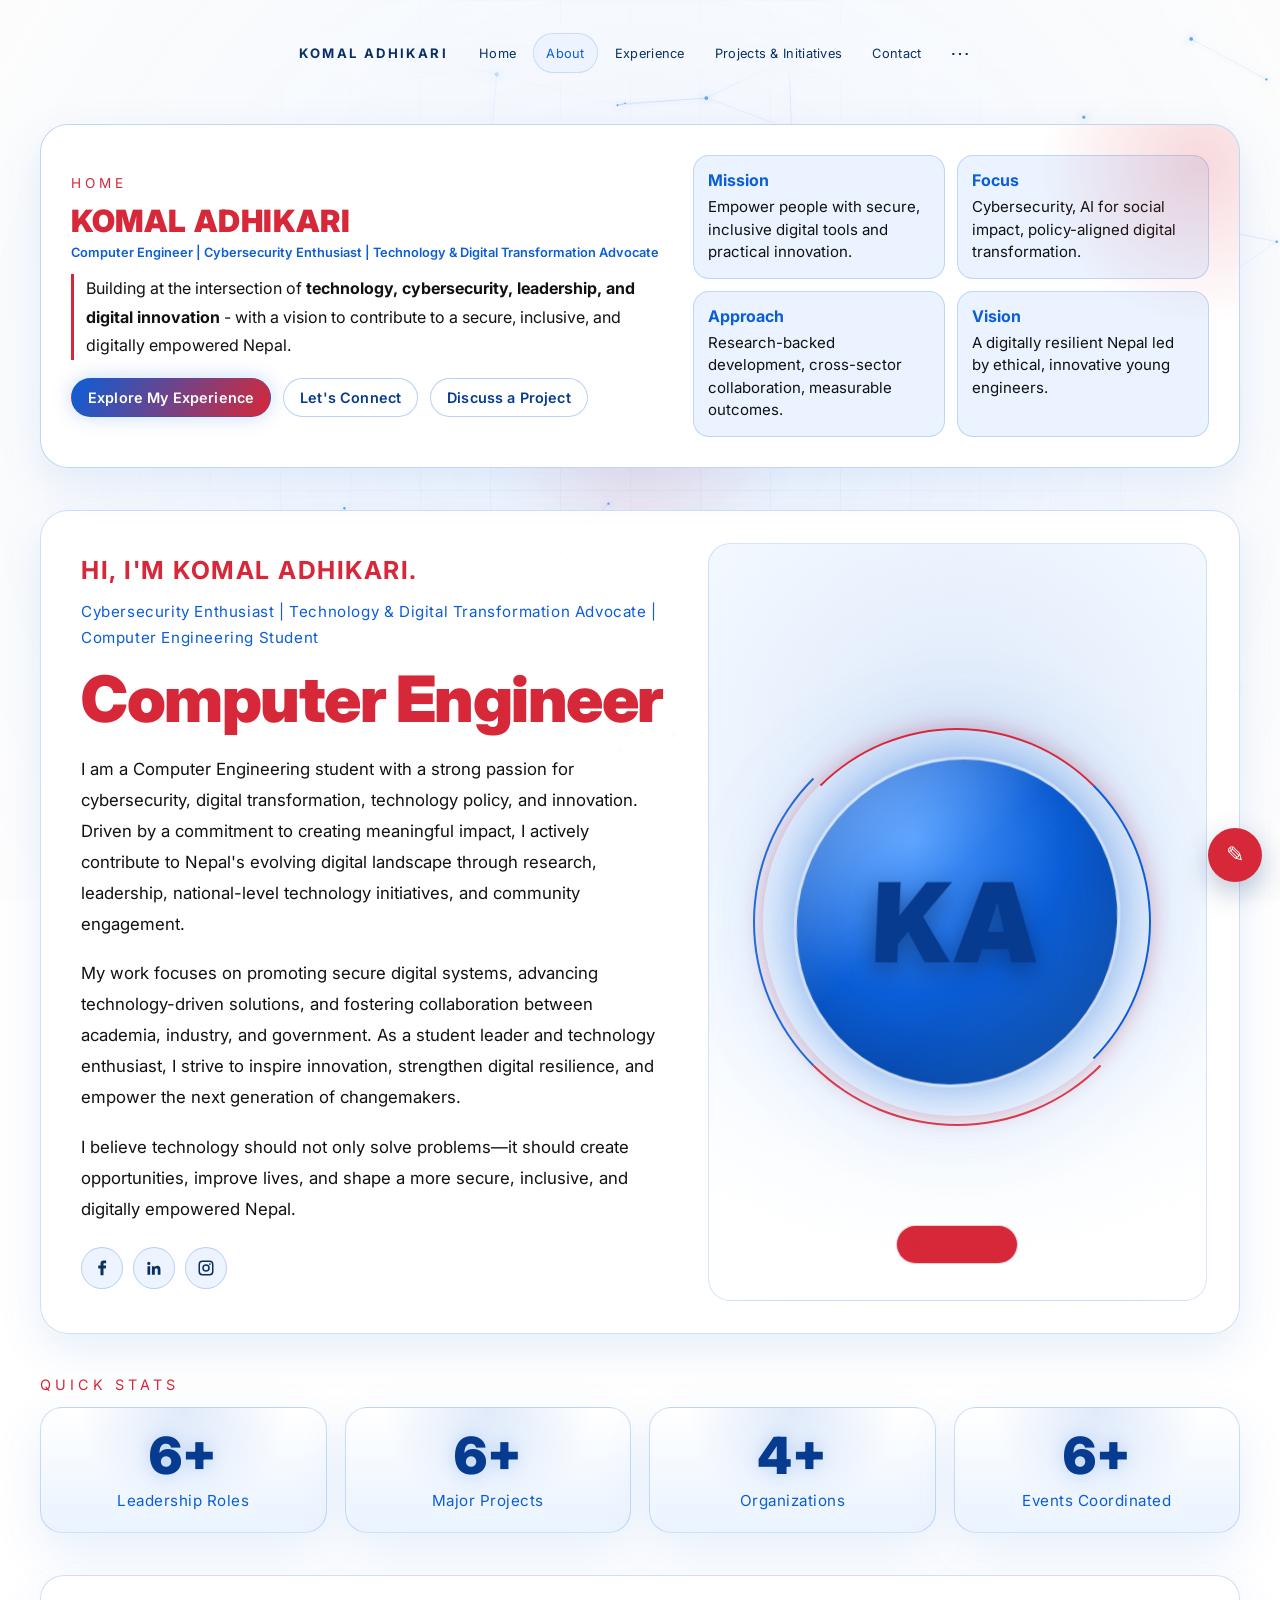
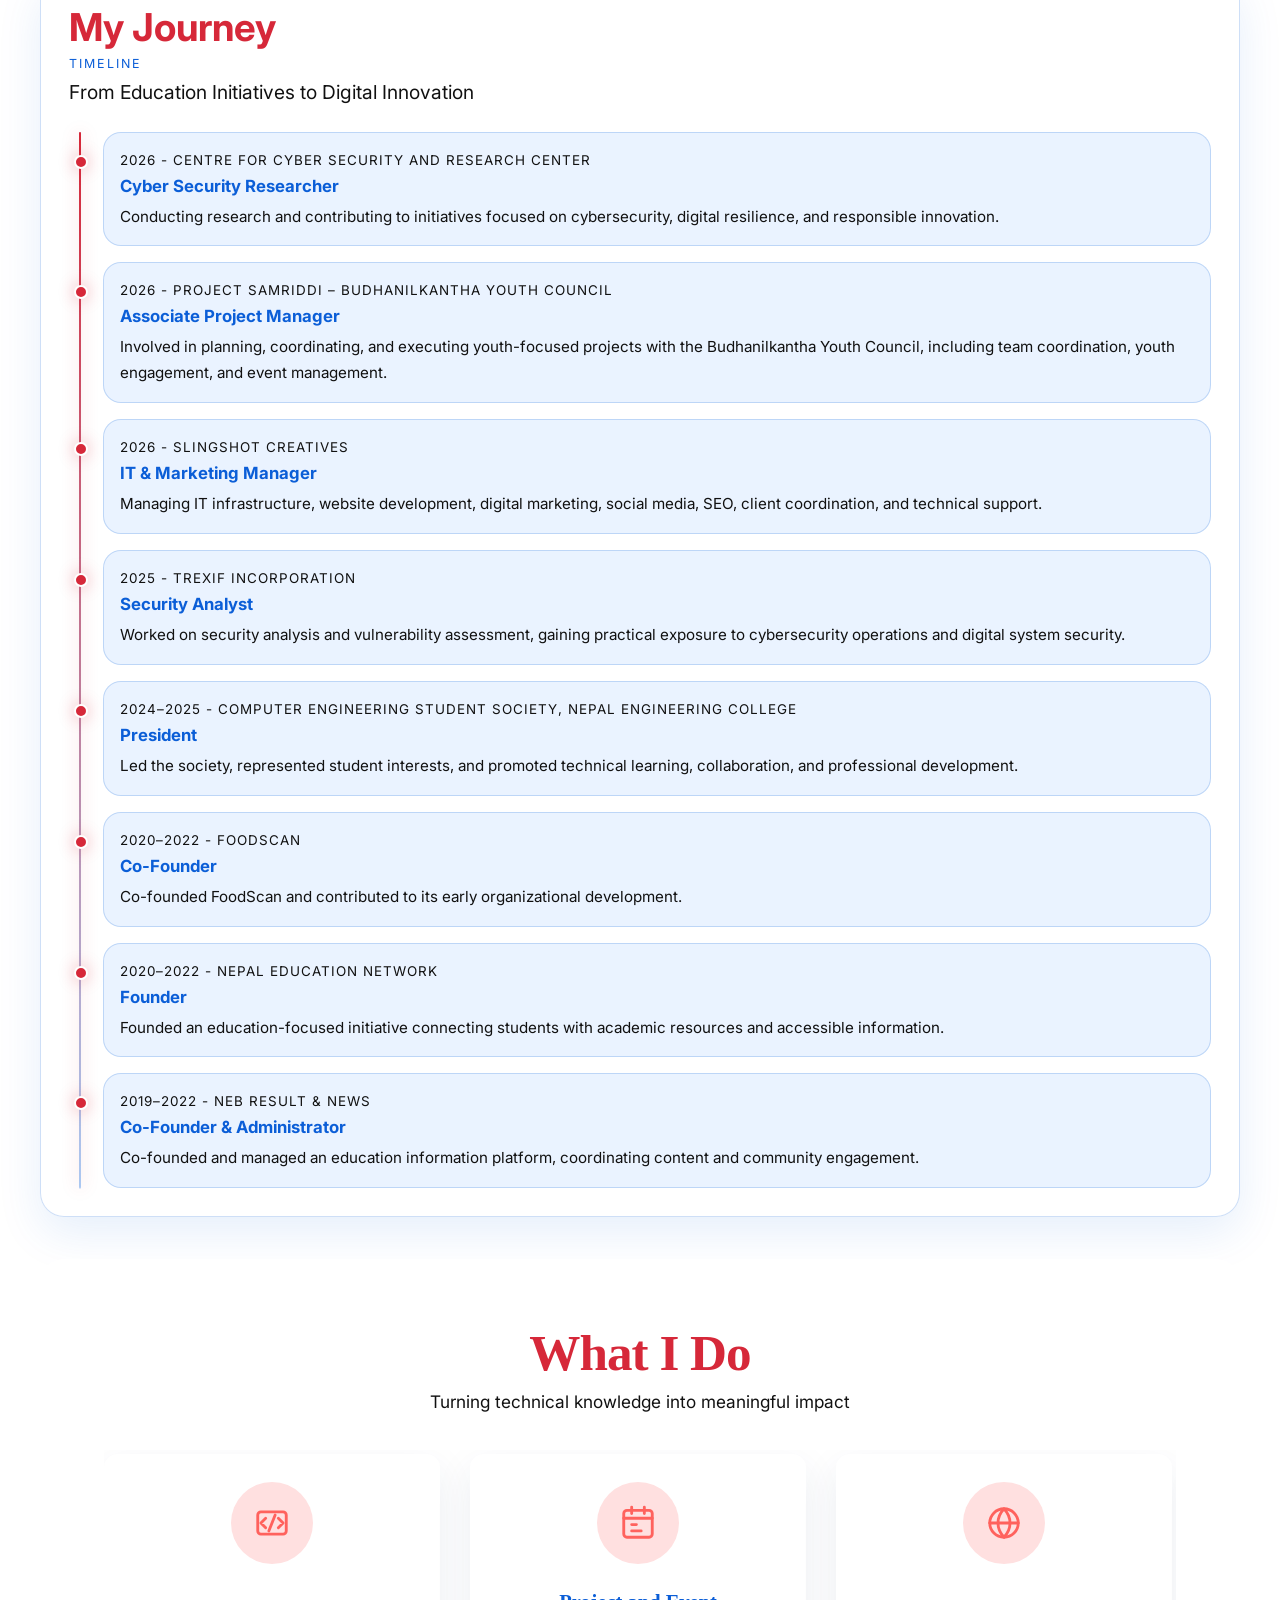
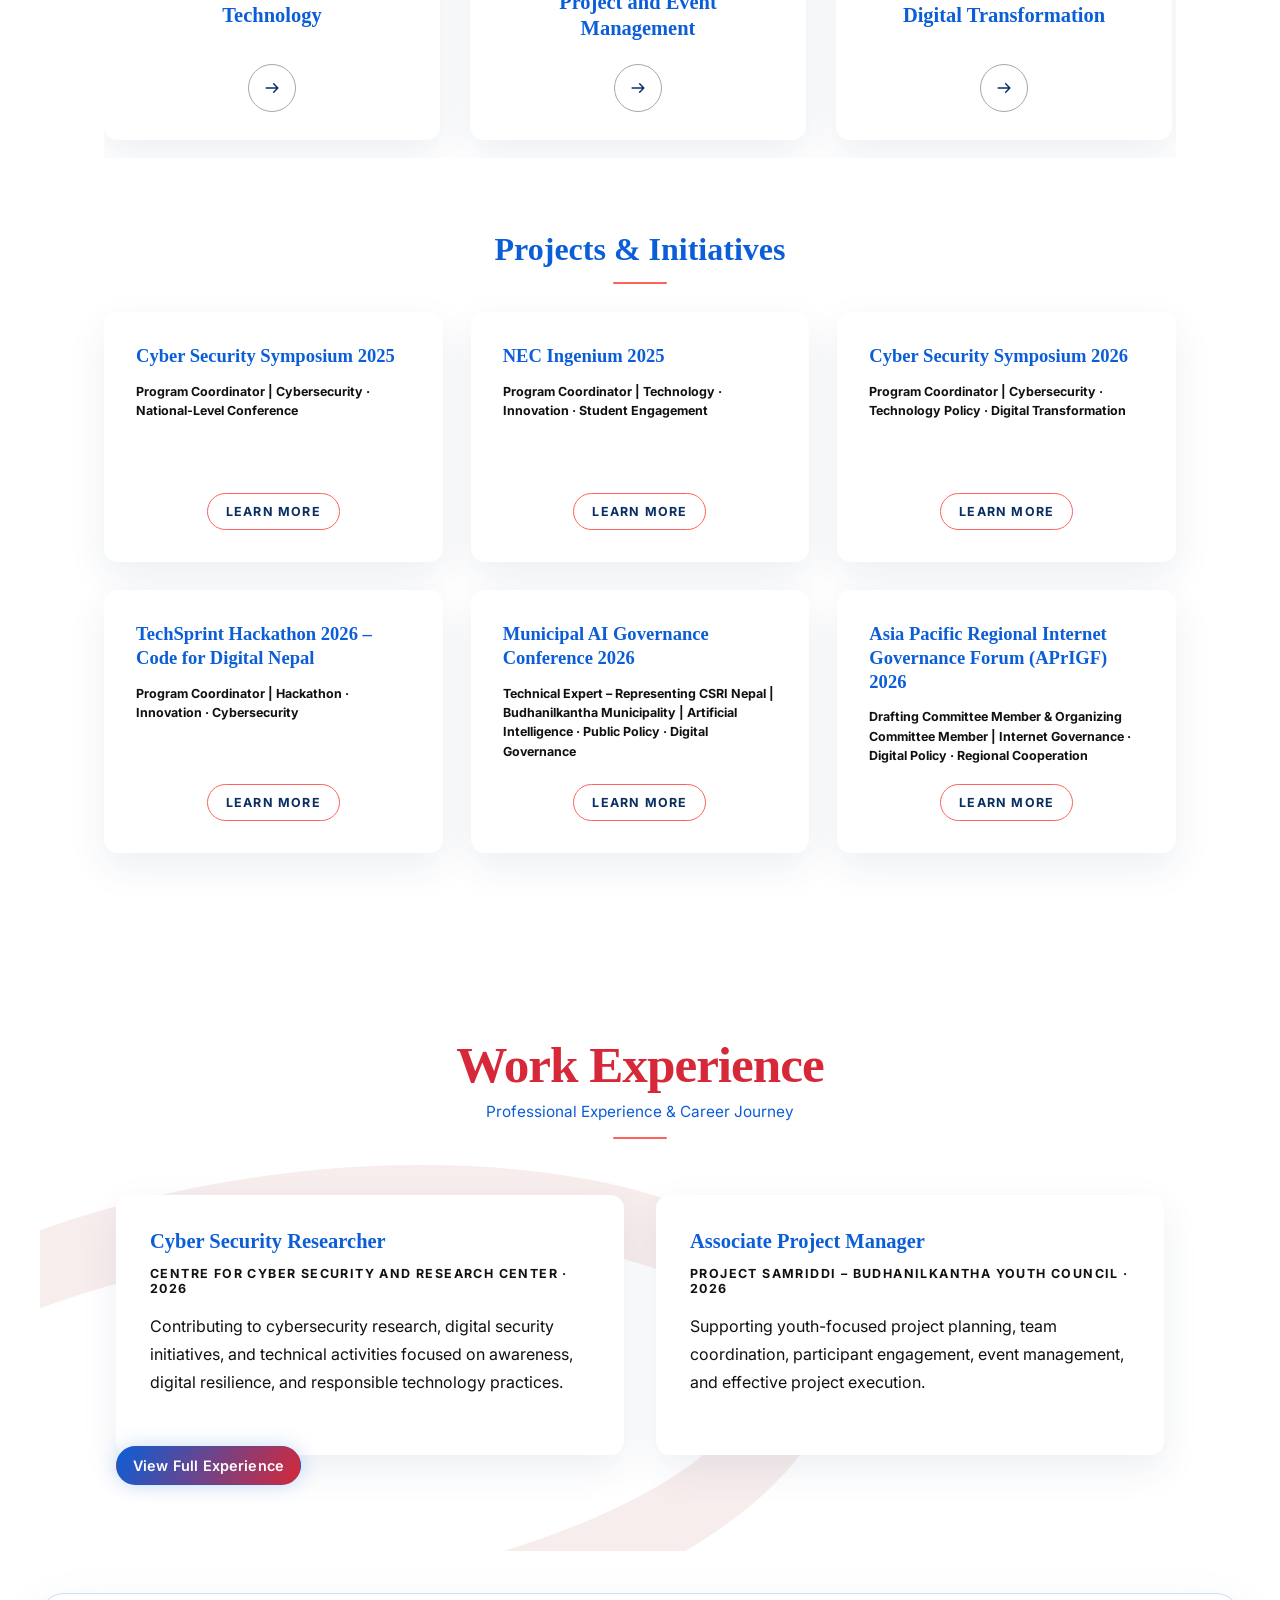
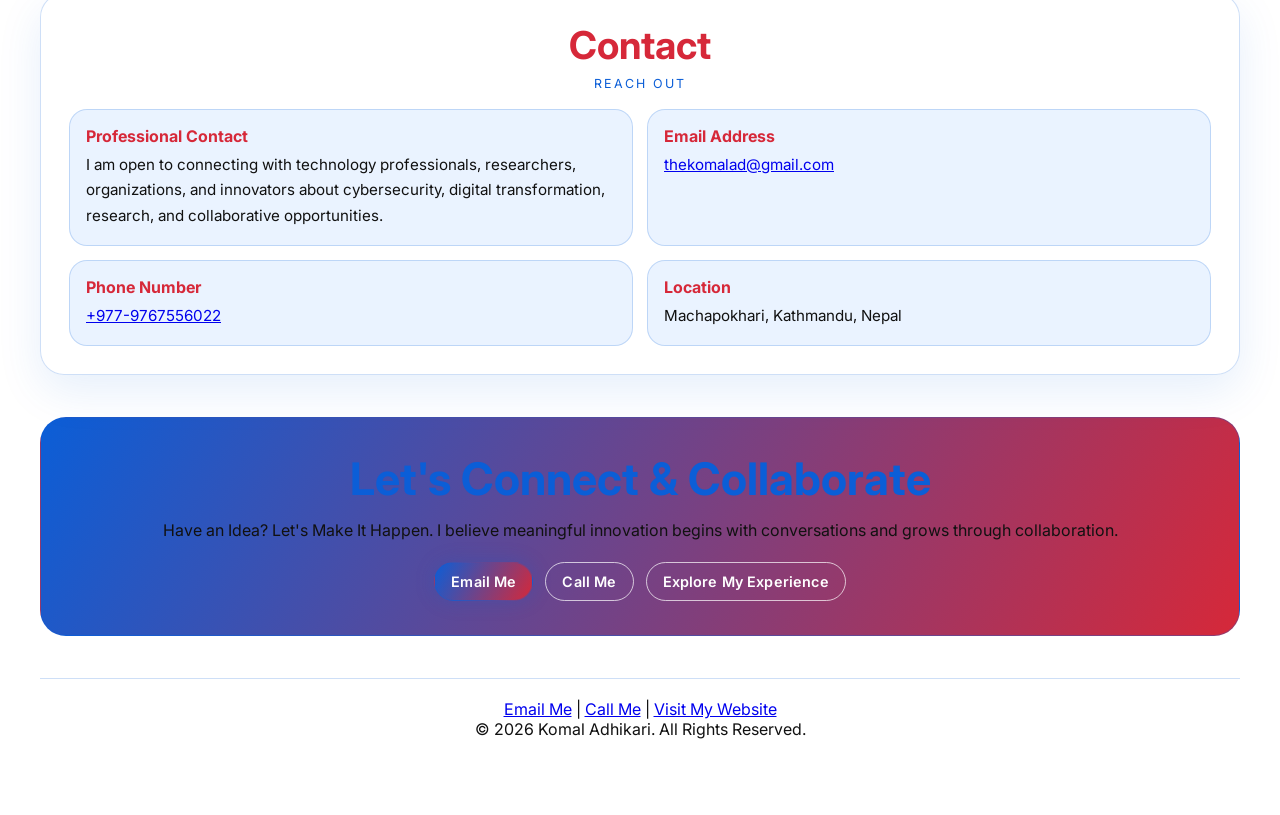
<file: portfolio/index.html>
<!DOCTYPE html>
<html lang="en">

<head>
    <meta charset="UTF-8" />
    <meta name="viewport" content="width=device-width, initial-scale=1.0" />
    <title>Komal Adhikari</title>

    <link href="https://fonts.googleapis.com/css2?family=Inter:wght@300;400;500;700;900&display=swap" rel="stylesheet">

    <style>
         :root {
            --mouse-x: 50vw;
            --mouse-y: 50vh;
            --page-bg: #ffffff;
            --surface: rgba(30, 41, 59, 0.94);
            --surface-soft: rgba(30, 41, 59, 0.82);
            --line: rgba(148, 163, 184, 0.24);
        }
        
        * {
            margin: 0;
            padding: 0;
            box-sizing: border-box;
        }
        
        html,
        body {
            width: 100%;
            min-height: 100%;
            scroll-behavior: smooth;
        }
        
        body {
            background: #ffffff;
            color: #111111;
            font-family: 'Inter', sans-serif;
            overflow-x: hidden;
            position: relative;
        }
        
         ::selection {
            background: rgba(56, 189, 248, 0.35);
            color: #f8fafc;
        }
        
        body::before {
            content: '';
            position: fixed;
            inset: 0;
            background-image: linear-gradient(rgba(255, 255, 255, 0.05) 1px, transparent 1px), linear-gradient(90deg, rgba(255, 255, 255, 0.05) 1px, transparent 1px);
            background-size: 70px 70px;
            opacity: 0.06;
            mask-image: radial-gradient(circle at center, black 25%, transparent 80%);
            pointer-events: none;
        }
        
        body::after {
            content: '';
            position: fixed;
            inset: 0;
            background: radial-gradient(circle at var(--mouse-x) var(--mouse-y), rgba(148, 163, 184, 0.07), transparent 18%);
            pointer-events: none;
            filter: blur(18px);
        }
        
        .scene {
            position: fixed;
            inset: 0;
            pointer-events: none;
            overflow: hidden;
            z-index: 0;
        }
        
        canvas {
            position: absolute;
            inset: 0;
            width: 100%;
            height: 100%;
        }
        
        .binary-layer {
            position: absolute;
            inset: 0;
            overflow: hidden;
            opacity: 0.04;
            font-family: 'Courier New', monospace;
            color: rgba(96, 165, 250, 0.95);
            user-select: none;
        }
        
        .binary {
            position: absolute;
            top: 100%;
            white-space: nowrap;
            animation: rise linear infinite;
            text-shadow: 0 0 10px rgba(59, 130, 246, 0.6);
        }
        
        @keyframes rise {
            from {
                transform: translateY(0);
                opacity: 0;
            }
            10% {
                opacity: 1;
            }
            to {
                transform: translateY(-120vh);
                opacity: 0;
            }
        }
        
        .page {
            min-height: 100vh;
            display: flex;
            flex-direction: column;
            align-items: center;
            justify-content: flex-start;
            gap: 42px;
            padding: 24px 32px 56px;
            position: relative;
            z-index: 2;
        }
        
        .top-nav {
            position: sticky;
            top: 14px;
            z-index: 20;
            width: min(1200px, 100%);
            display: flex;
            gap: 10px;
            align-items: center;
            justify-content: space-between;
            padding: 10px 14px;
            border-radius: 999px;
            background: rgba(11, 18, 35, 0.96);
            border: 1px solid var(--line);
            box-shadow: 0 10px 28px rgba(2, 6, 23, 0.28);
            backdrop-filter: blur(18px);
        }
        
        .brand {
            font-size: 0.82rem;
            letter-spacing: 2.4px;
            color: #dbeafe;
            text-transform: uppercase;
            font-weight: 700;
            white-space: nowrap;
        }
        
        .nav-links {
            display: flex;
            gap: 8px;
            overflow-x: auto;
            scrollbar-width: thin;
            padding-bottom: 2px;
        }
        
        .nav-links a {
            text-decoration: none;
            color: #bfdbfe;
            border: 1px solid rgba(191, 219, 254, 0.25);
            background: rgba(15, 23, 42, 0.72);
            border-radius: 999px;
            padding: 8px 12px;
            font-size: 0.8rem;
            letter-spacing: 0.3px;
            transition: transform 0.2s ease, background 0.2s ease, border-color 0.2s ease;
            white-space: nowrap;
        }
        
        .nav-links a:hover {
            transform: translateY(-1px);
            border-color: rgba(125, 211, 252, 0.65);
            background: rgba(30, 64, 175, 0.36);
        }
        
        .nav-links a:focus-visible,
        .btn:focus-visible,
        .subpages-nav a:focus-visible {
            outline: 2px solid #7dd3fc;
            outline-offset: 3px;
        }
        
        .section-shell {
            width: min(1200px, 100%);
            min-width: 0;
            padding: 28px;
            border-radius: 24px;
            background: #ffffff;
            border: 1px solid var(--line);
            box-shadow: 0 16px 45px rgba(2, 6, 23, 0.24);
            backdrop-filter: blur(12px);
        }
        
        .hero-section {
            display: grid;
            grid-template-columns: 1.15fr 1fr;
            gap: 28px;
            align-items: center;
            width: min(1200px, 100%);
            min-width: 0;
            padding: 30px;
            border-radius: 28px;
            background: #ffffff;
            border: 1px solid rgba(148, 163, 184, 0.3);
            position: relative;
            overflow: hidden;
        }
        
        .hero-section::before {
            content: '';
            position: absolute;
            inset: -120px -120px auto auto;
            width: 320px;
            height: 320px;
            border-radius: 50%;
            background: radial-gradient(circle, rgba(56, 189, 248, 0.34), transparent 70%);
            pointer-events: none;
        }
        
        .hero-copy h2 {
            font-size: clamp(2.2rem, 4vw, 3.9rem);
            line-height: 1.08;
            margin-bottom: 14px;
        }
        
        .home-name {
            font-size: clamp(1.5rem, 2.4vw, 2.2rem);
            line-height: 1.03;
            margin-bottom: 8px;
            color: #f8fbff;
            text-transform: uppercase;
            letter-spacing: 0.6px;
        }
        
        .home-hero-title {
            font-size: clamp(0.9rem, 1.4vw, 1.15rem);
            color: #bfdbfe;
            line-height: 1.45;
            margin-bottom: 12px;
            font-weight: 600;
        }
        
        .home-quote {
            color: #dbeafe;
            border-left: 3px solid rgba(125, 211, 252, 0.75);
            padding-left: 12px;
            margin-bottom: 16px;
            line-height: 1.8;
        }
        
        .home-intro {
            color: #cbd5e1;
            line-height: 1.85;
            margin-bottom: 20px;
        }
        
        .hero-copy p {
            color: #dbeafe;
            line-height: 1.8;
            margin-bottom: 18px;
        }
        
        .hero-actions {
            display: flex;
            gap: 12px;
            flex-wrap: wrap;
        }
        
        .btn {
            text-decoration: none;
            border-radius: 999px;
            padding: 10px 16px;
            font-weight: 600;
            font-size: 0.9rem;
            letter-spacing: 0.15px;
            border: 1px solid rgba(191, 219, 254, 0.28);
            transition: transform 0.2s ease, box-shadow 0.2s ease, border-color 0.2s ease;
        }
        
        .btn-primary {
            background: linear-gradient(120deg, #1d4ed8, #0ea5e9);
            color: #f8fafc;
            box-shadow: 0 0 20px rgba(14, 165, 233, 0.42);
        }
        
        .btn-outline {
            background: rgba(15, 23, 42, 0.72);
            color: #dbeafe;
        }
        
        .btn:hover {
            transform: translateY(-2px);
            box-shadow: 0 10px 24px rgba(2, 6, 23, 0.3);
        }
        
        .hero-mini-grid {
            display: grid;
            grid-template-columns: repeat(2, 1fr);
            gap: 12px;
        }
        
        .mini-card {
            padding: 14px;
            border-radius: 16px;
            border: 1px solid rgba(191, 219, 254, 0.22);
            background: rgba(2, 6, 23, 0.58);
            transition: transform 0.22s ease, box-shadow 0.22s ease;
        }

        .mini-card:hover {
            transform: translateY(-4px);
            box-shadow: 0 16px 36px rgba(9, 47, 99, 0.14);
        }
        
        .mini-card h3 {
            font-size: 1rem;
            margin-bottom: 6px;
            color: #bfdbfe;
        }
        
        .mini-card p {
            color: #cbd5e1;
            font-size: 0.94rem;
            line-height: 1.5;
        }
        
        .section-head {
            display: flex;
            flex-wrap: wrap;
            align-items: baseline;
            justify-content: space-between;
            gap: 10px;
            margin-bottom: 18px;
        }
        
        .section-head h2 {
            font-size: clamp(1.7rem, 3vw, 2.5rem);
            color: #eff6ff;
        }
        
        .section-head span {
            color: #93c5fd;
            letter-spacing: 2px;
            text-transform: uppercase;
            font-size: 0.78rem;
        }
        
        .chip-grid,
        .cards-grid,
        .timeline,
        .gallery-grid,
        .testimonials-grid,
        .blog-grid,
        .contact-grid,
        .certificate-grid {
            display: grid;
            gap: 14px;
        }
        
        .cards-grid {
            grid-template-columns: repeat(3, 1fr);
        }
        
        .chip-grid {
            grid-template-columns: repeat(4, 1fr);
        }
        
        .timeline {
            grid-template-columns: repeat(2, 1fr);
        }
        
        .gallery-grid {
            grid-template-columns: repeat(4, 1fr);
        }
        
        .testimonials-grid,
        .blog-grid,
        .contact-grid,
        .certificate-grid {
            grid-template-columns: repeat(2, 1fr);
        }
        
        .panel-card {
            border-radius: 18px;
            border: 1px solid rgba(191, 219, 254, 0.2);
            background: rgba(2, 6, 23, 0.58);
            padding: 16px;
            color: #dbeafe;
            transition: transform 0.2s ease, box-shadow 0.2s ease, border-color 0.2s ease, background 0.2s ease;
        }
        
        .panel-card:hover {
            transform: translateY(-4px);
            border-color: rgba(125, 211, 252, 0.5);
            background: rgba(15, 23, 42, 0.72);
            box-shadow: 0 16px 36px rgba(9, 47, 99, 0.14);
        }
        
        .panel-card h3 {
            margin-bottom: 8px;
            font-size: 1.05rem;
            color: #e0f2fe;
        }
        
        .panel-card p {
            color: #cbd5e1;
            line-height: 1.7;
            font-size: 0.95rem;
        }
        
        #services .section-head {
            margin-bottom: 22px;
            flex-direction: column;
            align-items: flex-start;
            gap: 6px;
        }
        
        .what-subtitle {
            color: #bfdbfe;
            font-size: clamp(1rem, 2vw, 1.2rem);
            line-height: 1.6;
        }
        
        .what-grid {
            display: grid;
            grid-template-columns: repeat(2, 1fr);
            gap: 14px;
        }
        
        .what-card {
            border-radius: 18px;
            border: 1px solid rgba(191, 219, 254, 0.24);
            background: linear-gradient(180deg, rgba(2, 6, 23, 0.68), rgba(2, 6, 23, 0.56));
            padding: 18px;
            opacity: 1;
            transform: translateY(0) scale(1);
            transition: opacity 0.6s ease, transform 0.6s ease, border-color 0.25s ease;
        }
        
        .what-card:hover {
            border-color: rgba(125, 211, 252, 0.75);
        }
        
        .what-card h3 {
            color: #e0f2fe;
            margin-bottom: 8px;
            font-size: 1.1rem;
        }
        
        .what-card p {
            color: #cbd5e1;
            line-height: 1.75;
            margin-bottom: 10px;
        }
        
        .what-label {
            color: #7dd3fc;
            font-size: 0.82rem;
            letter-spacing: 1px;
            text-transform: uppercase;
            margin-bottom: 8px;
            display: inline-block;
        }
        
        .what-list {
            list-style: none;
            display: grid;
            gap: 6px;
        }
        
        .what-list li {
            position: relative;
            color: #dbeafe;
            line-height: 1.5;
            padding-left: 16px;
            font-size: 0.93rem;
        }
        
        .what-list li::before {
            content: '';
            position: absolute;
            left: 0;
            top: 9px;
            width: 6px;
            height: 6px;
            border-radius: 50%;
            background: #38bdf8;
            box-shadow: 0 0 12px rgba(56, 189, 248, 0.9);
        }
        
        .focus-boxes {
            display: flex;
            flex-wrap: wrap;
            gap: 8px;
        }
        
        .focus-box {
            padding: 7px 10px;
            border-radius: 10px;
            border: 1px solid rgba(125, 211, 252, 0.45);
            background: rgba(30, 64, 175, 0.22);
            color: #dbeafe;
            font-size: 0.86rem;
            line-height: 1.2;
            white-space: nowrap;
        }
        
        #services.in-view .what-card {
            opacity: 1;
            transform: translateY(0) scale(1);
            transition-delay: calc(var(--step) * 110ms + 120ms);
        }
        
        .what-subpages {
            margin-top: 24px;
            padding-top: 20px;
            border-top: 1px solid rgba(191, 219, 254, 0.2);
            display: grid;
            gap: 16px;
        }
        
        .subpages-nav {
            display: flex;
            flex-wrap: wrap;
            gap: 8px;
        }
        
        .subpages-nav a {
            text-decoration: none;
            color: #dbeafe;
            border: 1px solid rgba(125, 211, 252, 0.45);
            background: rgba(30, 64, 175, 0.2);
            padding: 7px 10px;
            border-radius: 10px;
            font-size: 0.84rem;
        }
        
        .subpage-block {
            border-radius: 18px;
            border: 1px solid rgba(191, 219, 254, 0.22);
            background: rgba(2, 6, 23, 0.54);
            padding: 16px;
            opacity: 0;
            transform: translateY(20px);
            transition: opacity 0.6s ease, transform 0.6s ease;
        }
        
        #services.in-view .subpage-block {
            opacity: 1;
            transform: translateY(0);
        }
        
        .subpage-head {
            margin-bottom: 12px;
            display: flex;
            justify-content: space-between;
            align-items: baseline;
            gap: 8px;
            flex-wrap: wrap;
        }
        
        .subpage-head h3 {
            color: #eff6ff;
            font-size: 1.2rem;
        }
        
        #journey .section-head {
            margin-bottom: 24px;
            flex-direction: column;
            align-items: flex-start;
            gap: 6px;
        }
        
        .journey-subtitle {
            color: #bfdbfe;
            font-size: clamp(1rem, 2vw, 1.2rem);
            line-height: 1.6;
        }
        
        .journey-timeline {
            position: relative;
            padding-left: 34px;
            display: grid;
            gap: 16px;
        }
        
        .journey-timeline::before {
            content: '';
            position: absolute;
            left: 10px;
            top: 0;
            bottom: 0;
            width: 2px;
            background: rgba(59, 130, 246, 0.28);
            border-radius: 999px;
        }
        
        .journey-progress {
            position: absolute;
            left: 10px;
            top: 0;
            width: 2px;
            height: 100%;
            border-radius: 999px;
            background: linear-gradient(180deg, rgba(125, 211, 252, 1), rgba(14, 165, 233, 0.1));
            transform-origin: top;
            transform: scaleY(0);
            box-shadow: 0 0 16px rgba(56, 189, 248, 0.55);
        }
        
        .journey-item {
            position: relative;
            opacity: 0;
            transform: translateY(26px);
            transition: opacity 0.6s ease, transform 0.6s ease;
        }
        
        .journey-item::before {
            content: '';
            position: absolute;
            left: -30px;
            top: 22px;
            width: 10px;
            height: 10px;
            border-radius: 50%;
            background: #38bdf8;
            box-shadow: 0 0 16px rgba(56, 189, 248, 0.8);
            border: 2px solid rgba(191, 219, 254, 0.95);
        }
        
        #journey.in-view .journey-progress {
            animation: growJourneyLine 1.6s ease forwards;
        }
        
        #journey.in-view .journey-item {
            opacity: 1;
            transform: translateY(0);
            transition-delay: calc(var(--step) * 130ms + 180ms);
        }
        
        .journey-year {
            display: inline-block;
            margin-bottom: 8px;
            color: #7dd3fc;
            letter-spacing: 1px;
            font-size: 0.84rem;
            text-transform: uppercase;
        }
        
        @keyframes growJourneyLine {
            from {
                transform: scaleY(0);
            }
            to {
                transform: scaleY(1);
            }
        }
        
        .chip {
            border-radius: 14px;
            border: 1px solid rgba(191, 219, 254, 0.2);
            background: rgba(2, 6, 23, 0.58);
            padding: 12px;
            text-align: center;
            color: #dbeafe;
            font-size: 0.92rem;
        }
        
        .cta {
            width: min(1200px, 100%);
            padding: 34px;
            border-radius: 26px;
            background: linear-gradient(120deg, rgba(2, 132, 199, 0.6), rgba(29, 78, 216, 0.65));
            border: 1px solid rgba(147, 197, 253, 0.38);
            text-align: center;
        }
        
        .cta h2 {
            font-size: clamp(1.8rem, 3.5vw, 3rem);
            margin-bottom: 10px;
        }
        
        .cta p {
            color: #dbeafe;
            margin-bottom: 18px;
            line-height: 1.75;
        }
        
        .contact-item strong {
            color: #bae6fd;
            display: block;
            margin-bottom: 6px;
        }
        
        .site-footer {
            width: min(1200px, 100%);
            text-align: center;
            color: #94a3b8;
            padding: 20px;
            border-top: 1px solid rgba(191, 219, 254, 0.2);
        }
        
        .about-card {
            width: min(1200px, 100%);
            display: grid;
            grid-template-columns: 1.2fr 1fr;
            gap: 36px;
            padding: 32px;
            background: var(--surface);
            border: 1px solid var(--line);
            border-radius: 28px;
            box-shadow: 0 24px 65px rgba(2, 6, 23, 0.3);
        }
        
        .profile-panel {
            min-height: 520px;
            display: grid;
            place-items: center;
            position: relative;
            border-radius: 22px;
            background: radial-gradient(circle at 50% 28%, rgba(59, 130, 246, 0.26), rgba(8, 13, 35, 0.3) 48%, transparent 85%);
            border: 1px solid rgba(255, 255, 255, 0.1);
            overflow: hidden;
        }
        
        .profile-panel::before {
            content: '';
            position: absolute;
            inset: 0;
            background: radial-gradient(circle at center, rgba(96, 165, 250, 0.1), transparent 62%);
            pointer-events: none;
        }
        
        .profile-3d {
            width: min(360px, 82%);
            aspect-ratio: 1/1;
            position: relative;
            border-radius: 50%;
            transform-style: preserve-3d;
            animation: avatarFloat 5s ease-in-out infinite;
            filter: drop-shadow(0 0 36px rgba(59, 130, 246, 0.55));
        }
        
        .profile-3d::before,
        .profile-3d::after {
            content: '';
            position: absolute;
            inset: -14px;
            border-radius: 50%;
            border: 2px solid transparent;
            pointer-events: none;
        }
        
        .profile-3d::before {
            border-top-color: rgba(56, 189, 248, 0.95);
            border-right-color: rgba(59, 130, 246, 0.88);
            animation: spinRing 4s linear infinite;
            box-shadow: 0 0 22px rgba(59, 130, 246, 0.65);
        }
        
        .profile-3d::after {
            inset: -24px;
            border-left-color: rgba(125, 211, 252, 0.75);
            border-bottom-color: rgba(14, 165, 233, 0.75);
            animation: spinRingReverse 7s linear infinite;
            opacity: 0.9;
        }
        
        .profile-core {
            position: absolute;
            inset: 12px;
            border-radius: 50%;
            display: grid;
            place-items: center;
            background: radial-gradient(circle at 35% 25%, #4d9aff, #0b5ed7 48%, #073b8f 100%);
            border: 3px solid rgba(191, 219, 254, 0.45);
            box-shadow: inset 0 0 45px rgba(0, 0, 0, 0.25), 0 0 36px rgba(14, 165, 233, 0.45);
            transform: rotateY(-14deg) rotateX(10deg);
            animation: portraitTilt 6s ease-in-out infinite;
        }
        
        .profile-core::before {
            content: 'KA';
            position: relative;
            z-index: 1;
            color: #eff6ff;
            font-size: clamp(4rem, 9vw, 7rem);
            font-weight: 900;
            letter-spacing: 3px;
            text-shadow: 0 8px 24px rgba(2, 6, 23, 0.35);
        }
        
        .profile-core::after {
            content: '';
            position: absolute;
            inset: 0;
            border-radius: 50%;
            background: linear-gradient(135deg, rgba(255, 255, 255, 0.34), transparent 42%, transparent 64%, rgba(59, 130, 246, 0.22));
            mix-blend-mode: screen;
        }
        
        .profile-badge {
            position: absolute;
            left: 50%;
            bottom: 36px;
            transform: translateX(-50%);
            z-index: 1;
            padding: 10px 14px;
            border-radius: 999px;
            background: rgba(5, 8, 22, 0.6);
            border: 1px solid rgba(255, 255, 255, 0.12);
            font-size: 0.9rem;
            letter-spacing: 2px;
            color: #bfdbfe;
        }

        .profile-upload-wrap {
            position: absolute;
            top: 24px;
            left: 24px;
            z-index: 2;
            display: grid;
            width: min(280px, 46%);
            justify-items: start;
            gap: 6px;
        }

        .profile-upload-input {
            position: absolute;
            width: 1px;
            height: 1px;
            padding: 0;
            margin: -1px;
            overflow: hidden;
            clip: rect(0, 0, 0, 0);
            white-space: nowrap;
            border: 0;
        }

        .profile-upload-label {
            padding: 9px 16px;
            border: 1px solid rgba(11, 94, 215, 0.28);
            border-radius: 999px;
            background: #ffffff;
            color: var(--theme-blue-dark);
            font-size: 0.9rem;
            font-weight: 700;
            cursor: pointer;
            transition: transform 0.2s ease, box-shadow 0.2s ease;
        }

        .profile-upload-label:hover,
        .profile-upload-wrap:focus-within .profile-upload-label {
            transform: translateY(-2px);
            box-shadow: 0 8px 20px rgba(11, 94, 215, 0.18);
        }

        .profile-photo-status {
            max-width: 290px;
            margin: 0;
            color: var(--theme-blue-dark);
            font-size: 0.75rem;
            line-height: 1.4;
            text-align: left;
        }
        
        @keyframes avatarFloat {
            0%,
            100% {
                transform: translateY(0) rotateZ(0deg);
            }
            50% {
                transform: translateY(-10px) rotateZ(1.2deg);
            }
        }
        
        .text-panel {
            display: flex;
            flex-direction: column;
            justify-content: center;
            padding: 12px 8px;
        }
        
        .eyebrow {
            color: #60a5fa;
            text-transform: uppercase;
            letter-spacing: 4px;
            font-size: 0.85rem;
            margin-bottom: 14px;
        }
        
        .text-panel>.eyebrow {
            font-size: clamp(1.15rem, 2vw, 1.55rem);
            letter-spacing: 1.5px;
            font-weight: 700;
        }
        
        .about-tagline {
            color: #bfdbfe;
            font-size: 0.95rem;
            letter-spacing: 0.6px;
            line-height: 1.7;
            margin-bottom: 14px;
        }
        
        h1 {
            font-size: clamp(2.4rem, 5vw, 4.6rem);
            line-height: 1.05;
            font-weight: 900;
            margin-bottom: 22px;
        }
        
        .text-panel p {
            font-size: 1.05rem;
            line-height: 1.85;
            color: #d1d5db;
            margin-bottom: 18px;
            max-width: 62ch;
        }
        
        .social-links {
            display: flex;
            align-items: center;
            gap: 10px;
            margin-top: 4px;
        }
        
        .social-link {
            width: 42px;
            height: 42px;
            display: grid;
            place-items: center;
            border: 1px solid rgba(11, 94, 215, 0.24);
            border-radius: 50%;
            background: rgba(237, 244, 255, 0.92);
            color: #092F63;
            text-decoration: none;
            transition: transform 0.2s ease, border-color 0.2s ease, background 0.2s ease, color 0.2s ease;
        }
        
        .social-link:hover {
            transform: translateY(-3px);
            border-color: #FF625D;
            background: #FFF0F0;
            color: #D62839;
        }
        
        .social-link svg {
            width: 18px;
            height: 18px;
            fill: currentColor;
        }
        
        .text-panel h1 {
            letter-spacing: -1.5px;
        }
        
        .quick-stats {
            width: min(1200px, 100%);
        }
        
        .stats-title {
            margin-bottom: 14px;
            color: #93c5fd;
            font-size: 0.9rem;
            text-transform: uppercase;
            letter-spacing: 4px;
        }
        
        .stats-grid {
            display: grid;
            grid-template-columns: repeat(4, 1fr);
            gap: 18px;
        }
        
        .stat-card {
            position: relative;
            padding: 22px 18px;
            border-radius: 22px;
            background: linear-gradient(180deg, rgba(255, 255, 255, 0.08), rgba(255, 255, 255, 0.04));
            border: 1px solid rgba(255, 255, 255, 0.12);
            backdrop-filter: blur(14px);
            box-shadow: 0 18px 50px rgba(0, 0, 0, 0.28);
            overflow: hidden;
            text-align: center;
            transition: transform 0.22s ease, box-shadow 0.22s ease;
        }

        .stat-card:hover {
            transform: translateY(-4px);
            box-shadow: 0 22px 56px rgba(9, 47, 99, 0.2);
        }
        
        .stat-card::before {
            content: '';
            position: absolute;
            inset: 0;
            background: radial-gradient(circle at top, rgba(59, 130, 246, 0.22), transparent 55%);
            opacity: 0.9;
            pointer-events: none;
        }
        
        .stat-value {
            position: relative;
            z-index: 1;
            font-size: clamp(2rem, 4vw, 3.2rem);
            font-weight: 900;
            line-height: 1;
            color: #ffffff;
            text-shadow: 0 0 18px rgba(59, 130, 246, 0.35);
        }
        
        .stat-label {
            position: relative;
            z-index: 1;
            margin-top: 10px;
            color: #cbd5e1;
            font-size: 0.95rem;
            letter-spacing: 0.5px;
        }
        
        @media (max-width: 900px) {
            .page {
                gap: 24px;
                padding: 14px;
            }
            .top-nav {
                top: 8px;
                padding: 6px 0;
                border: 0;
                border-radius: 0;
                background: transparent;
                box-shadow: none;
                flex-direction: row;
                align-items: center;
            }
            .about-card {
                grid-template-columns: 1fr;
                padding: 18px;
            }
            .hero-section {
                grid-template-columns: 1fr;
                padding: 20px;
            }
            .cards-grid,
            .chip-grid,
            .timeline,
            .what-grid,
            .gallery-grid,
            .testimonials-grid,
            .blog-grid,
            .contact-grid,
            .certificate-grid {
                grid-template-columns: 1fr 1fr;
            }
            .profile-panel {
                min-height: 360px;
            }
            .stats-grid {
                grid-template-columns: repeat(2, 1fr);
            }
        }
        
        @media (max-width: 600px) {
            .page {
                padding: 12px;
            }
            .top-nav {
                position: relative;
                top: 0;
            }
            .nav-links {
                width: 100%;
                min-width: 0;
            }
            .section-shell,
            .cta {
                padding: 18px;
            }
            .home-name {
                overflow-wrap: anywhere;
            }
            .hero-section {
                padding: 18px;
            }
            .hero-copy,
            .panel-card,
            .mini-card {
                min-width: 0;
            }
            .hero-mini-grid,
            .stats-grid,
            .cards-grid,
            .chip-grid,
            .timeline,
            .what-grid,
            .gallery-grid,
            .testimonials-grid,
            .blog-grid,
            .contact-grid,
            .certificate-grid {
                grid-template-columns: 1fr;
            }
            .text-panel p {
                font-size: 1rem;
            }
            .brand {
                text-align: center;
            }
            .journey-timeline {
                padding-left: 28px;
            }
            .journey-item::before {
                left: -24px;
            }
        }
        /* Premium services-card layout */
        
        #services {
            background: #FFFFFF;
            border: 0;
            border-radius: 24px;
            box-shadow: none;
            padding: clamp(36px, 5vw, 64px);
        }
        
        #services .section-head {
            align-items: center;
            margin-bottom: 34px;
            text-align: center;
        }
        
        #services .section-head h2 {
            color: #092F63;
            font-family: Georgia, 'Times New Roman', serif;
            font-size: clamp(2rem, 4vw, 3.2rem);
            letter-spacing: -1px;
        }
        
        #services .section-head span {
            display: none;
        }
        
        #services .what-subtitle {
            color: #333333;
            font-family: 'Inter', sans-serif;
            font-size: clamp(0.95rem, 1.5vw, 1.08rem);
        }
        
        #services .what-grid {
            display: flex;
            grid-template-columns: none;
            gap: clamp(18px, 2.5vw, 30px);
            overflow-x: auto;
            overscroll-behavior-inline: contain;
            scroll-snap-type: x mandatory;
            scroll-behavior: smooth;
            padding: 4px 2px 18px;
            scrollbar-width: thin;
            scrollbar-color: #E9BEBE transparent;
        }
        
        #services .what-card {
            flex: 0 0 calc((100% - clamp(36px, 5vw, 60px)) / 3);
            min-height: 275px;
            display: flex;
            flex-direction: column;
            align-items: center;
            text-align: center;
            border: 0;
            border-radius: 14px;
            background: #FFFFFF;
            padding: 28px 26px;
            box-shadow: 0 14px 38px rgba(9, 47, 99, 0.08);
            opacity: 1;
            transform: none;
            transition: transform 0.25s ease, box-shadow 0.25s ease;
            scroll-snap-align: start;
            animation: serviceCardIn 0.72s ease both;
            animation-delay: calc(var(--step) * 90ms);
        }
        
        #services .what-card:hover {
            transform: translateY(-5px);
            border: 0;
            box-shadow: 0 18px 44px rgba(9, 47, 99, 0.12);
        }
        
        @keyframes serviceCardIn {
            from {
                opacity: 0;
                transform: translateX(-28px);
            }
            to {
                opacity: 1;
                transform: translateX(0);
            }
        }
        
        #services .service-icon {
            width: 82px;
            height: 82px;
            flex: 0 0 82px;
            display: grid;
            place-items: center;
            margin-bottom: 16px;
            border-radius: 50%;
            background: #FFE0E0;
            color: #FF625D;
        }
        
        #services .service-icon svg {
            width: 38px;
            height: 38px;
            fill: none;
            stroke: currentColor;
            stroke-width: 1.8;
            stroke-linecap: round;
            stroke-linejoin: round;
        }
        
        #services .what-card h3 {
            min-height: 72px;
            display: flex;
            align-items: center;
            justify-content: center;
            width: 100%;
            max-width: 260px;
            margin: 0 0 12px;
            color: #092F63;
            font-family: Georgia, 'Times New Roman', serif;
            font-size: clamp(1.1rem, 1.6vw, 1.4rem);
            line-height: 1.25;
        }
        
        #services .what-card p {
            max-width: 290px;
            margin: 0;
            color: #333333;
            font-family: 'Inter', sans-serif;
            font-size: 0.96rem;
            line-height: 1.75;
        }
        
        #services .what-label,
        #services .focus-boxes {
            display: flex;
        }
        
        #services .what-label {
            margin: 18px 0 9px;
            color: #FF625D;
            font-family: 'Inter', sans-serif;
            font-size: 0.72rem;
            font-weight: 700;
            letter-spacing: 1.4px;
        }
        
        #services .focus-boxes {
            max-width: 280px;
            justify-content: center;
            gap: 7px;
        }
        
        #services .focus-box {
            border: 1px solid #F3D6D6;
            background: #FFFFFF;
            color: #092F63;
            padding: 6px 8px;
            border-radius: 999px;
            font-size: 0.76rem;
            line-height: 1.2;
            white-space: normal;
        }
        
        #services .service-arrow {
            width: 48px;
            height: 48px;
            display: grid;
            place-items: center;
            margin-top: auto;
            border: 1.5px solid #A8A8A8;
            border-radius: 50%;
            color: #092F63;
            text-decoration: none;
            transition: background 0.25s ease, color 0.25s ease, border-color 0.25s ease;
        }
        
        #services .service-arrow svg {
            width: 20px;
            height: 20px;
            fill: none;
            stroke: currentColor;
            stroke-width: 1.8;
            stroke-linecap: round;
            stroke-linejoin: round;
        }
        
        #services .service-arrow:hover {
            background: #FF625D;
            border-color: #FF625D;
            color: #FFFFFF;
        }
        
        #services .what-subpages {
            display: none;
        }
        
        #services .projects-initiatives {
            margin-top: clamp(46px, 6vw, 72px);
        }
        
        #services .projects-heading {
            margin-bottom: 28px;
            text-align: center;
        }
        
        #services .projects-heading h3 {
            color: #092F63;
            font-family: Georgia, 'Times New Roman', serif;
            font-size: clamp(1.5rem, 2.5vw, 2rem);
            line-height: 1.2;
        }
        
        #services .projects-heading::after {
            content: '';
            display: block;
            width: 54px;
            height: 2px;
            margin: 14px auto 0;
            border-radius: 999px;
            background: #FF625D;
        }
        
        #services .projects-grid {
            display: grid;
            grid-template-columns: repeat(3, minmax(0, 1fr));
            gap: clamp(18px, 2.5vw, 28px);
        }
        
        #services .project-card {
            min-height: 250px;
            display: flex;
            flex-direction: column;
            border: 0;
            border-radius: 14px;
            background: #FFFFFF;
            padding: clamp(24px, 2.5vw, 32px);
            box-shadow: 0 14px 38px rgba(9, 47, 99, 0.08);
            opacity: 1;
            transform: none;
            transition: transform 0.22s ease, box-shadow 0.22s ease;
        }

        #services .project-card:hover {
            transform: translateY(-4px);
            box-shadow: 0 20px 46px rgba(9, 47, 99, 0.15);
        }
        
        #services .project-card h4 {
            margin: 0 0 14px;
            color: #FF625D;
            font-family: Georgia, 'Times New Roman', serif;
            font-size: clamp(1.05rem, 1.45vw, 1.3rem);
            line-height: 1.28;
        }
        
        #services .project-card .project-meta {
            margin-bottom: 18px;
            color: #092F63;
            font-family: 'Inter', sans-serif;
            font-size: 0.78rem;
            font-weight: 700;
            line-height: 1.55;
        }
        
        #services .project-card p {
            margin: 0;
            color: #333333;
            font-family: 'Inter', sans-serif;
            font-size: 0.94rem;
            line-height: 1.75;
        }
        
        #services .project-card .project-link {
            width: fit-content;
            margin: auto auto 0;
            padding: 10px 18px;
            border: 1.5px solid #FF625D;
            border-radius: 999px;
            color: #092F63;
            font-family: 'Inter', sans-serif;
            font-size: 0.78rem;
            font-weight: 700;
            letter-spacing: 1.2px;
            text-decoration: none;
            text-transform: uppercase;
            transition: background 0.25s ease, color 0.25s ease;
        }
        
        #services .project-card .project-link:hover {
            background: #FF625D;
            color: #FFFFFF;
        }

        @media (max-width: 900px) {
            #services .what-grid {
                grid-template-columns: none;
            }
            #services .what-card {
                flex-basis: calc((100% - 20px) / 2);
            }
            #services .projects-grid {
                grid-template-columns: repeat(2, minmax(0, 1fr));
            }
        }
        
        @media (max-width: 600px) {
            #services {
                padding: 34px 16px;
            }
            #services .what-grid {
                grid-template-columns: none;
            }
            #services .what-card {
                flex-basis: 100%;
                min-height: 250px;
                padding: 26px 24px;
            }
            #services .projects-grid {
                grid-template-columns: 1fr;
            }
            #services .project-card {
                min-height: 230px;
            }
        }
        /* Clean professional header navigation */
        
        .top-nav {
            min-height: 58px;
            display: flex;
            width: fit-content;
            max-width: calc(100% - 24px);
            justify-content: center;
            align-items: center;
            gap: 18px;
            padding: 6px 0;
            border: 0;
            border-radius: 0;
            background: transparent;
            box-shadow: none;
        }
        
        .top-nav .brand {
            justify-self: start;
            color: #092F63;
        }
        
        .top-nav .nav-links {
            justify-self: center;
            align-items: center;
            gap: 4px;
            overflow: visible;
            padding: 0;
        }
        
        .top-nav .nav-links>a {
            min-height: 40px;
            display: inline-flex;
            align-items: center;
            border: 1px solid transparent;
            background: transparent;
            color: #092F63;
            border-radius: 999px;
            transition: color 0.2s ease, background 0.2s ease, border-color 0.2s ease;
        }
        
        .top-nav .nav-links>a:hover,
        .top-nav .nav-links>a.active {
            border-color: rgba(11, 94, 215, 0.16);
            background: rgba(237, 244, 255, 0.92);
            color: #0B5ED7;
        }
        
        .top-nav .menu-toggle {
            display: none;
            justify-self: end;
            width: 42px;
            height: 42px;
            border: 0;
            background: transparent;
            color: #092F63;
            cursor: pointer;
        }
        
        .top-nav .more-menu {
            position: relative;
            display: flex;
            align-items: center;
        }
        
        .top-nav .more-toggle {
            width: 42px;
            height: 40px;
            border: 1px solid transparent;
            border-radius: 999px;
            background: transparent;
            color: #092F63;
            font-size: 1.25rem;
            cursor: pointer;
        }
        
        .top-nav .more-toggle:hover,
        .top-nav .more-toggle.active,
        .top-nav .more-menu.open .more-toggle {
            border-color: rgba(11, 94, 215, 0.16);
            background: rgba(237, 244, 255, 0.92);
            color: #0B5ED7;
        }
        
        .top-nav .more-panel {
            position: absolute;
            top: calc(100% + 10px);
            right: 0;
            min-width: 170px;
            display: grid;
            gap: 4px;
            padding: 8px;
            border: 1px solid rgba(11, 94, 215, 0.14);
            border-radius: 12px;
            background: rgba(255, 255, 255, 0.98);
            box-shadow: 0 14px 34px rgba(9, 47, 99, 0.12);
            opacity: 0;
            visibility: hidden;
            transform: translateY(-6px);
            transition: opacity 0.2s ease, transform 0.2s ease, visibility 0.2s ease;
        }
        
        .top-nav .more-menu.open .more-panel {
            opacity: 1;
            visibility: visible;
            transform: translateY(0);
        }
        
        .top-nav .more-panel a {
            padding: 10px 12px;
            border-radius: 8px;
            color: #092F63;
            font-size: 0.84rem;
            text-decoration: none;
        }
        
        .top-nav .more-panel a:hover {
            background: #FFF0F0;
            color: #D62839;
        }
        
        @media (max-width: 900px) {
            .top-nav {
                width: 100%;
                max-width: 100%;
                justify-content: space-between;
            }
            .top-nav .menu-toggle {
                display: inline-flex;
                align-items: center;
                justify-content: center;
            }
            .top-nav .nav-links {
                position: absolute;
                top: calc(100% + 8px);
                left: 0;
                right: 0;
                display: grid;
                gap: 4px;
                padding: 10px;
                border: 1px solid rgba(11, 94, 215, 0.12);
                border-radius: 14px;
                background: rgba(255, 255, 255, 0.98);
                box-shadow: 0 14px 34px rgba(9, 47, 99, 0.12);
                opacity: 0;
                visibility: hidden;
                transform: translateY(-6px);
                transition: opacity 0.2s ease, transform 0.2s ease, visibility 0.2s ease;
            }
            .top-nav.open .nav-links {
                opacity: 1;
                visibility: visible;
                transform: translateY(0);
            }
            .top-nav .nav-links>a,
            .top-nav .more-toggle {
                width: 100%;
            }
            .top-nav .more-menu {
                width: 100%;
                display: grid;
            }
            .top-nav .more-panel {
                position: static;
                width: 100%;
                max-height: 0;
                margin-top: 4px;
                padding: 0 8px;
                overflow: hidden;
                border: 0;
                box-shadow: none;
                opacity: 1;
                visibility: visible;
                transform: none;
                transition: max-height 0.25s ease, padding 0.25s ease;
            }
            .top-nav .more-menu.open .more-panel {
                max-height: 220px;
                padding: 8px;
            }
        }
        
        @media (prefers-reduced-motion: reduce) {
            *,
            *::before,
            *::after {
                animation-duration: 0.01ms !important;
                animation-iteration-count: 1 !important;
                scroll-behavior: auto !important;
                transition-duration: 0.01ms !important;
            }
        }
        /* Work Experience: minimalist two-card composition */
        
        #experience {
            position: relative;
            isolation: isolate;
            overflow: hidden;
            background: #FFFFFF;
            border: 0;
            box-shadow: none;
            padding: clamp(48px, 6vw, 76px);
        }
        
        #experience::before {
            content: '';
            position: absolute;
            z-index: -1;
            width: 78%;
            height: 58%;
            left: -24%;
            bottom: -20%;
            border: 76px solid #F7EAEA;
            border-radius: 50%;
            transform: rotate(-8deg);
            opacity: 0.82;
        }
        
        #experience .section-head {
            align-items: center;
            justify-content: center;
            flex-direction: column;
            gap: 8px;
            margin-bottom: clamp(38px, 5vw, 56px);
            text-align: center;
        }
        
        #experience .section-head h2 {
            color: #092F63;
            font-family: Georgia, 'Times New Roman', serif;
            font-size: clamp(2rem, 4vw, 3.2rem);
            letter-spacing: -1px;
        }
        
        #experience .section-head span {
            color: #333333;
            font-family: 'Inter', sans-serif;
            font-size: 0.96rem;
            letter-spacing: 0;
            text-transform: none;
        }
        
        #experience .section-head::after {
            content: '';
            width: 54px;
            height: 2px;
            margin-top: 8px;
            border-radius: 999px;
            background: #FF625D;
        }
        
        #experience .cards-grid {
            grid-template-columns: repeat(2, minmax(0, 1fr));
            gap: clamp(20px, 3vw, 32px);
        }
        
        #experience .experience-card {
            min-height: 260px;
            display: flex;
            flex-direction: column;
            align-items: flex-start;
            border: 0;
            border-radius: 14px;
            background: #FFFFFF;
            padding: clamp(26px, 3vw, 34px);
            box-shadow: 0 14px 38px rgba(9, 47, 99, 0.08);
            transition: transform 0.22s ease, box-shadow 0.22s ease;
        }

        #experience .experience-card:hover {
            transform: translateY(-4px);
            box-shadow: 0 20px 46px rgba(9, 47, 99, 0.15);
        }
        
        #experience .experience-card h3 {
            margin: 0 0 12px;
            color: #092F63;
            font-family: Georgia, 'Times New Roman', serif;
            font-size: clamp(1.15rem, 1.6vw, 1.45rem);
            line-height: 1.25;
        }
        
        #experience .experience-meta {
            color: #FF625D;
            font-family: 'Inter', sans-serif;
            font-size: 0.78rem;
            font-weight: 700;
            letter-spacing: 1.4px;
            text-transform: uppercase;
        }
        
        #experience .experience-card p {
            max-width: 520px;
            margin: 16px 0 20px;
            color: #333333;
            font-family: 'Inter', sans-serif;
            line-height: 1.75;
        }

        #contact .section-head {
            align-items: center;
            justify-content: center;
            flex-direction: column;
            gap: 8px;
            text-align: center;
        }
        
        #experience .experience-progress {
            width: 100%;
            height: 6px;
            margin-top: auto;
            overflow: hidden;
            border-radius: 999px;
            background: #ECECEC;
        }
        
        #experience .experience-progress span {
            display: block;
            width: var(--progress, 72%);
            height: 100%;
            border-radius: inherit;
            background: #FF625D;
        }
        
        @media (max-width: 900px) {
            #experience .cards-grid {
                grid-template-columns: repeat(2, minmax(0, 1fr));
            }
            #experience::before {
                width: 92%;
            }
        }
        
        @media (max-width: 600px) {
            #experience {
                padding: 42px 16px;
            }
            #experience .cards-grid {
                grid-template-columns: 1fr;
            }
            #experience .experience-card {
                min-height: 240px;
                padding: 32px 26px;
            }
            html {
                scroll-behavior: auto;
            }
        }
        /* Professional white, blue, and red theme */
        
         :root {
            --page-bg: #ffffff;
            --surface: rgba(255, 255, 255, 0.96);
            --surface-soft: rgba(234, 243, 255, 0.96);
            --line: rgba(11, 94, 215, 0.2);
            --theme-blue: #0b5ed7;
            --theme-blue-dark: #073b8f;
            --theme-blue-soft: #eaf3ff;
            --theme-red: #d62839;
            --theme-red-soft: #fff0f2;
        }
        
        body {
            background: #ffffff;
            color: var(--theme-blue-dark);
        }
        
        body::before {
            background-image: linear-gradient(rgba(11, 94, 215, 0.08) 1px, transparent 1px), linear-gradient(90deg, rgba(11, 94, 215, 0.08) 1px, transparent 1px);
            opacity: 0.45;
        }
        
        body::after {
            background: radial-gradient(circle at var(--mouse-x) var(--mouse-y), rgba(214, 40, 57, 0.1), transparent 18%);
        }
        
        .binary-layer {
            color: rgba(11, 94, 215, 0.75);
            opacity: 0.035;
        }
        
        .binary {
            text-shadow: 0 0 10px rgba(11, 94, 215, 0.35);
        }
        
        .top-nav {
            background: transparent;
            border: 0;
            box-shadow: none;
        }
        
        .brand,
        .nav-links a,
        .section-head h2,
        .panel-card h3,
        .mini-card h3,
        .home-name,
        .profile-core::before {
            color: var(--theme-blue-dark);
        }
        
        .nav-links a {
            border: 0;
            background: transparent;
        }
        
        .nav-links a:hover {
            border-color: var(--theme-red);
            background: var(--theme-red-soft);
        }
        
        .section-shell,
        .about-card {
            background: var(--surface);
            border-color: rgba(11, 94, 215, 0.2);
            box-shadow: 0 16px 45px rgba(11, 94, 215, 0.1);
        }
        
        .hero-section {
            background: #ffffff;
            border-color: rgba(11, 94, 215, 0.25);
        }
        
        .hero-section::before {
            background: radial-gradient(circle, rgba(214, 40, 57, 0.18), transparent 70%);
        }
        
        .eyebrow,
        .section-head span,
        .stats-title,
        .what-label,
        .journey-year {
            color: var(--theme-red);
        }
        
        .home-hero-title,
        .home-quote,
        .hero-copy p,
        .what-subtitle,
        .journey-subtitle,
        .about-tagline {
            color: var(--theme-blue);
        }
        
        .hero-copy h2.home-hero-title {
            font-size: clamp(0.72rem, 1vw, 0.88rem);
            line-height: 1.35;
            margin-bottom: 12px;
        }
        
        .home-quote {
            border-left-color: var(--theme-red);
        }
        
        .home-intro,
        .text-panel p,
        .panel-card p,
        .mini-card p,
        .what-card p,
        .stat-label,
        .cta p {
            color: var(--theme-blue-dark);
        }
        
        .btn {
            border-color: rgba(11, 94, 215, 0.28);
        }
        
        .btn-primary {
            background: linear-gradient(120deg, var(--theme-blue), var(--theme-red));
            color: #ffffff;
            box-shadow: 0 0 20px rgba(11, 94, 215, 0.22);
        }
        
        .btn-outline {
            background: #ffffff;
            color: var(--theme-blue-dark);
        }
        
        .btn-outline:hover,
        .subpages-nav a:hover {
            border-color: var(--theme-red);
            color: var(--theme-red);
        }
        
        .mini-card,
        .panel-card,
        .what-card,
        .subpage-block {
            border-color: rgba(11, 94, 215, 0.2);
            background: var(--theme-blue-soft);
        }
        
        .panel-card:hover,
        .what-card:hover {
            border-color: var(--theme-red);
            background: #ffffff;
        }
        
        .what-list li {
            color: var(--theme-blue-dark);
        }
        
        .what-list li::before {
            background: var(--theme-red);
            box-shadow: 0 0 12px rgba(214, 40, 57, 0.35);
        }
        
        .focus-box,
        .subpages-nav a {
            border-color: rgba(11, 94, 215, 0.3);
            background: #ffffff;
            color: var(--theme-blue-dark);
        }
        
        .what-subpages {
            border-top-color: rgba(11, 94, 215, 0.2);
        }
        
        .journey-timeline::before {
            background: rgba(11, 94, 215, 0.2);
        }
        
        .journey-progress {
            background: linear-gradient(180deg, var(--theme-red), rgba(11, 94, 215, 0.18));
            box-shadow: 0 0 16px rgba(214, 40, 57, 0.35);
        }
        
        .journey-item::before {
            background: var(--theme-red);
            box-shadow: 0 0 16px rgba(214, 40, 57, 0.35);
            border-color: #ffffff;
        }
        
        .cta {
            background: linear-gradient(120deg, var(--theme-blue), var(--theme-red));
            border-color: rgba(11, 94, 215, 0.3);
        }
        
        .cta p,
        .cta .btn-outline {
            color: #ffffff;
        }
        
        .cta .btn-outline {
            background: transparent;
            border-color: rgba(255, 255, 255, 0.7);
        }
        
        .contact-item strong {
            color: var(--theme-red);
        }
        
        .site-footer {
            color: var(--theme-blue-dark);
            border-top-color: rgba(11, 94, 215, 0.2);
        }
        
        .profile-panel {
            background: radial-gradient(circle at 50% 28%, rgba(11, 94, 215, 0.14), rgba(234, 243, 255, 0.65) 48%, transparent 85%);
            border-color: rgba(11, 94, 215, 0.16);
        }

        .profile-3d {
            filter: drop-shadow(0 0 36px rgba(11, 94, 215, 0.28));
        }
        
        .profile-3d::before {
            border-top-color: var(--theme-red);
            border-right-color: var(--theme-blue);
            box-shadow: 0 0 22px rgba(214, 40, 57, 0.3);
        }
        
        .profile-3d::after {
            border-left-color: var(--theme-blue);
            border-bottom-color: var(--theme-red);
        }
        
        .profile-core {
            background: radial-gradient(circle at 35% 25%, #4d9aff, var(--theme-blue) 48%, var(--theme-blue-dark) 100%);
            border-color: rgba(255, 255, 255, 0.8);
            box-shadow: inset 0 0 45px rgba(7, 59, 143, 0.25), 0 0 36px rgba(11, 94, 215, 0.25);
        }
        
        .profile-badge {
            background: var(--theme-red);
            border-color: rgba(255, 255, 255, 0.75);
            color: #ffffff;
        }
        
        .quick-stats .stat-card {
            background: linear-gradient(180deg, #ffffff, var(--theme-blue-soft));
            border-color: rgba(11, 94, 215, 0.2);
            box-shadow: 0 18px 50px rgba(11, 94, 215, 0.1);
        }
        
        .stat-card::before {
            background: radial-gradient(circle at top, rgba(11, 94, 215, 0.14), transparent 55%);
        }
        
        .stat-value {
            color: var(--theme-blue-dark);
            text-shadow: 0 0 18px rgba(11, 94, 215, 0.2);
        }
    </style>
</head>

<body>
    <div class="scene">
        <canvas id="fx"></canvas>
        <div class="binary-layer" id="binaryLayer"></div>
    </div>

    <main class="page">
        <nav class="top-nav" id="home" aria-label="Primary navigation">
            <div class="brand">Komal Adhikari</div>
            <div class="nav-links">
                <a href="./index.html">Home</a>
                <a href="./aboutme.html" class="active">About</a>
                <a href="./experience/index.html">Experience</a>
                <a href="./projects/index.html">Projects &amp; Initiatives</a>
                <a href="./contact/index.html">Contact</a>
                <div class="more-menu">
                    <button class="more-toggle" type="button" aria-expanded="false" aria-label="Open More menu">⋯</button>
                    <div class="more-panel">
                        <a href="./research/index.html">Research</a>
                        <a href="./gallery/index.html">Gallery</a>
                        <a href="./blog/index.html">Blog</a>
                        <a href="./resume/index.html">Resume</a>
                    </div>
                </div>
            </div>
            <button class="menu-toggle" type="button" aria-expanded="false" aria-label="Toggle navigation">☰</button>
        </nav>

        <section class="hero-section section-shell">
            <div class="hero-copy">
                <div class="eyebrow">Home</div>
                <h1 class="home-name">Komal Adhikari</h1>
                <h2 class="home-hero-title">Computer Engineer | Cybersecurity Enthusiast | Technology &amp; Digital Transformation Advocate</h2>
                <p class="home-quote">
                    Building at the intersection of <strong>technology, cybersecurity, leadership, and digital innovation</strong> - with a vision to contribute to a secure, inclusive, and digitally empowered Nepal.
                </p>
                <div class="hero-actions">
                    <a class="btn btn-primary" href="./experience/index.html">Explore My Experience</a>
                    <a class="btn btn-outline" href="./contact/index.html">Let's Connect</a>
                    <a class="btn btn-outline" href="./projects/index.html">Discuss a Project</a>
                </div>
            </div>
            <div class="hero-mini-grid">
                <article class="mini-card">
                    <h3>Mission</h3>
                    <p>Empower people with secure, inclusive digital tools and practical innovation.</p>
                </article>
                <article class="mini-card">
                    <h3>Focus</h3>
                    <p>Cybersecurity, AI for social impact, policy-aligned digital transformation.</p>
                </article>
                <article class="mini-card">
                    <h3>Approach</h3>
                    <p>Research-backed development, cross-sector collaboration, measurable outcomes.</p>
                </article>
                <article class="mini-card">
                    <h3>Vision</h3>
                    <p>A digitally resilient Nepal led by ethical, innovative young engineers.</p>
                </article>
            </div>
        </section>

        <section class="about-card" id="about">
            <div class="text-panel">
                <div class="eyebrow">Hi, I'm Komal Adhikari.</div>
                <div class="about-tagline">Cybersecurity Enthusiast | Technology &amp; Digital Transformation Advocate | Computer Engineering Student</div>
                <h1>Computer Engineer</h1>

                <p>
                    I am a Computer Engineering student with a strong passion for cybersecurity, digital transformation, technology policy, and innovation. Driven by a commitment to creating meaningful impact, I actively contribute to Nepal's evolving digital landscape through
                    research, leadership, national-level technology initiatives, and community engagement.
                </p>

                <p>
                    My work focuses on promoting secure digital systems, advancing technology-driven solutions, and fostering collaboration between academia, industry, and government. As a student leader and technology enthusiast, I strive to inspire innovation, strengthen
                    digital resilience, and empower the next generation of changemakers.
                </p>

                <p>
                    I believe technology should not only solve problems—it should create opportunities, improve lives, and shape a more secure, inclusive, and digitally empowered Nepal.
                </p>
                <div class="social-links" aria-label="Social media profiles">
                    <a class="social-link" href="https://www.facebook.com/KomalAC12" target="_blank" rel="noopener noreferrer" aria-label="Facebook">
                        <svg viewBox="0 0 24 24" aria-hidden="true"><path d="M14 8.5V6.8c0-.8.5-1 1-1h2.5V2h-3.4C10.8 2 10 4.2 10 6.5v2H7v4h3v9h4v-9h3l.5-4H14z"/></svg>
                    </a>
                    <a class="social-link" href="https://www.linkedin.com/in/komalad/" target="_blank" rel="noopener noreferrer" aria-label="LinkedIn">
                        <svg viewBox="0 0 24 24" aria-hidden="true"><path d="M5.1 3.7A2.1 2.1 0 1 1 5.1 8a2.1 2.1 0 0 1 0-4.3zM3.3 9.5h3.6V21H3.3V9.5zm5.9 0h3.4v1.6h.1c.5-.9 1.7-2 3.5-2 3.7 0 4.4 2.4 4.4 5.6V21h-3.6v-5.6c0-1.3 0-3-1.8-3s-2.1 1.4-2.1 2.9V21H9.2V9.5z"/></svg>
                    </a>
                    <a class="social-link" href="https://www.instagram.com/komal_adc" target="_blank" rel="noopener noreferrer" aria-label="Instagram">
                        <svg viewBox="0 0 24 24" aria-hidden="true"><path d="M7.2 2h9.6A5.2 5.2 0 0 1 22 7.2v9.6a5.2 5.2 0 0 1-5.2 5.2H7.2A5.2 5.2 0 0 1 2 16.8V7.2A5.2 5.2 0 0 1 7.2 2zm0 2A3.2 3.2 0 0 0 4 7.2v9.6A3.2 3.2 0 0 0 7.2 20h9.6a3.2 3.2 0 0 0 3.2-3.2V7.2A3.2 3.2 0 0 0 16.8 4H7.2zm9.9 1.5a1.2 1.2 0 1 1 0 2.4 1.2 1.2 0 0 1 0-2.4zM12 7a5 5 0 1 1 0 10 5 5 0 0 1 0-10zm0 2a3 3 0 1 0 0 6 3 3 0 0 0 0-6z"/></svg>
                    </a>
                </div>
            </div>

            <div class="profile-panel">
                <div class="profile-3d">
                    <div class="profile-core" role="img" aria-label="Komal Adhikari profile image"></div>
                </div>
                <div class="profile-badge">ABOUT ME</div>
            </div>
        </section>

        <section class="quick-stats" id="quick-stats">
            <div class="stats-title">Quick Stats</div>
            <div class="stats-grid">
                <div class="stat-card">
                    <div class="stat-value" data-target="15">0+</div>
                    <div class="stat-label">Leadership Roles</div>
                </div>

                <div class="stat-card">
                    <div class="stat-value" data-target="10">0+</div>
                    <div class="stat-label">Major Projects</div>
                </div>

                <div class="stat-card">
                    <div class="stat-value" data-target="4">0+</div>
                    <div class="stat-label">Organizations</div>
                </div>

                <div class="stat-card">
                    <div class="stat-value" data-target="100">0+</div>
                    <div class="stat-label">Events Coordinated</div>
                </div>
            </div>
        </section>

        <section class="section-shell" id="journey">
            <div class="section-head">
                <h2>My Journey</h2>
                <span>Timeline</span>
                <p class="journey-subtitle">From Education Initiatives to Digital Innovation</p>
            </div>
            <div class="journey-timeline">
                <div class="journey-progress" aria-hidden="true"></div>

                <article class="panel-card journey-item" style="--step:0;">
                    <span class="journey-year">2026 - Centre for Cyber Security and Research Center</span>
                    <h3>Cyber Security Researcher</h3>
                    <p>Conducting research and contributing to initiatives focused on cybersecurity, digital resilience, and responsible innovation.</p>
                </article>

                <article class="panel-card journey-item" style="--step:1;">
                    <span class="journey-year">2026 - Project Samriddi – Budhanilkantha Youth Council</span>
                    <h3>Associate Project Manager</h3>
                    <p>Involved in planning, coordinating, and executing youth-focused projects with the Budhanilkantha Youth Council, including team coordination, youth engagement, and event management.</p>
                </article>

                <article class="panel-card journey-item" style="--step:2;">
                    <span class="journey-year">2026 - Slingshot Creatives</span>
                    <h3>IT &amp; Marketing Manager</h3>
                    <p>Managing IT infrastructure, website development, digital marketing, social media, SEO, client coordination, and technical support.</p>
                </article>

                <article class="panel-card journey-item" style="--step:3;">
                    <span class="journey-year">2025 - Trexif Incorporation</span>
                    <h3>Security Analyst</h3>
                    <p>Worked on security analysis and vulnerability assessment, gaining practical exposure to cybersecurity operations and digital system security.</p>
                </article>

                <article class="panel-card journey-item" style="--step:4;">
                    <span class="journey-year">2024–2025 - Computer Engineering Student Society, Nepal Engineering College</span>
                    <h3>President</h3>
                    <p>Led the society, represented student interests, and promoted technical learning, collaboration, and professional development.</p>
                </article>

                <article class="panel-card journey-item" style="--step:5;">
                    <span class="journey-year">2020–2022 - FoodScan</span>
                    <h3>Co-Founder</h3>
                    <p>Co-founded FoodScan and contributed to its early organizational development.</p>
                </article>

                <article class="panel-card journey-item" style="--step:6;">
                    <span class="journey-year">2020–2022 - Nepal Education Network</span>
                    <h3>Founder</h3>
                    <p>Founded an education-focused initiative connecting students with academic resources and accessible information.</p>
                </article>

                <article class="panel-card journey-item" style="--step:7;">
                    <span class="journey-year">2019–2022 - NEB Result &amp; News</span>
                    <h3>Co-Founder &amp; Administrator</h3>
                    <p>Co-founded and managed an education information platform, coordinating content and community engagement.</p>
                </article>
            </div>
        </section>

        <section class="section-shell" id="services">
            <div class="section-head">
                <h2>What I Do</h2>
                <span aria-hidden="true">Impact Areas</span>
                <p class="what-subtitle">Turning technical knowledge into meaningful impact</p>
            </div>
            <div class="what-grid">
                <article class="what-card" style="--step:0;">
                    <div class="service-icon" aria-hidden="true">
                        <svg viewBox="0 0 24 24">
                            <path d="M12 3l7 3v5c0 4.8-2.9 8.2-7 10-4.1-1.8-7-5.2-7-10V6l7-3z"></path>
                            <path d="M9 12l2 2 4-4"></path>
                        </svg>
                    </div>
                    <h3>Cybersecurity</h3>
                    <a class="service-arrow" href="./projects/index.html#cybersecurity" aria-label="Explore Cybersecurity">
                        <svg viewBox="0 0 24 24"><path d="M5 12h14M14 7l5 5-5 5"></path></svg>
                    </a>
                </article>

                <article class="what-card" style="--step:1;">
                    <div class="service-icon" aria-hidden="true">
                        <svg viewBox="0 0 24 24">
                            <rect x="3" y="5" width="18" height="14" rx="2"></rect>
                            <path d="M8 9l-3 3 3 3M16 9l3 3-3 3M14 7l-4 10"></path>
                        </svg>
                    </div>
                    <h3>Technology</h3>
                    <a class="service-arrow" href="./projects/index.html#technology" aria-label="Explore Technology">
                        <svg viewBox="0 0 24 24"><path d="M5 12h14M14 7l5 5-5 5"></path></svg>
                    </a>
                </article>

                <article class="what-card" style="--step:2;">
                    <div class="service-icon" aria-hidden="true">
                        <svg viewBox="0 0 24 24">
                            <rect x="3" y="4" width="18" height="17" rx="2"></rect>
                            <path d="M8 2v4M16 2v4M3 9h18M8 13h3M8 17h6"></path>
                        </svg>
                    </div>
                    <h3>Project and Event Management</h3>
                    <a class="service-arrow" href="./projects/index.html#event-management" aria-label="Explore Project and Event Management">
                        <svg viewBox="0 0 24 24"><path d="M5 12h14M14 7l5 5-5 5"></path></svg>
                    </a>
                </article>

                <article class="what-card" style="--step:3;">
                    <div class="service-icon" aria-hidden="true">
                        <svg viewBox="0 0 24 24">
                            <circle cx="12" cy="12" r="9"></circle>
                            <path d="M3 12h18M12 3c2.5 2.7 3.8 5.7 3.8 9S14.5 18.3 12 21c-2.5-2.7-3.8-5.7-3.8-9S9.5 5.7 12 3z"></path>
                        </svg>
                    </div>
                    <h3>Digital Transformation</h3>
                    <a class="service-arrow" href="./projects/index.html#digital-transformation" aria-label="Explore Digital Transformation">
                        <svg viewBox="0 0 24 24"><path d="M5 12h14M14 7l5 5-5 5"></path></svg>
                    </a>
                </article>

                <article class="what-card" style="--step:4;">
                    <div class="service-icon" aria-hidden="true">
                        <svg viewBox="0 0 24 24">
                            <path d="M4 20V10M10 20V4M16 20v-7M22 20H2"></path>
                            <path d="M4 10l6-6 6 9 4-4"></path>
                        </svg>
                    </div>
                    <h3>Research and Policy</h3>
                    <a class="service-arrow" href="./projects/index.html#research-policy" aria-label="Explore Research and Policy">
                        <svg viewBox="0 0 24 24"><path d="M5 12h14M14 7l5 5-5 5"></path></svg>
                    </a>
                </article>

                <article class="what-card" style="--step:5;">
                    <div class="service-icon" aria-hidden="true">
                        <svg viewBox="0 0 24 24">
                            <circle cx="9" cy="8" r="3"></circle>
                            <circle cx="17" cy="10" r="2"></circle>
                            <path d="M3 20c0-4 2.5-6 6-6s6 2 6 6M14 15c3.8 0 6 1.7 6 5"></path>
                        </svg>
                    </div>
                    <h3>Leadership</h3>
                    <a class="service-arrow" href="./projects/index.html#leadership" aria-label="Explore Leadership">
                        <svg viewBox="0 0 24 24"><path d="M5 12h14M14 7l5 5-5 5"></path></svg>
                    </a>
                </article>
            </div>

            <div class="projects-initiatives" id="projects">
                <div class="projects-heading">
                    <h3>Projects &amp; Initiatives</h3>
                </div>
                <div class="projects-grid">
                    <article class="project-card">
                        <h4>Cyber Security Symposium 2025</h4>
                        <div class="project-meta">Program Coordinator | Cybersecurity · National-Level Conference</div>
                        <a class="project-link" href="./projects/index.html#symposium-2025">Learn More</a>
                    </article>
                    <article class="project-card">
                        <h4>NEC Ingenium 2025</h4>
                        <div class="project-meta">Program Coordinator | Technology · Innovation · Student Engagement</div>
                        <a class="project-link" href="./projects/index.html#ingenium-2025">Learn More</a>
                    </article>
                    <article class="project-card">
                        <h4>Cyber Security Symposium 2026</h4>
                        <div class="project-meta">Program Coordinator | Cybersecurity · Technology Policy · Digital Transformation</div>
                        <a class="project-link" href="./projects/index.html#symposium-2026">Learn More</a>
                    </article>
                    <article class="project-card">
                        <h4>TechSprint Hackathon 2026 – Code for Digital Nepal</h4>
                        <div class="project-meta">Program Coordinator | Hackathon · Innovation · Cybersecurity</div>
                        <a class="project-link" href="./projects/index.html#techsprint-2026">Learn More</a>
                    </article>
                    <article class="project-card">
                        <h4>Municipal AI Governance Conference 2026</h4>
                        <div class="project-meta">Technical Expert – Representing CSRI Nepal | Budhanilkantha Municipality | Artificial Intelligence · Public Policy · Digital Governance</div>
                        <a class="project-link" href="./projects/index.html#municipal-ai-2026">Learn More</a>
                    </article>
                    <article class="project-card">
                        <h4>Asia Pacific Regional Internet Governance Forum (APrIGF) 2026</h4>
                        <div class="project-meta">Drafting Committee Member &amp; Organizing Committee Member | Internet Governance · Digital Policy · Regional Cooperation</div>
                        <a class="project-link" href="./projects/index.html#aprigf-2026">Learn More</a>
                    </article>
                </div>
            </div>

            <div class="what-subpages">
                <div class="subpages-nav">
                    <a href="#skills">Skills</a>
                    <a href="#achievements">Achievements</a>
                    <a href="./projects/index.html">Featured Projects</a>
                    <a href="#education">Education</a>
                    <a href="#certificates">Certificates</a>
                    <a href="./gallery/index.html">Gallery</a>
                    <a href="#testimonials">Testimonials</a>
                    <a href="./blog/index.html">Blog</a>
                </div>

                <section class="subpage-block" id="skills">
                    <div class="subpage-head">
                        <h3>Skills</h3>
                        <span>Capabilities</span>
                    </div>
                    <div class="chip-grid">
                        <div class="chip">Python</div>
                        <div class="chip">Machine Learning</div>
                        <div class="chip">Computer Vision</div>
                        <div class="chip">Cybersecurity Basics</div>
                        <div class="chip">Flask</div>
                        <div class="chip">UI and Web Design</div>
                        <div class="chip">Research Writing</div>
                        <div class="chip">Public Speaking</div>
                    </div>
                </section>

                <section class="subpage-block" id="achievements">
                    <div class="subpage-head">
                        <h3>Achievements</h3>
                        <span>Highlights</span>
                    </div>
                    <div class="cards-grid">
                        <article class="panel-card">
                            <h3>National Participation</h3>
                            <p>Represented student innovation at multiple national forums and competitions.</p>
                        </article>
                        <article class="panel-card">
                            <h3>Leadership Recognition</h3>
                            <p>Recognized for coordinating high-impact student and community technology events.</p>
                        </article>
                        <article class="panel-card">
                            <h3>Project Milestones</h3>
                            <p>Delivered multi-stage technical projects focused on safety, data, and digital resilience.</p>
                        </article>
                    </div>
                </section>

                <section class="subpage-block" id="certificates">
                    <div class="subpage-head">
                        <h3>Certificates</h3>
                        <span>Credential Path</span>
                    </div>
                    <div class="certificate-grid">
                        <article class="panel-card">
                            <h3>Cybersecurity Fundamentals</h3>
                            <p>Completed foundational training on digital safety, risk awareness, and secure practices.</p>
                        </article>
                        <article class="panel-card">
                            <h3>AI and Data Analysis</h3>
                            <p>Validated practical competency in model workflows, analysis, and responsible AI concepts.</p>
                        </article>
                    </div>
                </section>

                <section class="subpage-block" id="education">
                    <div class="subpage-head">
                        <h3>Education</h3>
                        <span>Academic Background</span>
                    </div>
                    <div class="timeline">
                        <article class="panel-card">
                            <h3>Bachelor in Computer Engineering</h3>
                            <p>Focused on software systems, data technologies, and secure digital infrastructure.</p>
                        </article>
                        <article class="panel-card">
                            <h3>Continuous Learning</h3>
                            <p>Engaging in workshops, certifications, and collaborative projects to stay current.</p>
                        </article>
                    </div>
                </section>

                <section class="subpage-block" id="gallery">
                    <div class="subpage-head">
                        <h3>Gallery</h3>
                        <span>Snapshots</span>
                    </div>
                    <div class="gallery-grid">
                        <article class="panel-card">
                            <h3>Workshop Day</h3>
                            <p>Session facilitation and participant engagement moments.</p>
                        </article>
                        <article class="panel-card">
                            <h3>Project Demo</h3>
                            <p>Live demonstration and feedback collection highlights.</p>
                        </article>
                        <article class="panel-card">
                            <h3>Team Meetup</h3>
                            <p>Planning and collaboration sessions with peers and mentors.</p>
                        </article>
                        <article class="panel-card">
                            <h3>Event Stage</h3>
                            <p>Speaking and presenting during technology-focused events.</p>
                        </article>
                    </div>
                </section>

                <section class="subpage-block" id="testimonials">
                    <div class="subpage-head">
                        <h3>Testimonials</h3>
                        <span>Voices</span>
                    </div>
                    <div class="testimonials-grid">
                        <article class="panel-card">
                            <h3>Faculty Mentor</h3>
                            <p>"Komal combines technical depth with excellent coordination and social impact focus."</p>
                        </article>
                        <article class="panel-card">
                            <h3>Project Teammate</h3>
                            <p>"A dependable problem-solver who leads calmly and delivers consistently."</p>
                        </article>
                    </div>
                </section>

                <section class="subpage-block" id="blog">
                    <div class="subpage-head">
                        <h3>Blog</h3>
                        <span>Ideas and Insights</span>
                    </div>
                    <div class="blog-grid">
                        <article class="panel-card">
                            <h3>Why Digital Resilience Matters</h3>
                            <p>Reflections on secure digital ecosystems and youth-led innovation strategies.</p>
                        </article>
                        <article class="panel-card">
                            <h3>AI for Public Safety</h3>
                            <p>Lessons from developing practical machine learning systems in civic contexts.</p>
                        </article>
                    </div>
                </section>
            </div>
        </section>

        <section class="section-shell" id="experience">
            <div class="section-head">
                <h2>Work Experience</h2>
                <span>Professional Experience &amp; Career Journey</span>
            </div>
            <div class="cards-grid">
                <article class="experience-card">
                    <h3>Cyber Security Researcher</h3>
                    <span class="experience-meta">Centre for Cyber Security and Research Center · 2026</span>
                    <p>Contributing to cybersecurity research, digital security initiatives, and technical activities focused on awareness, digital resilience, and responsible technology practices.</p>
                </article>
                <article class="experience-card">
                    <h3>Associate Project Manager</h3>
                    <span class="experience-meta">Project Samriddi – Budhanilkantha Youth Council · 2026</span>
                    <p>Supporting youth-focused project planning, team coordination, participant engagement, event management, and effective project execution.</p>
                </article>
            </div>
            <a class="btn btn-primary" href="./experience/index.html">View Full Experience</a>
        </section>

        <section class="section-shell" id="contact">
            <div class="section-head">
                <h2>Contact</h2>
                <span>Reach Out</span>
            </div>
            <div class="contact-grid">
                <article class="panel-card contact-item">
                    <strong>Professional Contact</strong>
                    <p>I am open to connecting with technology professionals, researchers, organizations, and innovators about cybersecurity, digital transformation, research, and collaborative opportunities.</p>
                </article>
                <article class="panel-card contact-item">
                    <strong>Email Address</strong>
                    <p><a href="mailto:thekomalad@gmail.com">thekomalad@gmail.com</a></p>
                </article>
                <article class="panel-card contact-item">
                    <strong>Phone Number</strong>
                    <p><a href="tel:+9779767556022">+977-9767556022</a></p>
                </article>
                <article class="panel-card contact-item">
                    <strong>Location</strong>
                    <p>Machapokhari, Kathmandu, Nepal</p>
                </article>
            </div>
        </section>

        <section class="cta" id="call-to-action">
            <h2>Let's Connect &amp; Collaborate</h2>
            <p>Have an Idea? Let's Make It Happen. I believe meaningful innovation begins with conversations and grows through collaboration.</p>
            <div class="hero-actions" style="justify-content: center;">
                <a class="btn btn-primary" href="mailto:thekomalad@gmail.com">Email Me</a>
                <a class="btn btn-outline" href="tel:+9779767556022">Call Me</a>
                <a class="btn btn-outline" href="#experience">Explore My Experience</a>
            </div>
        </section>

        <footer class="site-footer" id="footer">
            <p><a href="mailto:thekomalad@gmail.com">Email Me</a> | <a href="tel:+9779767556022">Call Me</a> | <a href="./index.html">Visit My Website</a></p>
            <p>&copy; 2026 Komal Adhikari. All Rights Reserved.</p>
        </footer>
    </main>

    <script>
        const root = document.documentElement;
        const canvas = document.getElementById('fx');
        const ctx = canvas.getContext('2d');
        const binaryLayer = document.getElementById('binaryLayer');

        let w = 0,
            h = 0,
            dpr = 1;
        let particles = [];
        let lightning = [];
        let mouse = {
            x: 0,
            y: 0,
            active: false
        };

        function resize() {
            dpr = Math.min(2, window.devicePixelRatio || 1);
            w = window.innerWidth;
            h = window.innerHeight;
            canvas.width = Math.floor(w * dpr);
            canvas.height = Math.floor(h * dpr);
            canvas.style.width = w + 'px';
            canvas.style.height = h + 'px';
            ctx.setTransform(dpr, 0, 0, dpr, 0, 0);

            particles = Array.from({
                length: Math.min(90, Math.max(24, Math.round((w * h) / 26000)))
            }, () => ({
                x: Math.random() * w,
                y: Math.random() * h,
                vx: (Math.random() - 0.5) * 0.35,
                vy: (Math.random() - 0.5) * 0.35,
                r: Math.random() * 1.8 + 0.6
            }));
        }

        function makeBinary() {
            binaryLayer.innerHTML = '';
            const count = Math.min(12, Math.max(6, Math.floor(w / 140)));

            for (let i = 0; i < count; i++) {
                const el = document.createElement('div');
                el.className = 'binary';
                el.textContent = Array.from({
                    length: 20
                }, () => (Math.random() > 0.5 ? '1' : '0')).join(' ');
                const left = Math.random() * 100;
                const duration = 10 + Math.random() * 14;
                const delay = -Math.random() * duration;
                const size = 11 + Math.random() * 8;
                el.style.left = left + '%';
                el.style.fontSize = size + 'px';
                el.style.animationDuration = duration + 's';
                el.style.animationDelay = delay + 's';
                binaryLayer.appendChild(el);
            }
        }

        window.addEventListener('pointermove', (e) => {
            mouse.x = e.clientX;
            mouse.y = e.clientY;
            mouse.active = true;
            root.style.setProperty('--mouse-x', `${e.clientX}px`);
            root.style.setProperty('--mouse-y', `${e.clientY}px`);
        });

        window.addEventListener('pointerleave', () => mouse.active = false);

        function drawLightning() {
            if (Math.random() < 0.02) {
                lightning.push({
                    x1: Math.random() * w,
                    y1: Math.random() * h * 0.7,
                    x2: Math.random() * w,
                    y2: Math.random() * h * 0.8,
                    life: 1,
                    width: 1.2 + Math.random() * 1.8
                });
            }

            lightning.forEach((l, idx) => {
                ctx.save();
                ctx.globalCompositeOperation = 'lighter';
                ctx.strokeStyle = `rgba(59, 130, 246, ${l.life})`;
                ctx.shadowColor = 'rgba(59, 130, 246, 0.9)';
                ctx.shadowBlur = 18;
                ctx.lineWidth = l.width;
                ctx.beginPath();

                const midX = (l.x1 + l.x2) / 2 + (Math.random() - 0.5) * 35;
                const midY = (l.y1 + l.y2) / 2 + (Math.random() - 0.5) * 35;
                ctx.moveTo(l.x1, l.y1);
                ctx.lineTo(midX, midY);
                ctx.lineTo(l.x2, l.y2);
                ctx.stroke();
                ctx.restore();

                l.life -= 0.06;
                if (l.life <= 0) lightning.splice(idx, 1);
            });
        }

        function animate() {
            if (document.hidden) {
                animationFrameId = null;
                return;
            }
            ctx.clearRect(0, 0, w, h);

            const grad = ctx.createRadialGradient(w * 0.5, h * 0.45, 40, w * 0.5, h * 0.45, Math.max(w, h) * 0.7);
            grad.addColorStop(0, 'rgba(59, 130, 246, 0.08)');
            grad.addColorStop(0.5, 'rgba(11, 94, 215, 0.03)');
            grad.addColorStop(1, 'rgba(0, 0, 0, 0)');
            ctx.fillStyle = grad;
            ctx.fillRect(0, 0, w, h);

            ctx.save();
            ctx.globalCompositeOperation = 'lighter';

            for (let i = 0; i < particles.length; i++) {
                const p = particles[i];
                p.x += p.vx;
                p.y += p.vy;

                if (p.x < -20) p.x = w + 20;
                if (p.x > w + 20) p.x = -20;
                if (p.y < -20) p.y = h + 20;
                if (p.y > h + 20) p.y = -20;

                ctx.beginPath();
                ctx.fillStyle = 'rgba(96, 165, 250, 0.9)';
                ctx.shadowColor = 'rgba(59, 130, 246, 0.8)';
                ctx.shadowBlur = 10;
                ctx.arc(p.x, p.y, p.r, 0, Math.PI * 2);
                ctx.fill();

                for (let j = i + 1; j < particles.length; j++) {
                    const q = particles[j];
                    const dx = p.x - q.x;
                    const dy = p.y - q.y;
                    const dist = Math.hypot(dx, dy);
                    const max = 140;

                    if (dist < max) {
                        const alpha = (1 - dist / max) * 0.22;
                        ctx.beginPath();
                        ctx.strokeStyle = `rgba(59, 130, 246, ${alpha})`;
                        ctx.lineWidth = 1;
                        ctx.moveTo(p.x, p.y);
                        ctx.lineTo(q.x, q.y);
                        ctx.stroke();
                    }
                }

                if (mouse.active) {
                    const dx = p.x - mouse.x;
                    const dy = p.y - mouse.y;
                    const dist = Math.hypot(dx, dy);
                    if (dist < 180) {
                        ctx.beginPath();
                        ctx.strokeStyle = `rgba(214, 40, 57, ${(1 - dist / 180) * 0.35})`;
                        ctx.lineWidth = 1;
                        ctx.moveTo(p.x, p.y);
                        ctx.lineTo(mouse.x, mouse.y);
                        ctx.stroke();
                    }
                }
            }

            ctx.restore();
            drawLightning();
            animationFrameId = requestAnimationFrame(animate);
        }

        function animateCounters() {
            const cards = document.querySelectorAll('.stat-card');
            const observer = new IntersectionObserver((entries) => {
                entries.forEach(entry => {
                    if (!entry.isIntersecting) return;

                    const valueEl = entry.target.querySelector('.stat-value');
                    const target = parseInt(valueEl.dataset.target, 10);
                    const suffix = '+';
                    let current = 0;
                    const duration = 1200;
                    const stepTime = Math.max(16, Math.floor(duration / target));

                    const timer = setInterval(() => {
                        current += 1;
                        valueEl.textContent = current + suffix;
                        if (current >= target) clearInterval(timer);
                    }, stepTime);

                    observer.unobserve(entry.target);
                });
            }, {
                threshold: 0.45
            });

            cards.forEach(card => observer.observe(card));
        }

        function animateJourney() {
            const journey = document.getElementById('journey');
            if (!journey) return;

            const observer = new IntersectionObserver((entries) => {
                entries.forEach(entry => {
                    if (!entry.isIntersecting) return;
                    journey.classList.add('in-view');
                    observer.unobserve(journey);
                });
            }, {
                threshold: 0.24
            });

            observer.observe(journey);
        }

        function animateServices() {
            const services = document.getElementById('services');
            if (!services) return;

            const observer = new IntersectionObserver((entries) => {
                entries.forEach(entry => {
                    if (!entry.isIntersecting) return;
                    services.classList.add('in-view');
                    observer.unobserve(services);
                });
            }, {
                threshold: 0.2
            });

            observer.observe(services);
        }

        function autoScrollServices() {
            const grid = document.querySelector('#services .what-grid');
            if (!grid || window.matchMedia('(prefers-reduced-motion: reduce)').matches) return;

            let paused = false;
            let timer = null;

            const scrollNext = () => {
                if (paused || document.hidden) return;

                const card = grid.querySelector('.what-card');
                if (!card) return;

                const gap = parseFloat(getComputedStyle(grid).columnGap || getComputedStyle(grid).gap) || 0;
                const step = card.getBoundingClientRect().width + gap;
                const reachedEnd = grid.scrollLeft + grid.clientWidth >= grid.scrollWidth - 8;

                grid.scrollTo({
                    left: reachedEnd ? 0 : grid.scrollLeft + step,
                    behavior: 'smooth'
                });
            };

            const start = () => {
                if (timer) return;
                timer = window.setInterval(scrollNext, 2800);
            };

            const stop = () => {
                window.clearInterval(timer);
                timer = null;
            };

            grid.addEventListener('mouseenter', () => {
                paused = true;
            });
            grid.addEventListener('mouseleave', () => {
                paused = false;
            });
            grid.addEventListener('focusin', () => {
                paused = true;
            });
            grid.addEventListener('focusout', () => {
                paused = false;
            });
            grid.addEventListener('touchstart', () => {
                paused = true;
            }, {
                passive: true
            });
            grid.addEventListener('touchend', () => {
                paused = false;
            }, {
                passive: true
            });

            document.addEventListener('visibilitychange', () => {
                if (document.hidden) stop();
                else start();
            });

            start();
        }

        function setupNavigation() {
            const nav = document.querySelector('.top-nav');
            const menuToggle = nav?.querySelector('.menu-toggle');
            const moreMenu = nav?.querySelector('.more-menu');
            const moreToggle = nav?.querySelector('.more-toggle');

            menuToggle?.addEventListener('click', () => {
                const open = nav.classList.toggle('open');
                menuToggle.setAttribute('aria-expanded', String(open));
            });

            moreToggle?.addEventListener('click', event => {
                event.stopPropagation();
                const open = moreMenu.classList.toggle('open');
                moreToggle.setAttribute('aria-expanded', String(open));
            });

            document.addEventListener('click', event => {
                if (!moreMenu?.contains(event.target)) {
                    moreMenu?.classList.remove('open');
                    moreToggle?.setAttribute('aria-expanded', 'false');
                }
            });

            nav?.querySelectorAll('a').forEach(link => {
                link.addEventListener('click', () => {
                    nav.classList.remove('open');
                    moreMenu?.classList.remove('open');
                    menuToggle?.setAttribute('aria-expanded', 'false');
                    moreToggle?.setAttribute('aria-expanded', 'false');
                });
            });

            const mainLinks = nav ? [...nav.querySelectorAll('.nav-links > a[href^="#"]')] : [];
            const sections = mainLinks
                .map(link => document.querySelector(link.getAttribute('href')))
                .filter(Boolean);

            const observer = new IntersectionObserver(entries => {
                const visible = entries
                    .filter(entry => entry.isIntersecting)
                    .sort((a, b) => b.intersectionRatio - a.intersectionRatio)[0];
                if (!visible) return;
                mainLinks.forEach(link => {
                    link.classList.toggle('active', link.getAttribute('href') === `#${visible.target.id}`);
                });
            }, {
                rootMargin: '-20% 0px -55% 0px',
                threshold: [0.05, 0.25, 0.5]
            });

            sections.forEach(section => observer.observe(section));
        }

        let resizeTimer;
        let animationFrameId = null;
        window.addEventListener('resize', () => {
            clearTimeout(resizeTimer);
            resizeTimer = setTimeout(() => {
                resize();
                makeBinary();
            }, 120);
        });

        document.addEventListener('visibilitychange', () => {
            if (!document.hidden && animationFrameId === null) animate();
        });

        resize();
        makeBinary();
        if (!window.matchMedia('(prefers-reduced-motion: reduce)').matches) animate();
        animateCounters();
        animateJourney();
        animateServices();
        autoScrollServices();
        setupNavigation();
    </script>
    <script src="./assets/admin.js"></script>
</body>

</html>
</file>
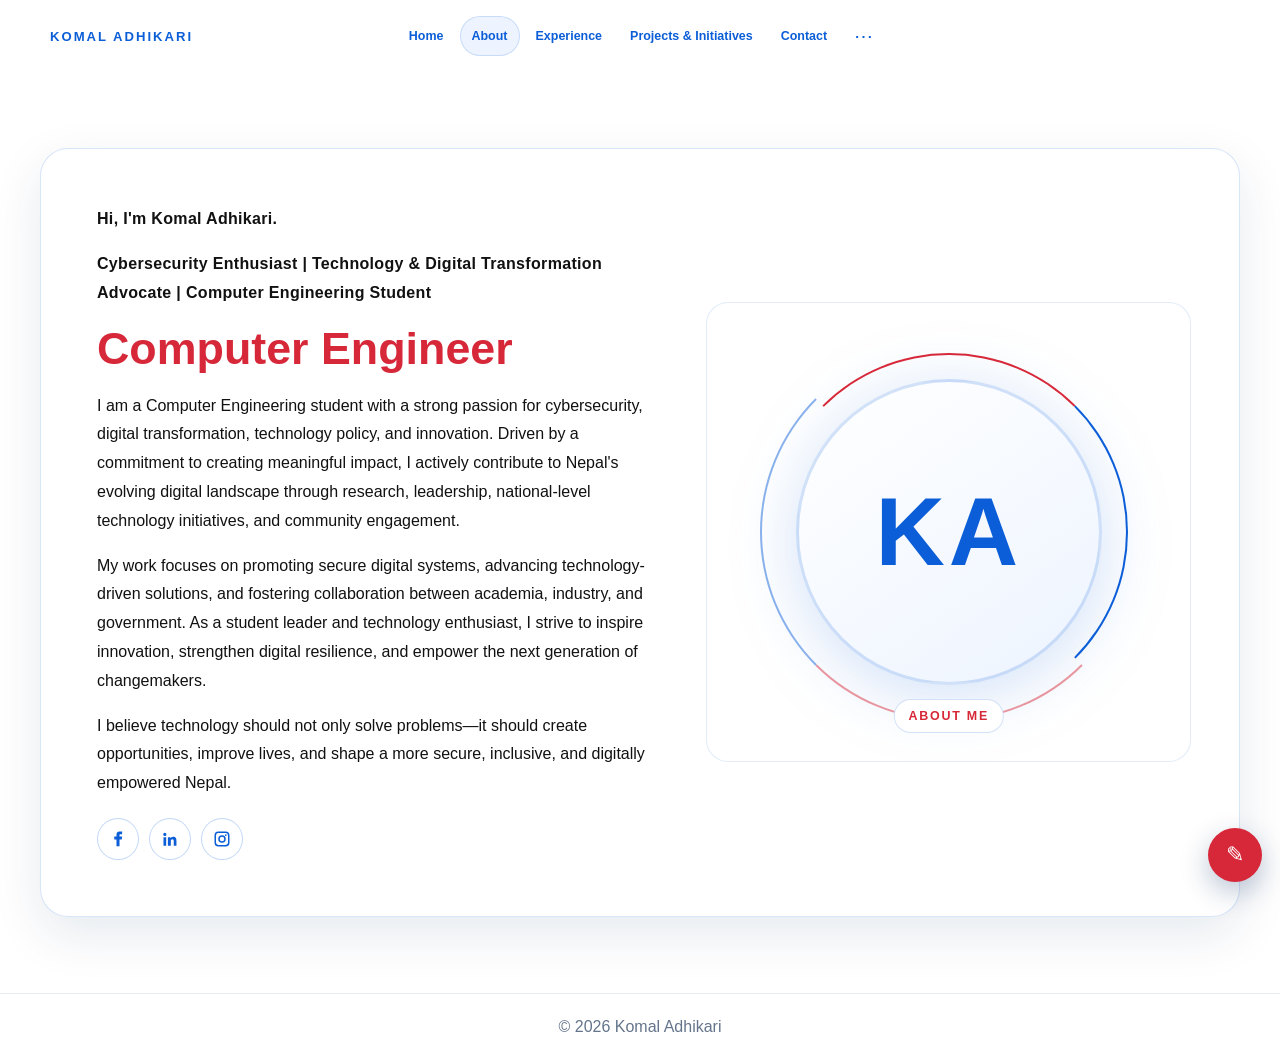
<file: portfolio/about/index.html>
<!doctype html>
<html lang="en">
<head>
    <meta charset="utf-8">
    <meta http-equiv="refresh" content="0; url=../aboutme.html">
    <meta name="viewport" content="width=device-width, initial-scale=1">
    <title>Redirecting to About | Komal Adhikari</title>
    <link rel="canonical" href="../aboutme.html">
</head>
<body>
    <p>Redirecting to <a href="../aboutme.html">the About page</a>.</p>
    <script>window.location.replace('../aboutme.html');</script>
</body>
</html>
</file>
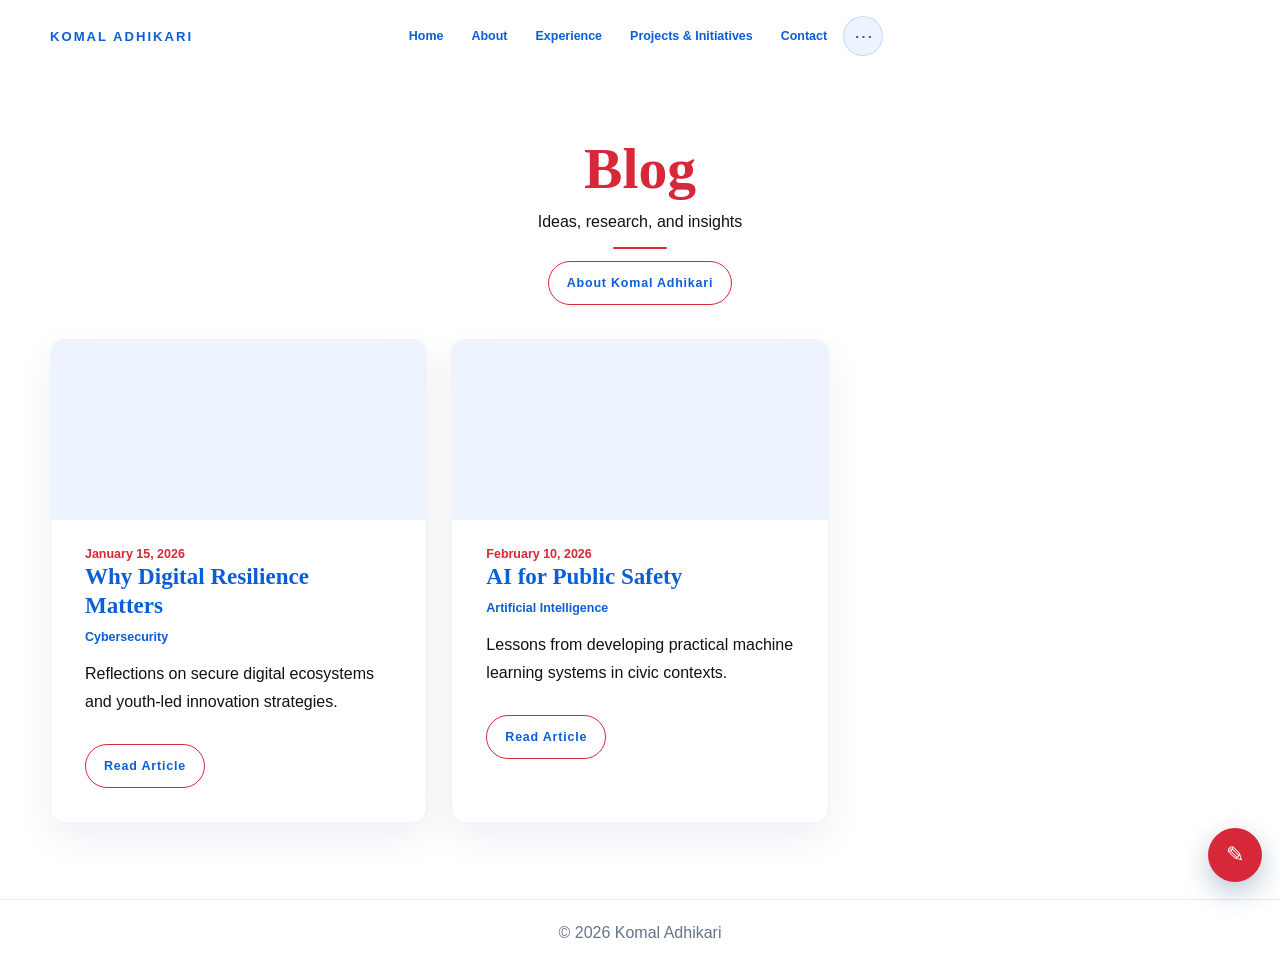
<file: portfolio/blog/index.html>
<!doctype html>
<html lang="en"><head><meta charset="utf-8"><meta name="viewport" content="width=device-width,initial-scale=1"><title>Blog | Komal Adhikari</title><meta name="description" content="Articles and insights by Komal Adhikari."><link rel="stylesheet" href="../assets/site.css"></head>
<body><header class="site-header"></header><main class="page-main"><section class="page-shell">
<div class="page-heading"><h1>Blog</h1><p>Ideas, research, and insights</p><div class="divider"></div><a class="button" href="../aboutme.html">About Komal Adhikari</a></div>
<div class="blog-grid">
<article class="card blog-card"><div class="blog-cover"></div><time datetime="2026-01-15">January 15, 2026</time><h2>Why Digital Resilience Matters</h2><div class="category">Cybersecurity</div><p>Reflections on secure digital ecosystems and youth-led innovation strategies.</p><a class="button" href="digital-resilience/">Read Article</a></article>
<article class="card blog-card"><div class="blog-cover"></div><time datetime="2026-02-10">February 10, 2026</time><h2>AI for Public Safety</h2><div class="category">Artificial Intelligence</div><p>Lessons from developing practical machine learning systems in civic contexts.</p><a class="button" href="ai-public-safety/">Read Article</a></article>
</div></section></main><footer class="site-footer">&copy; 2026 Komal Adhikari</footer><script src="../assets/site.js"></script></body></html>
</file>
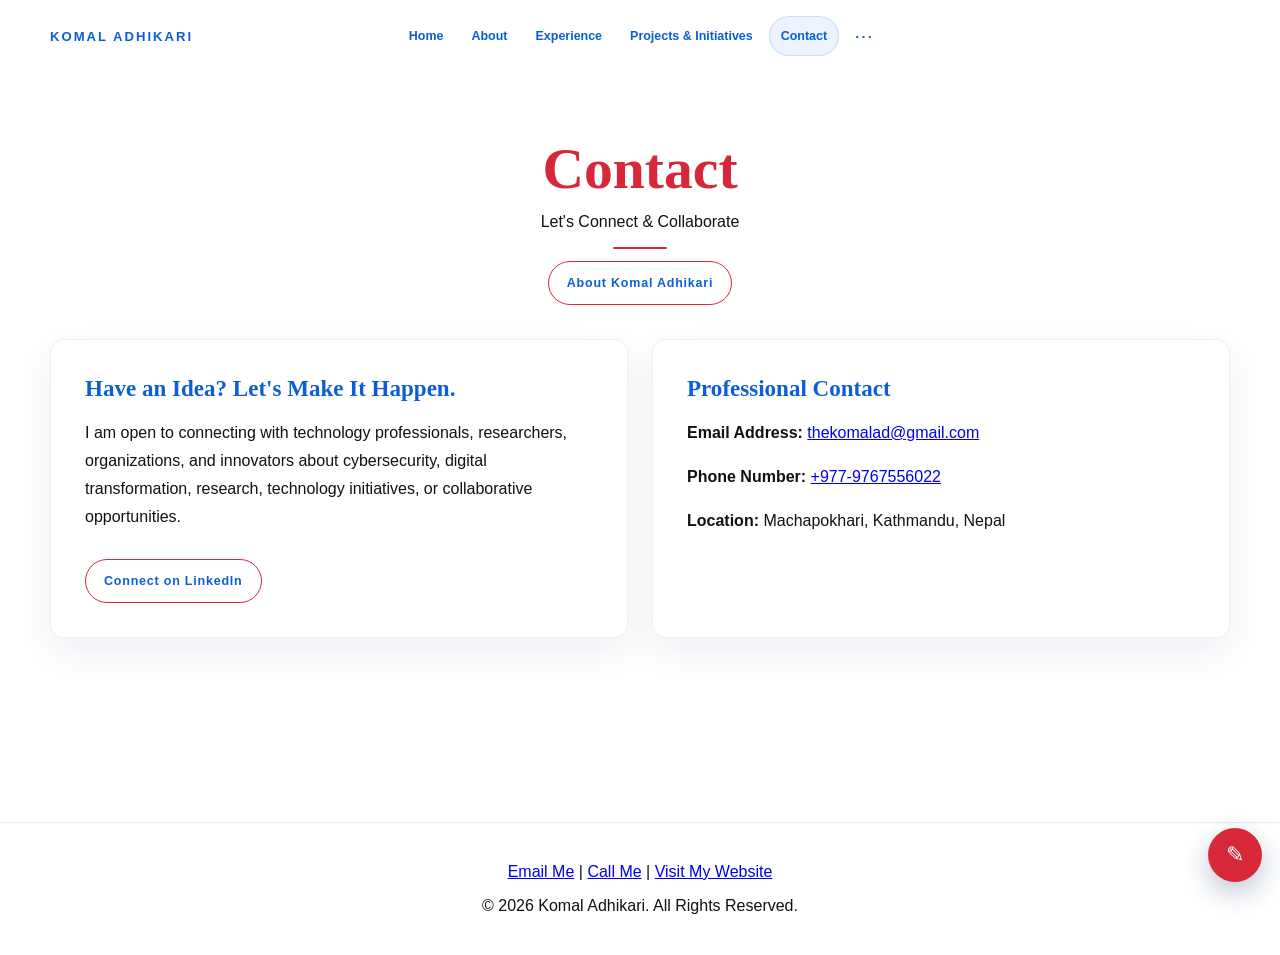
<file: portfolio/contact/index.html>
<!doctype html>
<html lang="en">
<head>
    <meta charset="utf-8">
    <meta name="viewport" content="width=device-width,initial-scale=1">
    <title>Contact | Komal Adhikari</title>
    <meta name="description" content="Contact Komal Adhikari.">
    <link rel="stylesheet" href="../assets/site.css">
</head>
<body>
    <header class="site-header"></header>
    <main class="page-main">
        <section class="page-shell">
            <div class="page-heading">
                <h1>Contact</h1>
                <p>Let's Connect &amp; Collaborate</p>
                <div class="divider"></div>
                <a class="button" href="../aboutme.html">About Komal Adhikari</a>
            </div>
            <div class="cards-grid">
                <article class="card">
                    <h2>Have an Idea? Let's Make It Happen.</h2>
                    <p>I am open to connecting with technology professionals, researchers, organizations, and innovators about cybersecurity, digital transformation, research, technology initiatives, or collaborative opportunities.</p>
                    <a class="button" href="https://www.linkedin.com/in/komalad/" target="_blank" rel="noopener noreferrer">Connect on LinkedIn</a>
                </article>
                <article class="card">
                    <h2>Professional Contact</h2>
                    <p><strong>Email Address:</strong> <a href="mailto:thekomalad@gmail.com">thekomalad@gmail.com</a></p>
                    <p><strong>Phone Number:</strong> <a href="tel:+9779767556022">+977-9767556022</a></p>
                    <p><strong>Location:</strong> Machapokhari, Kathmandu, Nepal</p>
                </article>
            </div>
        </section>
    </main>
    <footer class="site-footer">
        <p><a href="mailto:thekomalad@gmail.com">Email Me</a> | <a href="tel:+9779767556022">Call Me</a> | <a href="../index.html">Visit My Website</a></p>
        <p>&copy; 2026 Komal Adhikari. All Rights Reserved.</p>
    </footer>
    <script src="../assets/site.js"></script>
</body>
</html>
</file>
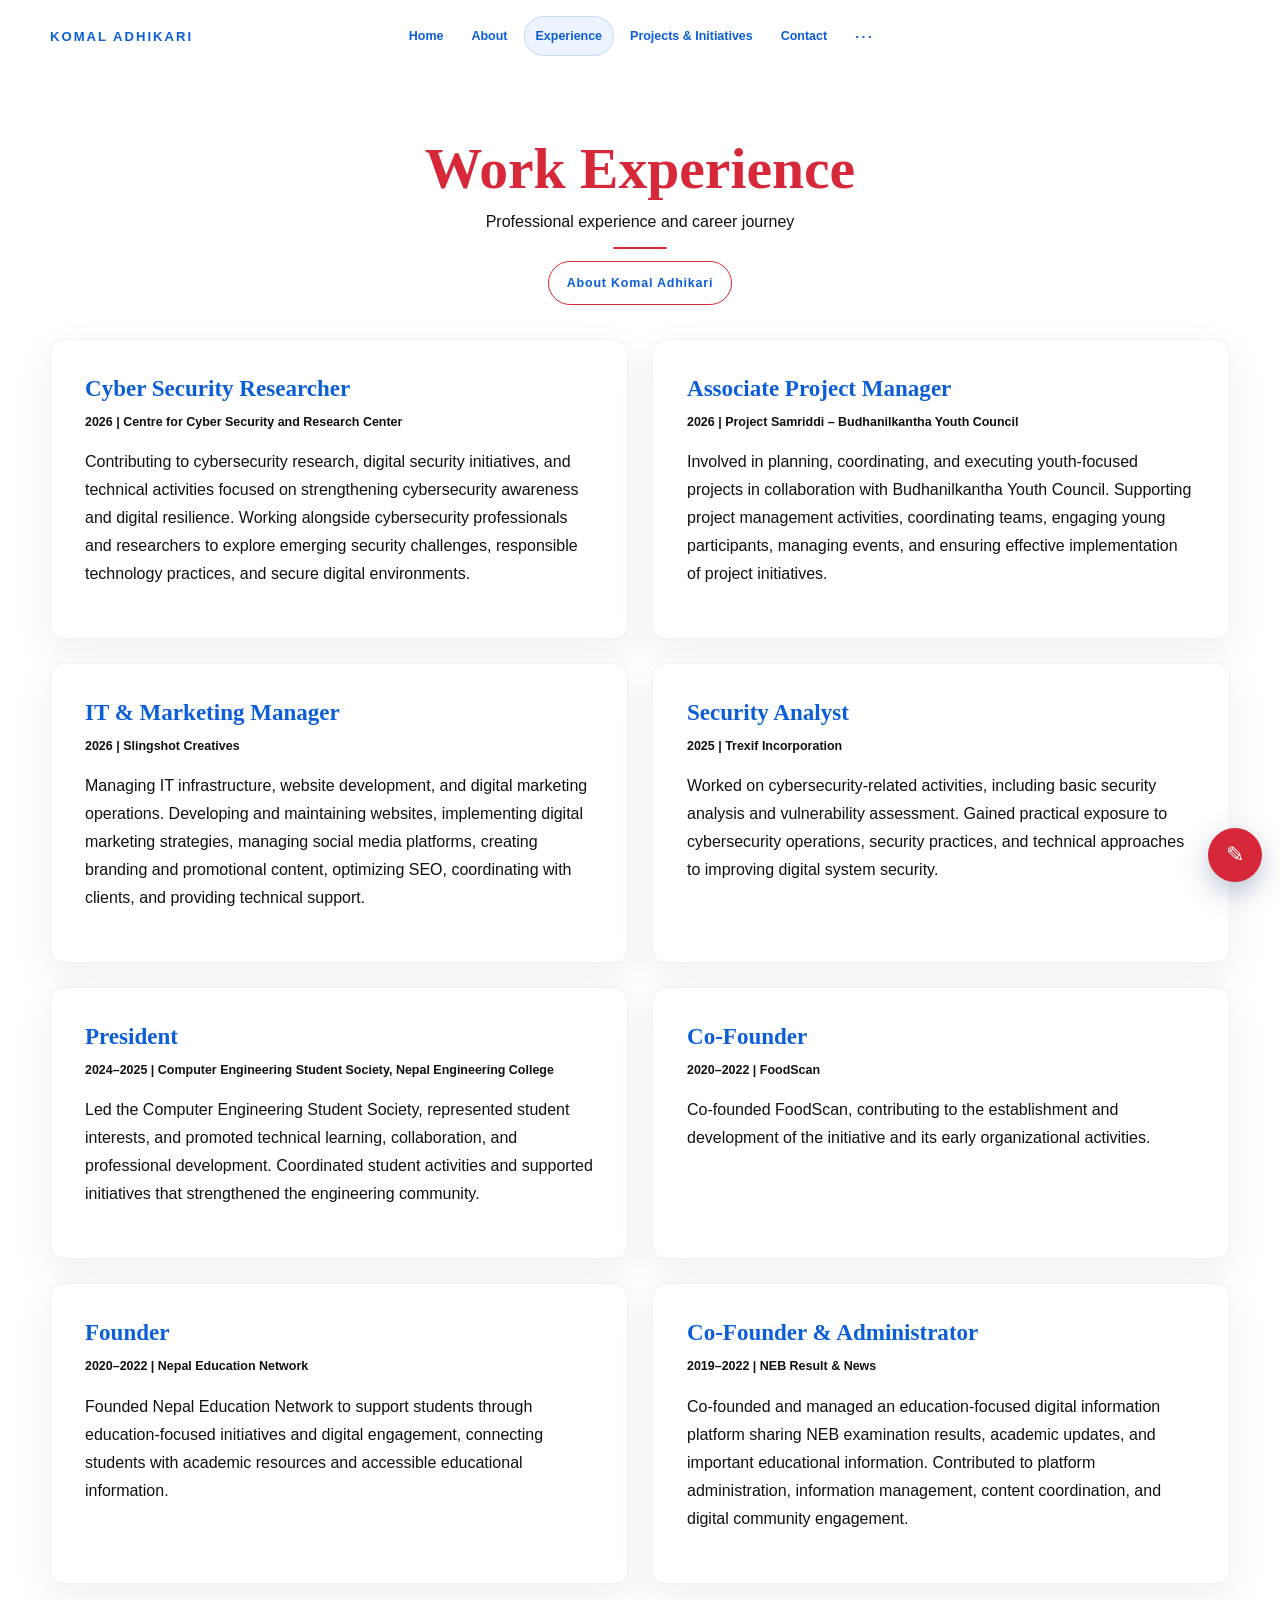
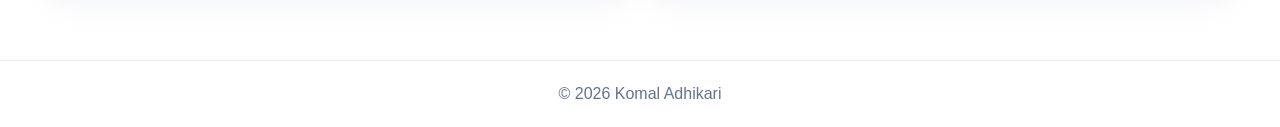
<file: portfolio/experience/index.html>
<!doctype html>
<html lang="en">
<head>
    <meta charset="utf-8">
    <meta name="viewport" content="width=device-width,initial-scale=1">
    <title>Experience | Komal Adhikari</title>
    <meta name="description" content="Professional experience of Komal Adhikari.">
    <link rel="stylesheet" href="../assets/site.css">
</head>
<body>
    <header class="site-header"></header>
    <main class="page-main">
        <section class="page-shell">
            <div class="page-heading">
                <h1>Work Experience</h1>
                <p>Professional experience and career journey</p>
                <div class="divider"></div>
                <a class="button" href="../aboutme.html">About Komal Adhikari</a>
            </div>
            <div class="cards-grid">
                <article class="card">
                    <h2>Cyber Security Researcher</h2>
                    <div class="meta">2026 | Centre for Cyber Security and Research Center</div>
                    <p>Contributing to cybersecurity research, digital security initiatives, and technical activities focused on strengthening cybersecurity awareness and digital resilience. Working alongside cybersecurity professionals and researchers to explore emerging security challenges, responsible technology practices, and secure digital environments.</p>
                </article>
                <article class="card">
                    <h2>Associate Project Manager</h2>
                    <div class="meta">2026 | Project Samriddi – Budhanilkantha Youth Council</div>
                    <p>Involved in planning, coordinating, and executing youth-focused projects in collaboration with Budhanilkantha Youth Council. Supporting project management activities, coordinating teams, engaging young participants, managing events, and ensuring effective implementation of project initiatives.</p>
                </article>
                <article class="card">
                    <h2>IT &amp; Marketing Manager</h2>
                    <div class="meta">2026 | Slingshot Creatives</div>
                    <p>Managing IT infrastructure, website development, and digital marketing operations. Developing and maintaining websites, implementing digital marketing strategies, managing social media platforms, creating branding and promotional content, optimizing SEO, coordinating with clients, and providing technical support.</p>
                </article>
                <article class="card">
                    <h2>Security Analyst</h2>
                    <div class="meta">2025 | Trexif Incorporation</div>
                    <p>Worked on cybersecurity-related activities, including basic security analysis and vulnerability assessment. Gained practical exposure to cybersecurity operations, security practices, and technical approaches to improving digital system security.</p>
                </article>
                <article class="card">
                    <h2>President</h2>
                    <div class="meta">2024–2025 | Computer Engineering Student Society, Nepal Engineering College</div>
                    <p>Led the Computer Engineering Student Society, represented student interests, and promoted technical learning, collaboration, and professional development. Coordinated student activities and supported initiatives that strengthened the engineering community.</p>
                </article>
                <article class="card">
                    <h2>Co-Founder</h2>
                    <div class="meta">2020–2022 | FoodScan</div>
                    <p>Co-founded FoodScan, contributing to the establishment and development of the initiative and its early organizational activities.</p>
                </article>
                <article class="card">
                    <h2>Founder</h2>
                    <div class="meta">2020–2022 | Nepal Education Network</div>
                    <p>Founded Nepal Education Network to support students through education-focused initiatives and digital engagement, connecting students with academic resources and accessible educational information.</p>
                </article>
                <article class="card">
                    <h2>Co-Founder &amp; Administrator</h2>
                    <div class="meta">2019–2022 | NEB Result &amp; News</div>
                    <p>Co-founded and managed an education-focused digital information platform sharing NEB examination results, academic updates, and important educational information. Contributed to platform administration, information management, content coordination, and digital community engagement.</p>
                </article>
            </div>
        </section>
    </main>
    <footer class="site-footer">&copy; 2026 Komal Adhikari</footer>
    <script src="../assets/site.js"></script>
</body>
</html>
</file>
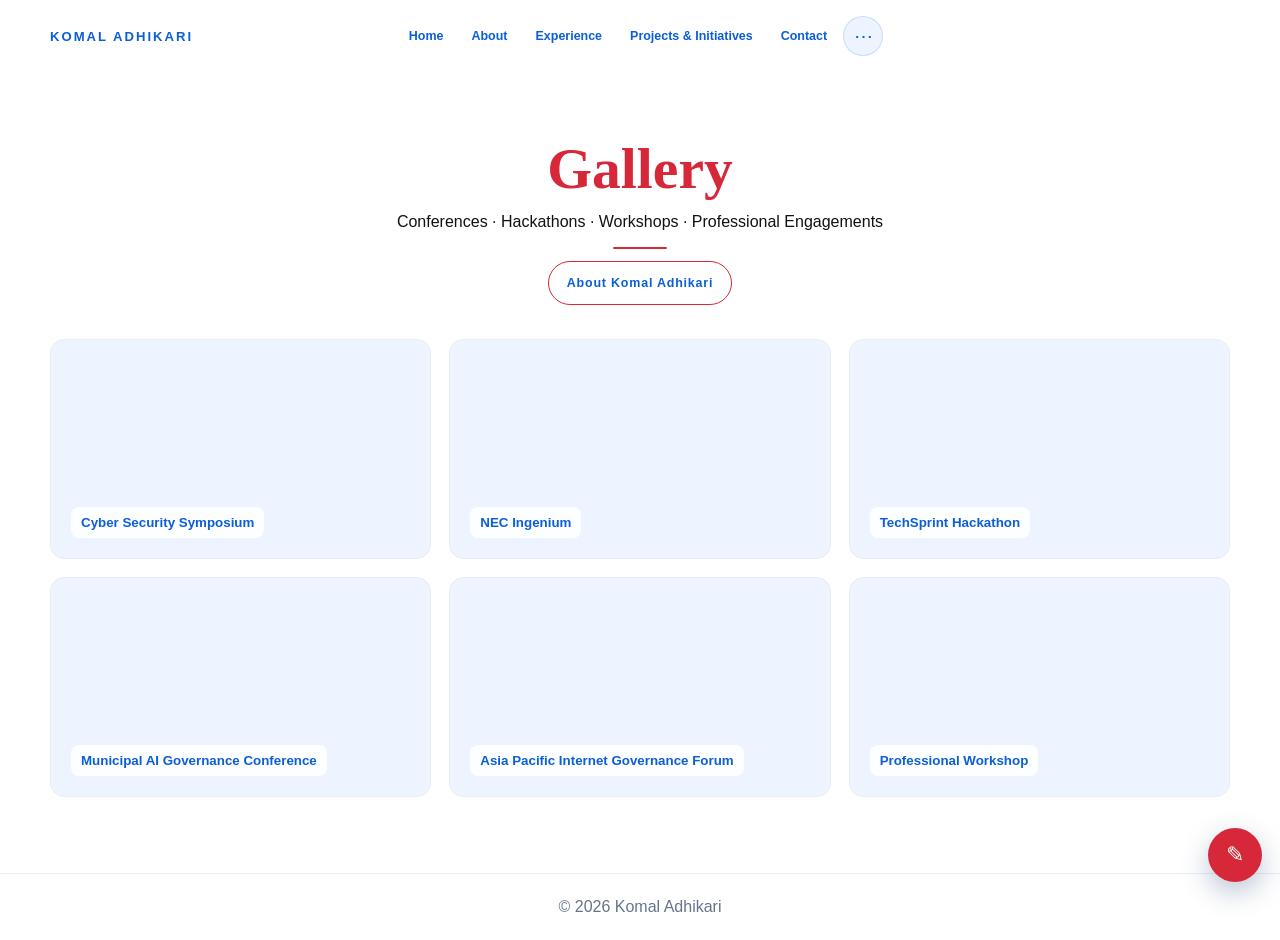
<file: portfolio/gallery/index.html>
<!doctype html>
<html lang="en"><head><meta charset="utf-8"><meta name="viewport" content="width=device-width,initial-scale=1"><title>Gallery | Komal Adhikari</title><meta name="description" content="Professional event and conference gallery of Komal Adhikari."><link rel="stylesheet" href="../assets/site.css"></head>
<body><header class="site-header"></header><main class="page-main"><section class="page-shell">
<div class="page-heading"><h1>Gallery</h1><p>Conferences · Hackathons · Workshops · Professional Engagements</p><div class="divider"></div><a class="button" href="../aboutme.html">About Komal Adhikari</a></div>
<div class="gallery-grid" id="galleryGrid">
<button class="gallery-item" type="button" data-caption="Cyber Security Symposium"><strong>Cyber Security Symposium</strong></button>
<button class="gallery-item" type="button" data-caption="NEC Ingenium"><strong>NEC Ingenium</strong></button>
<button class="gallery-item" type="button" data-caption="TechSprint Hackathon"><strong>TechSprint Hackathon</strong></button>
<button class="gallery-item" type="button" data-caption="Municipal AI Governance Conference"><strong>Municipal AI Governance Conference</strong></button>
<button class="gallery-item" type="button" data-caption="Asia Pacific Internet Governance Forum"><strong>Asia Pacific Internet Governance Forum</strong></button>
<button class="gallery-item" type="button" data-caption="Professional Workshop"><strong>Professional Workshop</strong></button>
</div></section></main><footer class="site-footer">&copy; 2026 Komal Adhikari</footer><script src="../assets/site.js"></script></body></html>
</file>
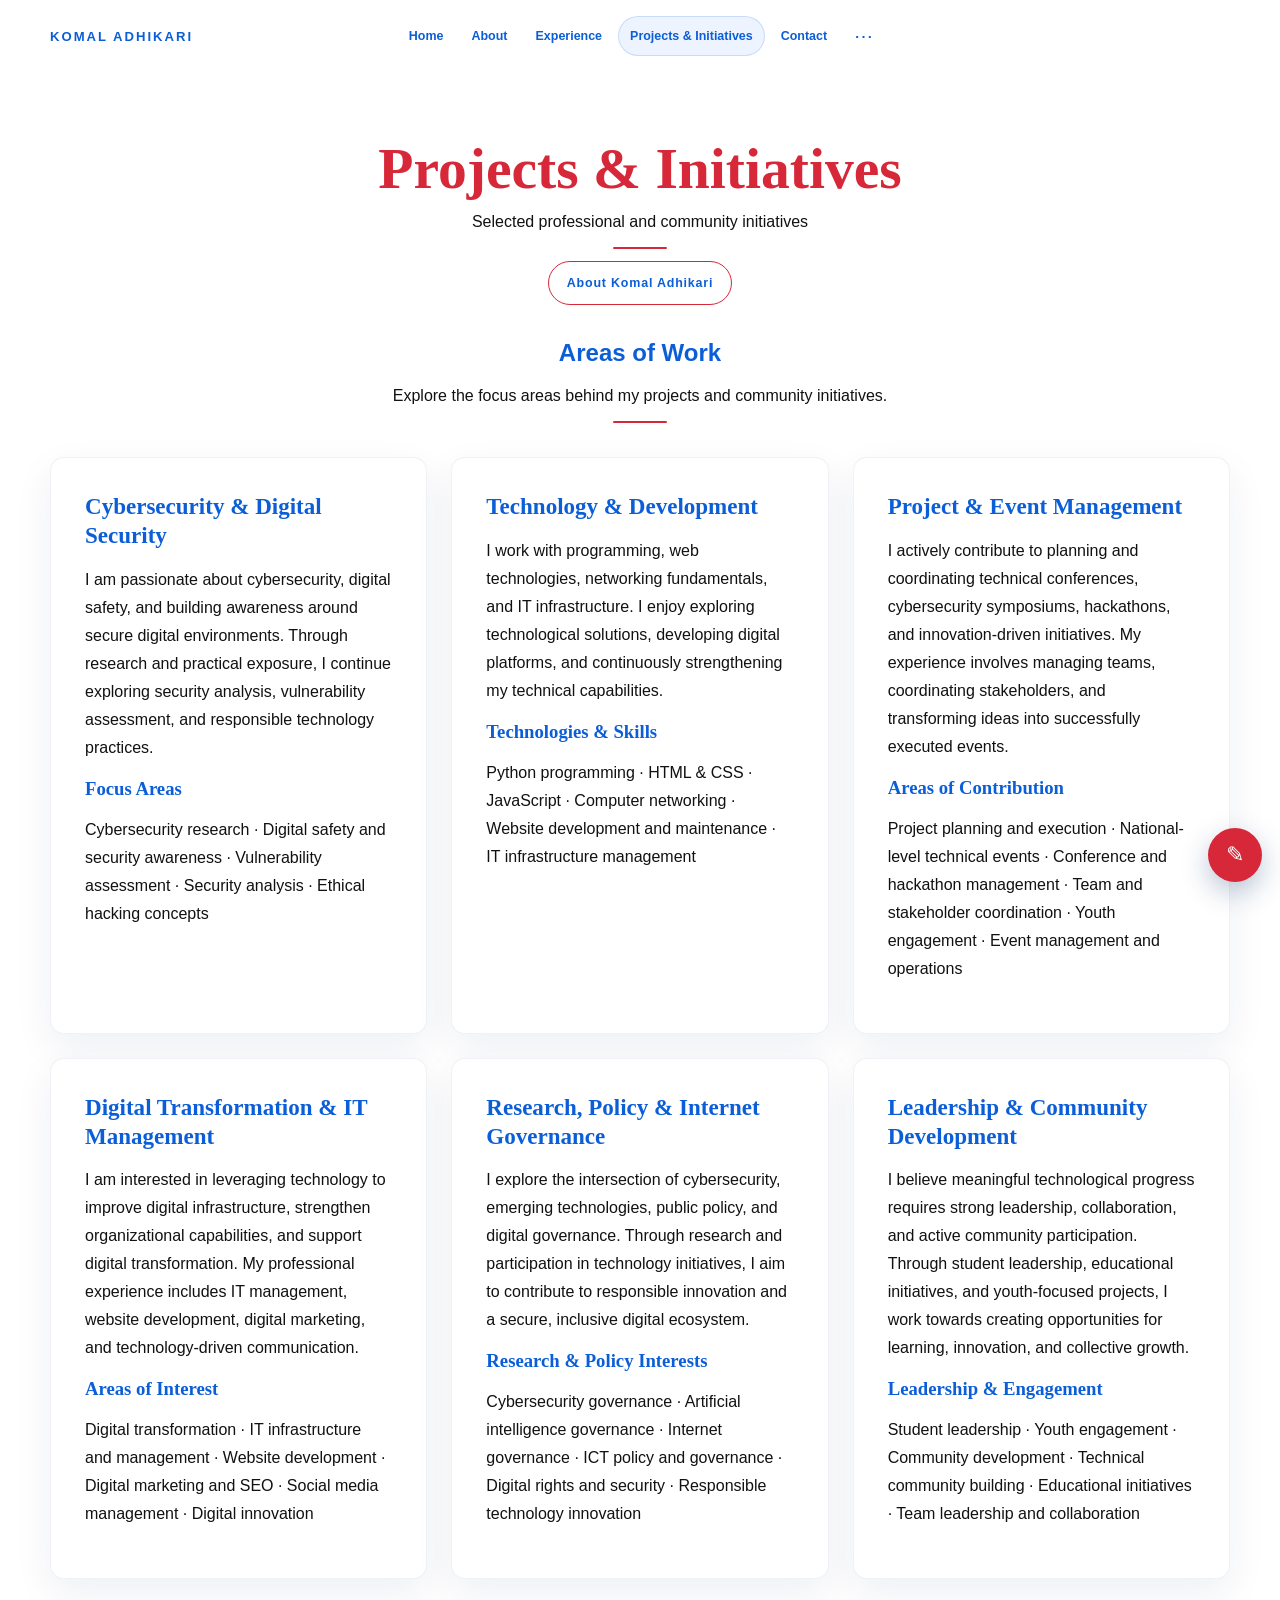
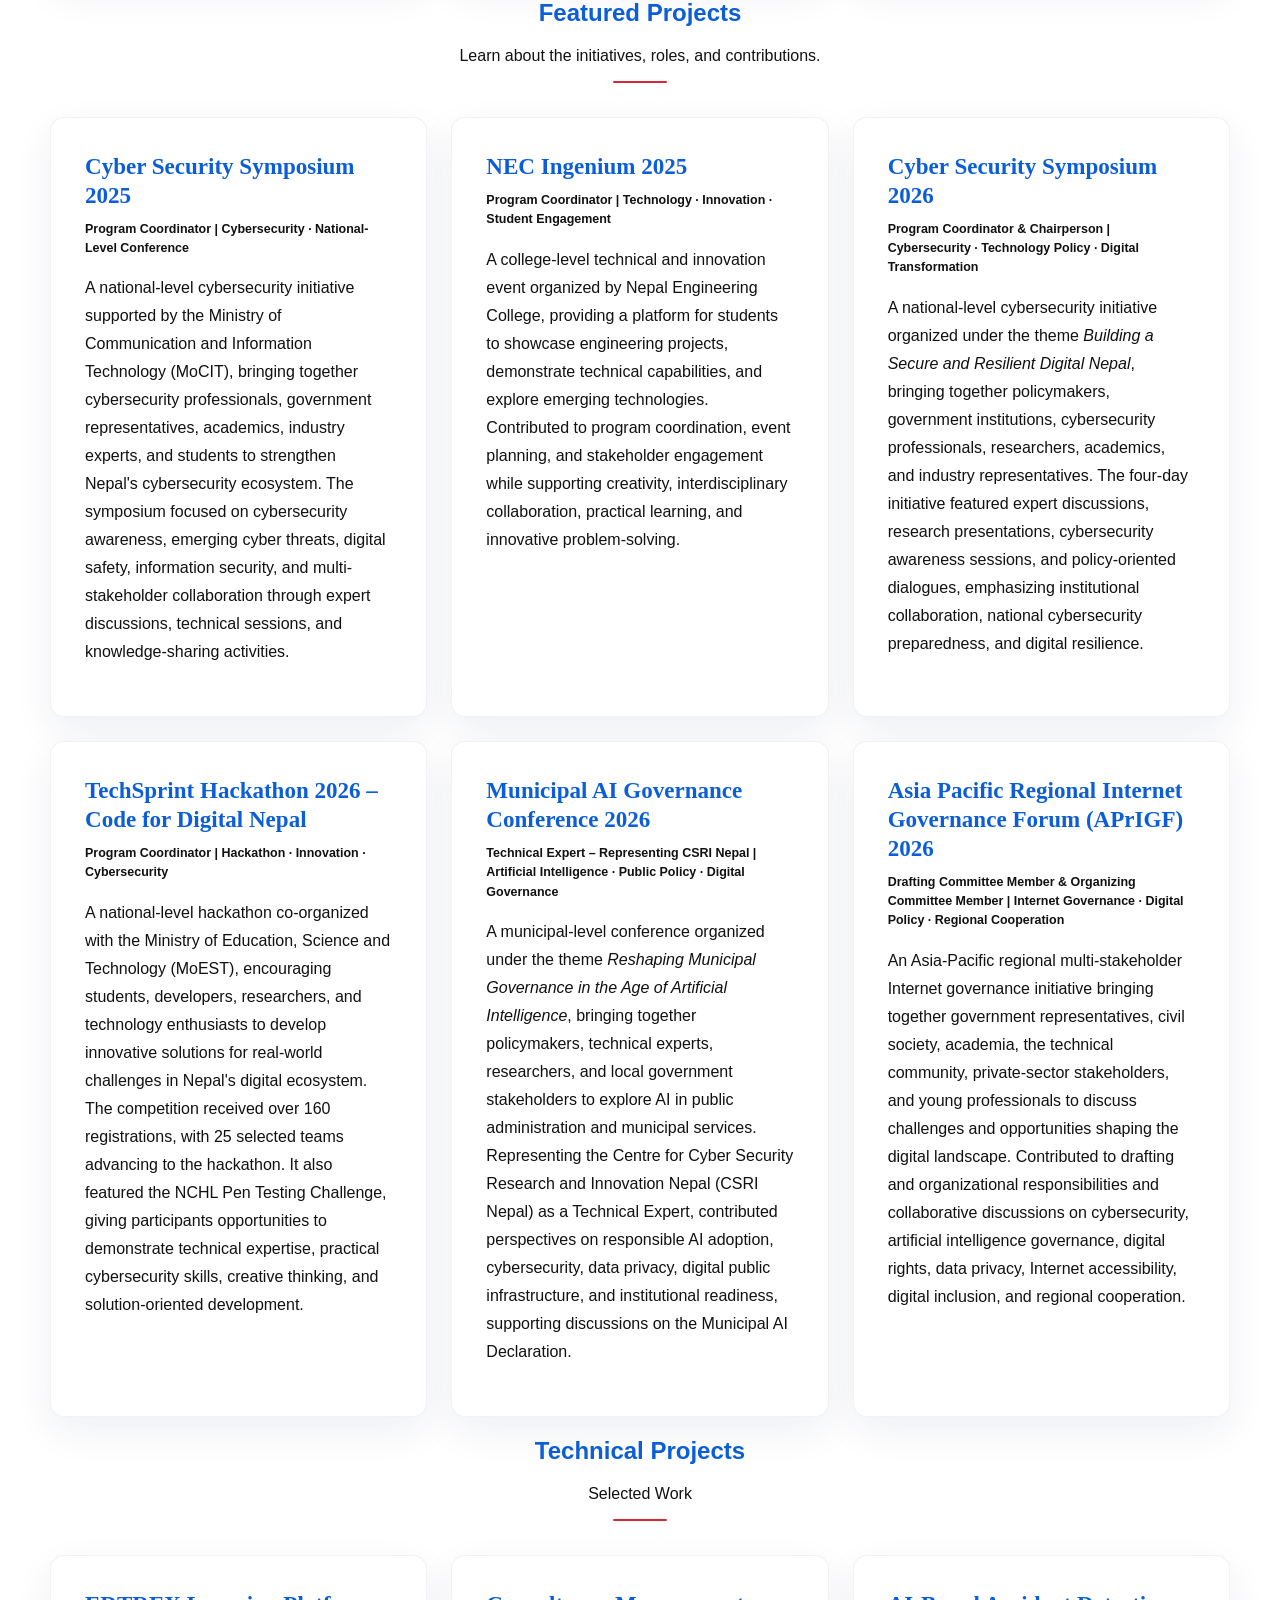
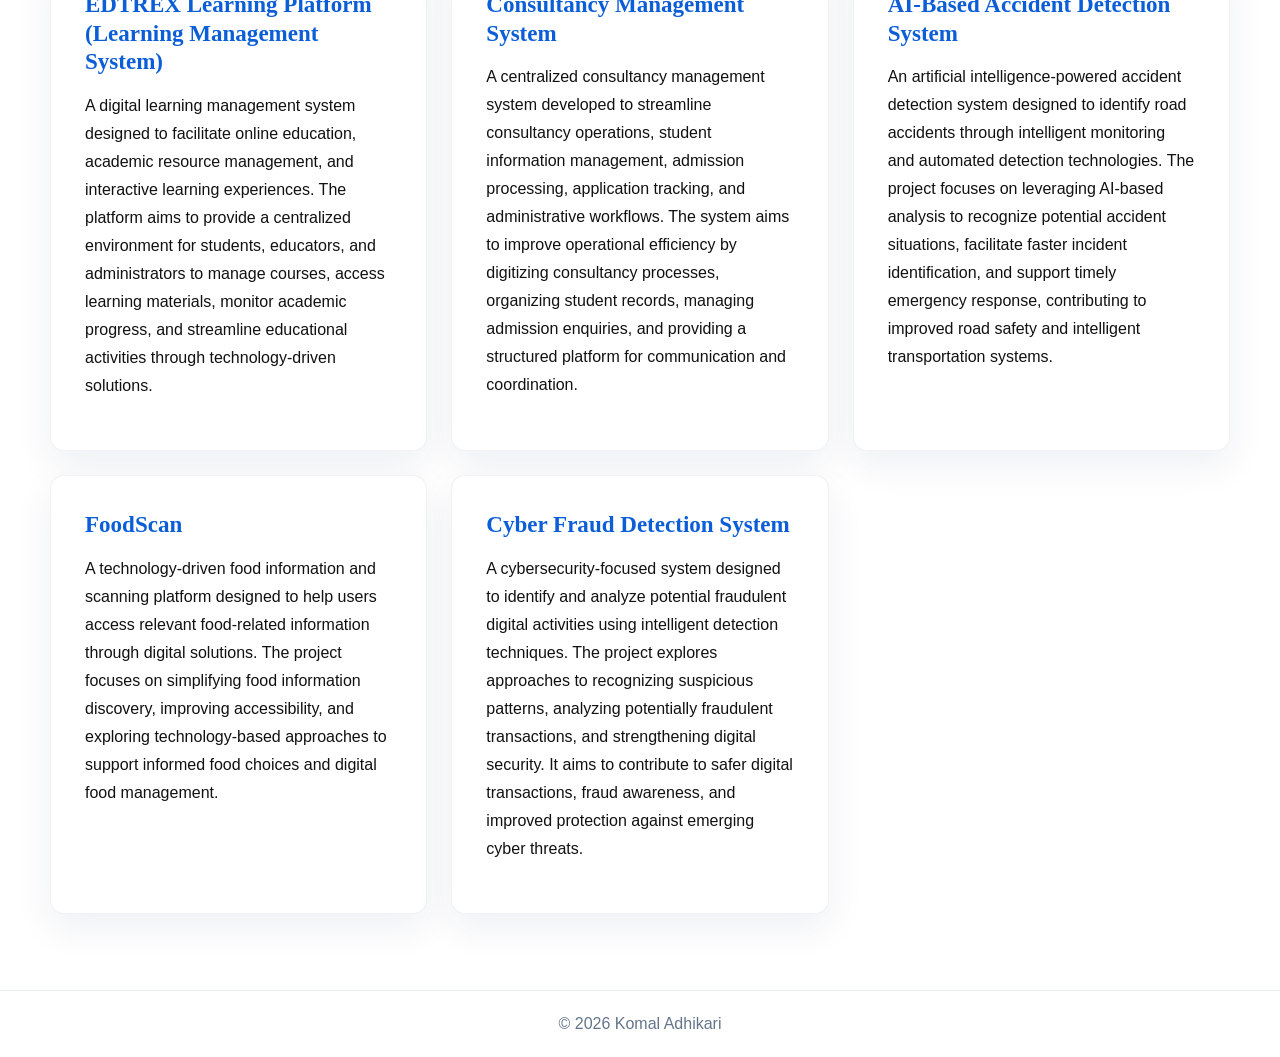
<file: portfolio/projects/index.html>
<!doctype html>
<html lang="en">
<head>
    <meta charset="utf-8">
    <meta name="viewport" content="width=device-width,initial-scale=1">
    <title>Projects &amp; Initiatives | Komal Adhikari</title>
    <meta name="description" content="Projects and initiatives led or supported by Komal Adhikari.">
    <link rel="stylesheet" href="../assets/site.css">
</head>
<body>
    <header class="site-header"></header>
    <main class="page-main">
        <section class="page-shell">
            <div class="page-heading">
                <h1>Projects &amp; Initiatives</h1>
                <p>Selected professional and community initiatives</p>
                <div class="divider"></div>
                <a class="button" href="../aboutme.html">About Komal Adhikari</a>
            </div>

            <div class="page-heading">
                <h2>Areas of Work</h2>
                <p>Explore the focus areas behind my projects and community initiatives.</p>
                <div class="divider"></div>
            </div>
            <div class="cards-grid three-grid">
                <article class="card" id="cybersecurity">
                    <h2>Cybersecurity &amp; Digital Security</h2>
                    <p>I am passionate about cybersecurity, digital safety, and building awareness around secure digital environments. Through research and practical exposure, I continue exploring security analysis, vulnerability assessment, and responsible technology practices.</p>
                    <h3>Focus Areas</h3>
                    <p>Cybersecurity research · Digital safety and security awareness · Vulnerability assessment · Security analysis · Ethical hacking concepts</p>
                </article>
                <article class="card" id="technology">
                    <h2>Technology &amp; Development</h2>
                    <p>I work with programming, web technologies, networking fundamentals, and IT infrastructure. I enjoy exploring technological solutions, developing digital platforms, and continuously strengthening my technical capabilities.</p>
                    <h3>Technologies &amp; Skills</h3>
                    <p>Python programming · HTML &amp; CSS · JavaScript · Computer networking · Website development and maintenance · IT infrastructure management</p>
                </article>
                <article class="card" id="event-management">
                    <h2>Project &amp; Event Management</h2>
                    <p>I actively contribute to planning and coordinating technical conferences, cybersecurity symposiums, hackathons, and innovation-driven initiatives. My experience involves managing teams, coordinating stakeholders, and transforming ideas into successfully executed events.</p>
                    <h3>Areas of Contribution</h3>
                    <p>Project planning and execution · National-level technical events · Conference and hackathon management · Team and stakeholder coordination · Youth engagement · Event management and operations</p>
                </article>
                <article class="card" id="digital-transformation">
                    <h2>Digital Transformation &amp; IT Management</h2>
                    <p>I am interested in leveraging technology to improve digital infrastructure, strengthen organizational capabilities, and support digital transformation. My professional experience includes IT management, website development, digital marketing, and technology-driven communication.</p>
                    <h3>Areas of Interest</h3>
                    <p>Digital transformation · IT infrastructure and management · Website development · Digital marketing and SEO · Social media management · Digital innovation</p>
                </article>
                <article class="card" id="research-policy">
                    <h2>Research, Policy &amp; Internet Governance</h2>
                    <p>I explore the intersection of cybersecurity, emerging technologies, public policy, and digital governance. Through research and participation in technology initiatives, I aim to contribute to responsible innovation and a secure, inclusive digital ecosystem.</p>
                    <h3>Research &amp; Policy Interests</h3>
                    <p>Cybersecurity governance · Artificial intelligence governance · Internet governance · ICT policy and governance · Digital rights and security · Responsible technology innovation</p>
                </article>
                <article class="card" id="leadership">
                    <h2>Leadership &amp; Community Development</h2>
                    <p>I believe meaningful technological progress requires strong leadership, collaboration, and active community participation. Through student leadership, educational initiatives, and youth-focused projects, I work towards creating opportunities for learning, innovation, and collective growth.</p>
                    <h3>Leadership &amp; Engagement</h3>
                    <p>Student leadership · Youth engagement · Community development · Technical community building · Educational initiatives · Team leadership and collaboration</p>
                </article>
            </div>

            <div class="page-heading" id="project-details">
                <h2>Featured Projects</h2>
                <p>Learn about the initiatives, roles, and contributions.</p>
                <div class="divider"></div>
            </div>
            <div class="cards-grid three-grid">
                <article class="card" id="symposium-2025">
                    <h2>Cyber Security Symposium 2025</h2>
                    <div class="meta">Program Coordinator | Cybersecurity · National-Level Conference</div>
                    <p>A national-level cybersecurity initiative supported by the Ministry of Communication and Information Technology (MoCIT), bringing together cybersecurity professionals, government representatives, academics, industry experts, and students to strengthen Nepal's cybersecurity ecosystem. The symposium focused on cybersecurity awareness, emerging cyber threats, digital safety, information security, and multi-stakeholder collaboration through expert discussions, technical sessions, and knowledge-sharing activities.</p>
                </article>
                <article class="card" id="ingenium-2025">
                    <h2>NEC Ingenium 2025</h2>
                    <div class="meta">Program Coordinator | Technology · Innovation · Student Engagement</div>
                    <p>A college-level technical and innovation event organized by Nepal Engineering College, providing a platform for students to showcase engineering projects, demonstrate technical capabilities, and explore emerging technologies. Contributed to program coordination, event planning, and stakeholder engagement while supporting creativity, interdisciplinary collaboration, practical learning, and innovative problem-solving.</p>
                </article>
                <article class="card" id="symposium-2026">
                    <h2>Cyber Security Symposium 2026</h2>
                    <div class="meta">Program Coordinator &amp; Chairperson | Cybersecurity · Technology Policy · Digital Transformation</div>
                    <p>A national-level cybersecurity initiative organized under the theme <em>Building a Secure and Resilient Digital Nepal</em>, bringing together policymakers, government institutions, cybersecurity professionals, researchers, academics, and industry representatives. The four-day initiative featured expert discussions, research presentations, cybersecurity awareness sessions, and policy-oriented dialogues, emphasizing institutional collaboration, national cybersecurity preparedness, and digital resilience.</p>
                </article>
                <article class="card" id="techsprint-2026">
                    <h2>TechSprint Hackathon 2026 – Code for Digital Nepal</h2>
                    <div class="meta">Program Coordinator | Hackathon · Innovation · Cybersecurity</div>
                    <p>A national-level hackathon co-organized with the Ministry of Education, Science and Technology (MoEST), encouraging students, developers, researchers, and technology enthusiasts to develop innovative solutions for real-world challenges in Nepal's digital ecosystem. The competition received over 160 registrations, with 25 selected teams advancing to the hackathon. It also featured the NCHL Pen Testing Challenge, giving participants opportunities to demonstrate technical expertise, practical cybersecurity skills, creative thinking, and solution-oriented development.</p>
                </article>
                <article class="card" id="municipal-ai-2026">
                    <h2>Municipal AI Governance Conference 2026</h2>
                    <div class="meta">Technical Expert – Representing CSRI Nepal | Artificial Intelligence · Public Policy · Digital Governance</div>
                    <p>A municipal-level conference organized under the theme <em>Reshaping Municipal Governance in the Age of Artificial Intelligence</em>, bringing together policymakers, technical experts, researchers, and local government stakeholders to explore AI in public administration and municipal services. Representing the Centre for Cyber Security Research and Innovation Nepal (CSRI Nepal) as a Technical Expert, contributed perspectives on responsible AI adoption, cybersecurity, data privacy, digital public infrastructure, and institutional readiness, supporting discussions on the Municipal AI Declaration.</p>
                </article>
                <article class="card" id="aprigf-2026">
                    <h2>Asia Pacific Regional Internet Governance Forum (APrIGF) 2026</h2>
                    <div class="meta">Drafting Committee Member &amp; Organizing Committee Member | Internet Governance · Digital Policy · Regional Cooperation</div>
                    <p>An Asia-Pacific regional multi-stakeholder Internet governance initiative bringing together government representatives, civil society, academia, the technical community, private-sector stakeholders, and young professionals to discuss challenges and opportunities shaping the digital landscape. Contributed to drafting and organizational responsibilities and collaborative discussions on cybersecurity, artificial intelligence governance, digital rights, data privacy, Internet accessibility, digital inclusion, and regional cooperation.</p>
                </article>
            </div>

            <div class="page-heading" id="technical-projects">
                <h2>Technical Projects</h2>
                <p>Selected Work</p>
                <div class="divider"></div>
            </div>
            <div class="cards-grid three-grid">
                <article class="card">
                    <h2>EDTREX Learning Platform (Learning Management System)</h2>
                    <p>A digital learning management system designed to facilitate online education, academic resource management, and interactive learning experiences. The platform aims to provide a centralized environment for students, educators, and administrators to manage courses, access learning materials, monitor academic progress, and streamline educational activities through technology-driven solutions.</p>
                </article>
                <article class="card">
                    <h2>Consultancy Management System</h2>
                    <p>A centralized consultancy management system developed to streamline consultancy operations, student information management, admission processing, application tracking, and administrative workflows. The system aims to improve operational efficiency by digitizing consultancy processes, organizing student records, managing admission enquiries, and providing a structured platform for communication and coordination.</p>
                </article>
                <article class="card">
                    <h2>AI-Based Accident Detection System</h2>
                    <p>An artificial intelligence-powered accident detection system designed to identify road accidents through intelligent monitoring and automated detection technologies. The project focuses on leveraging AI-based analysis to recognize potential accident situations, facilitate faster incident identification, and support timely emergency response, contributing to improved road safety and intelligent transportation systems.</p>
                </article>
                <article class="card">
                    <h2>FoodScan</h2>
                    <p>A technology-driven food information and scanning platform designed to help users access relevant food-related information through digital solutions. The project focuses on simplifying food information discovery, improving accessibility, and exploring technology-based approaches to support informed food choices and digital food management.</p>
                </article>
                <article class="card">
                    <h2>Cyber Fraud Detection System</h2>
                    <p>A cybersecurity-focused system designed to identify and analyze potential fraudulent digital activities using intelligent detection techniques. The project explores approaches to recognizing suspicious patterns, analyzing potentially fraudulent transactions, and strengthening digital security. It aims to contribute to safer digital transactions, fraud awareness, and improved protection against emerging cyber threats.</p>
                </article>
            </div>
        </section>
    </main>
    <footer class="site-footer">&copy; 2026 Komal Adhikari</footer>
    <script src="../assets/site.js"></script>
</body>
</html>
</file>
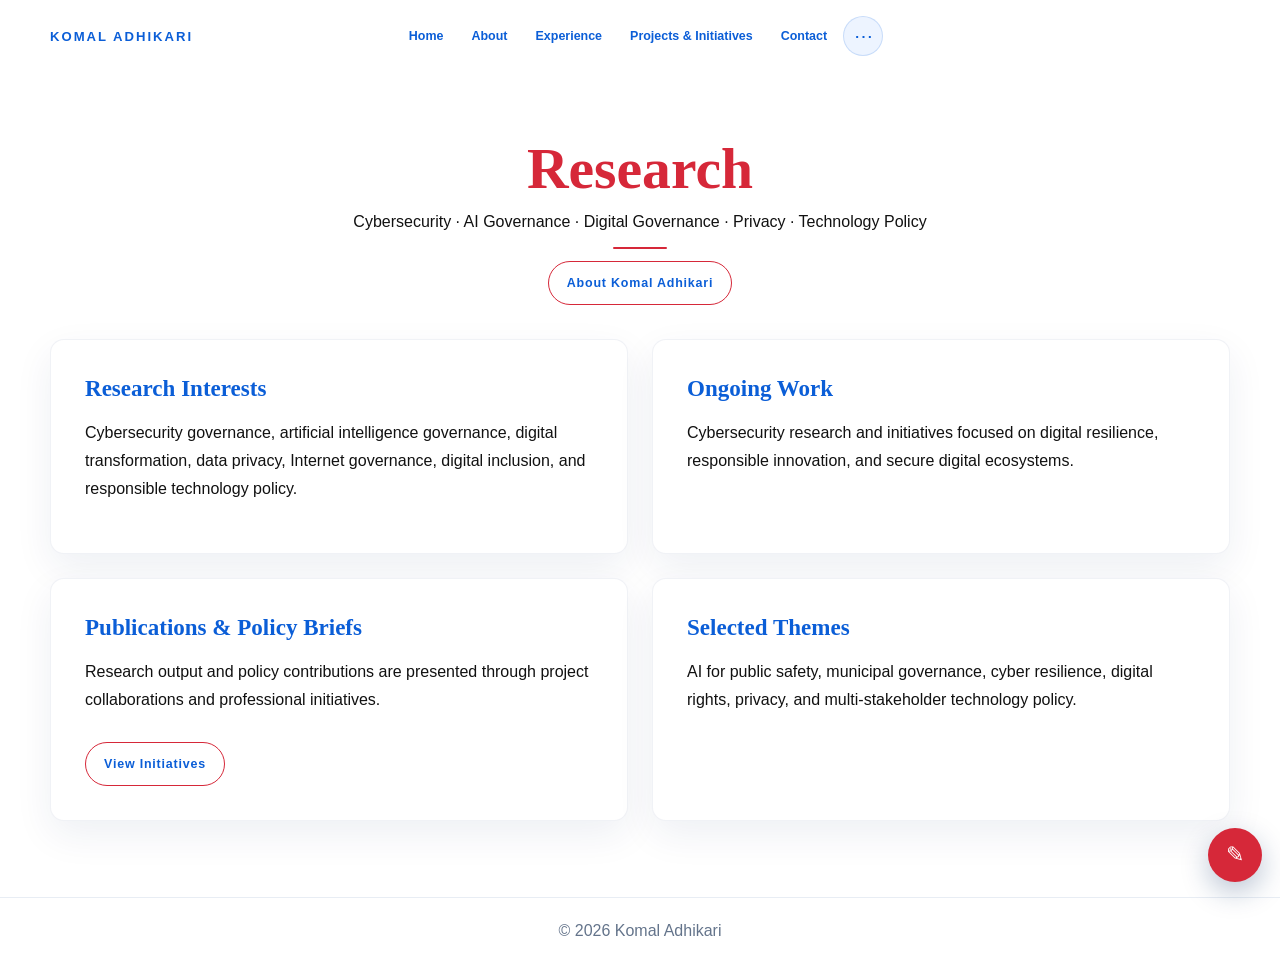
<file: portfolio/research/index.html>
<!doctype html>
<html lang="en"><head><meta charset="utf-8"><meta name="viewport" content="width=device-width,initial-scale=1"><title>Research | Komal Adhikari</title><meta name="description" content="Research interests and work of Komal Adhikari in cybersecurity and digital policy."><link rel="stylesheet" href="../assets/site.css"></head>
<body><header class="site-header"></header><main class="page-main"><section class="page-shell">
<div class="page-heading"><h1>Research</h1><p>Cybersecurity · AI Governance · Digital Governance · Privacy · Technology Policy</p><div class="divider"></div><a class="button" href="../index.html#about">About Komal Adhikari</a></div>
<div class="cards-grid">
<article class="card"><h2>Research Interests</h2><p>Cybersecurity governance, artificial intelligence governance, digital transformation, data privacy, Internet governance, digital inclusion, and responsible technology policy.</p></article>
<article class="card"><h2>Ongoing Work</h2><p>Cybersecurity research and initiatives focused on digital resilience, responsible innovation, and secure digital ecosystems.</p></article>
<article class="card"><h2>Publications &amp; Policy Briefs</h2><p>Research output and policy contributions are presented through project collaborations and professional initiatives.</p><a class="button" href="../projects/">View Initiatives</a></article>
<article class="card"><h2>Selected Themes</h2><p>AI for public safety, municipal governance, cyber resilience, digital rights, privacy, and multi-stakeholder technology policy.</p></article>
</div></section></main><footer class="site-footer">&copy; 2026 Komal Adhikari</footer><script src="../assets/site.js"></script></body></html>
</file>
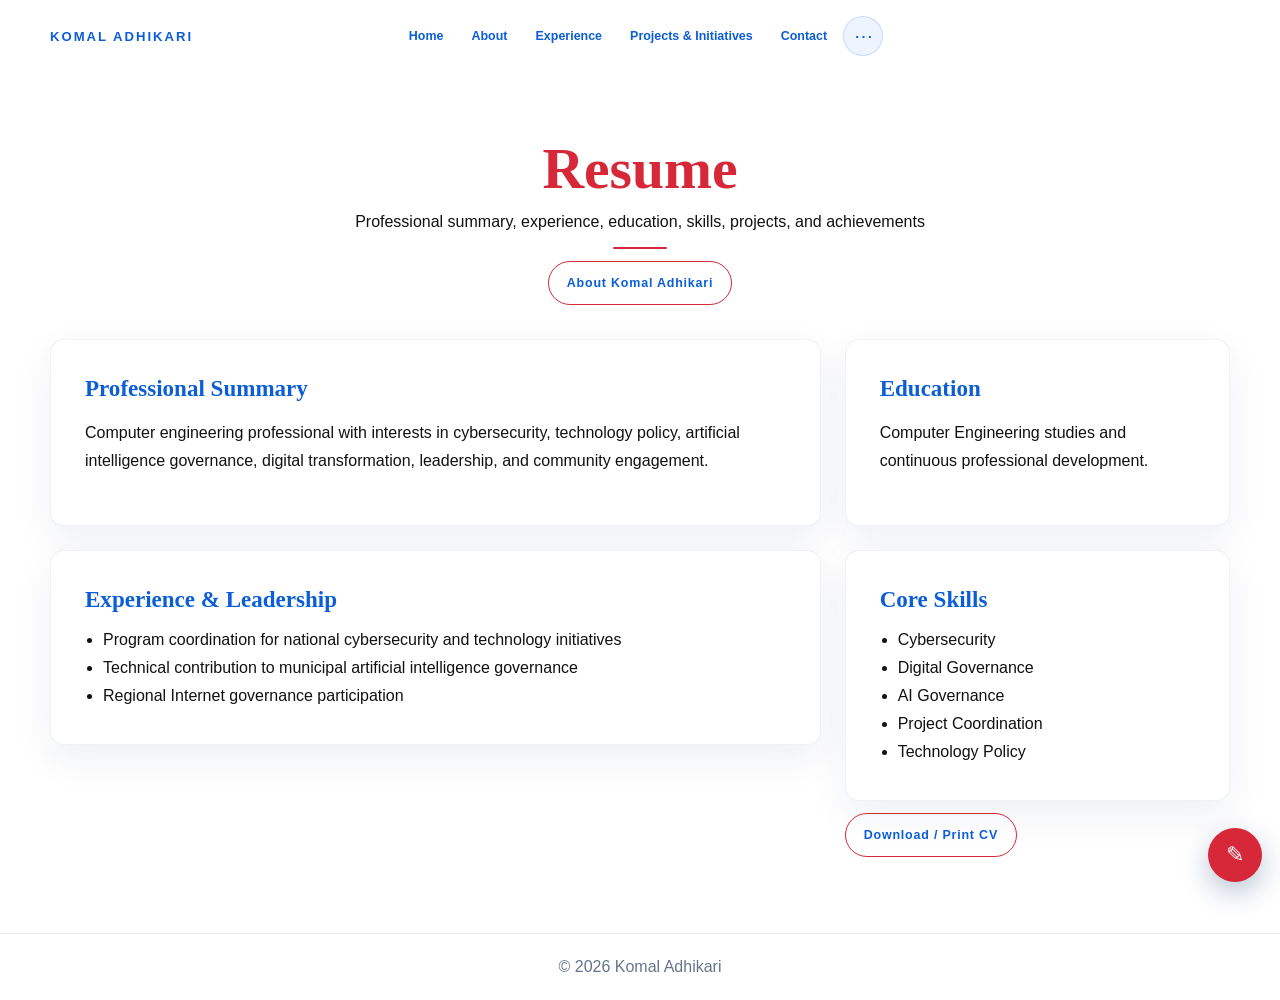
<file: portfolio/resume/index.html>
<!doctype html>
<html lang="en"><head><meta charset="utf-8"><meta name="viewport" content="width=device-width,initial-scale=1"><title>Resume | Komal Adhikari</title><meta name="description" content="Professional resume of Komal Adhikari."><link rel="stylesheet" href="../assets/site.css"></head>
<body><header class="site-header"></header><main class="page-main"><section class="page-shell">
<div class="page-heading"><h1>Resume</h1><p>Professional summary, experience, education, skills, projects, and achievements</p><div class="divider"></div><a class="button" href="../aboutme.html">About Komal Adhikari</a></div>
<div class="resume-layout">
<div><article class="card"><h2>Professional Summary</h2><p>Computer engineering professional with interests in cybersecurity, technology policy, artificial intelligence governance, digital transformation, leadership, and community engagement.</p></article><article class="card" style="margin-top:24px"><h2>Experience &amp; Leadership</h2><ul><li>Program coordination for national cybersecurity and technology initiatives</li><li>Technical contribution to municipal artificial intelligence governance</li><li>Regional Internet governance participation</li></ul></article></div>
<div><article class="card"><h2>Education</h2><p>Computer Engineering studies and continuous professional development.</p></article><article class="card" style="margin-top:24px"><h2>Core Skills</h2><ul><li>Cybersecurity</li><li>Digital Governance</li><li>AI Governance</li><li>Project Coordination</li><li>Technology Policy</li></ul></article><a class="button" href="javascript:window.print()">Download / Print CV</a></div>
</div></section></main><footer class="site-footer">&copy; 2026 Komal Adhikari</footer><script src="../assets/site.js"></script></body></html>
</file>
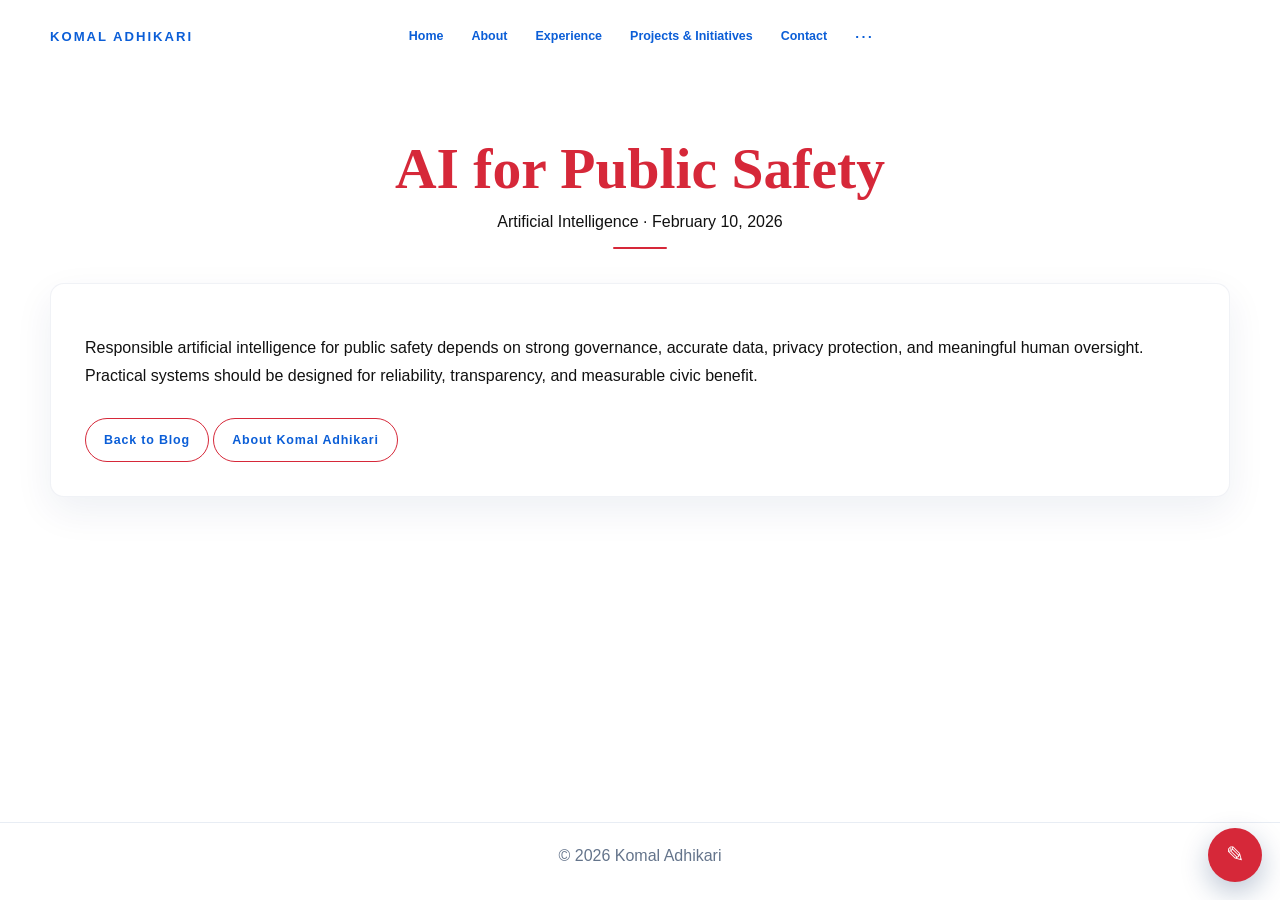
<file: portfolio/blog/ai-public-safety/index.html>
<!doctype html>
<html lang="en"><head><meta charset="utf-8"><meta name="viewport" content="width=device-width,initial-scale=1"><title>AI for Public Safety | Komal Adhikari</title><meta name="description" content="Lessons from practical artificial intelligence systems in civic contexts."><link rel="stylesheet" href="../../assets/site.css"></head>
<body><header class="site-header"></header><main class="page-main"><article class="page-shell"><div class="page-heading"><h1>AI for Public Safety</h1><p>Artificial Intelligence · February 10, 2026</p><div class="divider"></div></div><div class="card"><p>Responsible artificial intelligence for public safety depends on strong governance, accurate data, privacy protection, and meaningful human oversight. Practical systems should be designed for reliability, transparency, and measurable civic benefit.</p><a class="button" href="../">Back to Blog</a> <a class="button" href="../../aboutme.html">About Komal Adhikari</a></div></article></main><footer class="site-footer">&copy; 2026 Komal Adhikari</footer><script src="../../assets/site.js"></script></body></html>
</file>
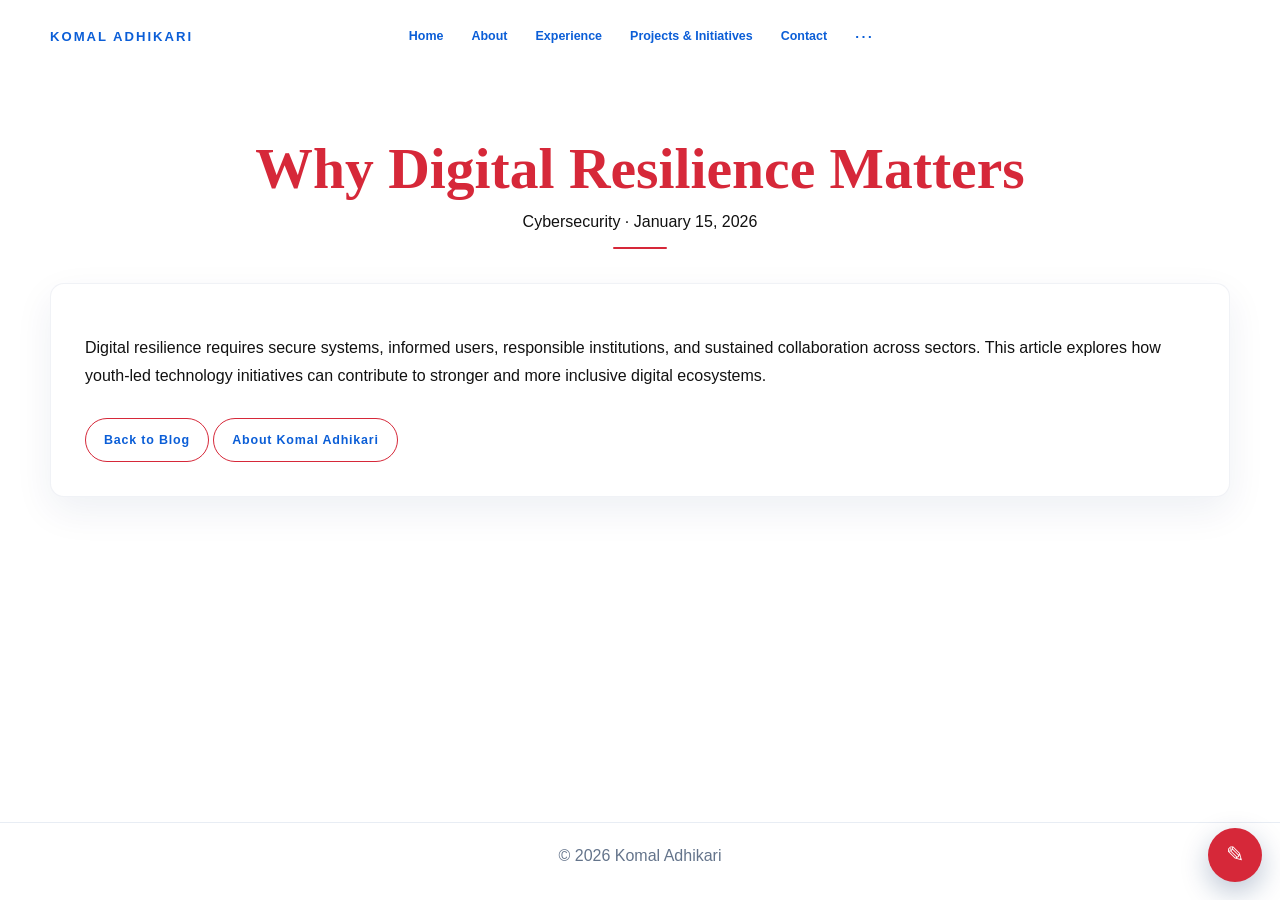
<file: portfolio/blog/digital-resilience/index.html>
<!doctype html>
<html lang="en"><head><meta charset="utf-8"><meta name="viewport" content="width=device-width,initial-scale=1"><title>Why Digital Resilience Matters | Komal Adhikari</title><meta name="description" content="Reflections on digital resilience and secure digital ecosystems."><link rel="stylesheet" href="../../assets/site.css"></head>
<body><header class="site-header"></header><main class="page-main"><article class="page-shell"><div class="page-heading"><h1>Why Digital Resilience Matters</h1><p>Cybersecurity · January 15, 2026</p><div class="divider"></div></div><div class="card"><p>Digital resilience requires secure systems, informed users, responsible institutions, and sustained collaboration across sectors. This article explores how youth-led technology initiatives can contribute to stronger and more inclusive digital ecosystems.</p><a class="button" href="../">Back to Blog</a> <a class="button" href="../../aboutme.html">About Komal Adhikari</a></div></article></main><footer class="site-footer">&copy; 2026 Komal Adhikari</footer><script src="../../assets/site.js"></script></body></html>
</file>
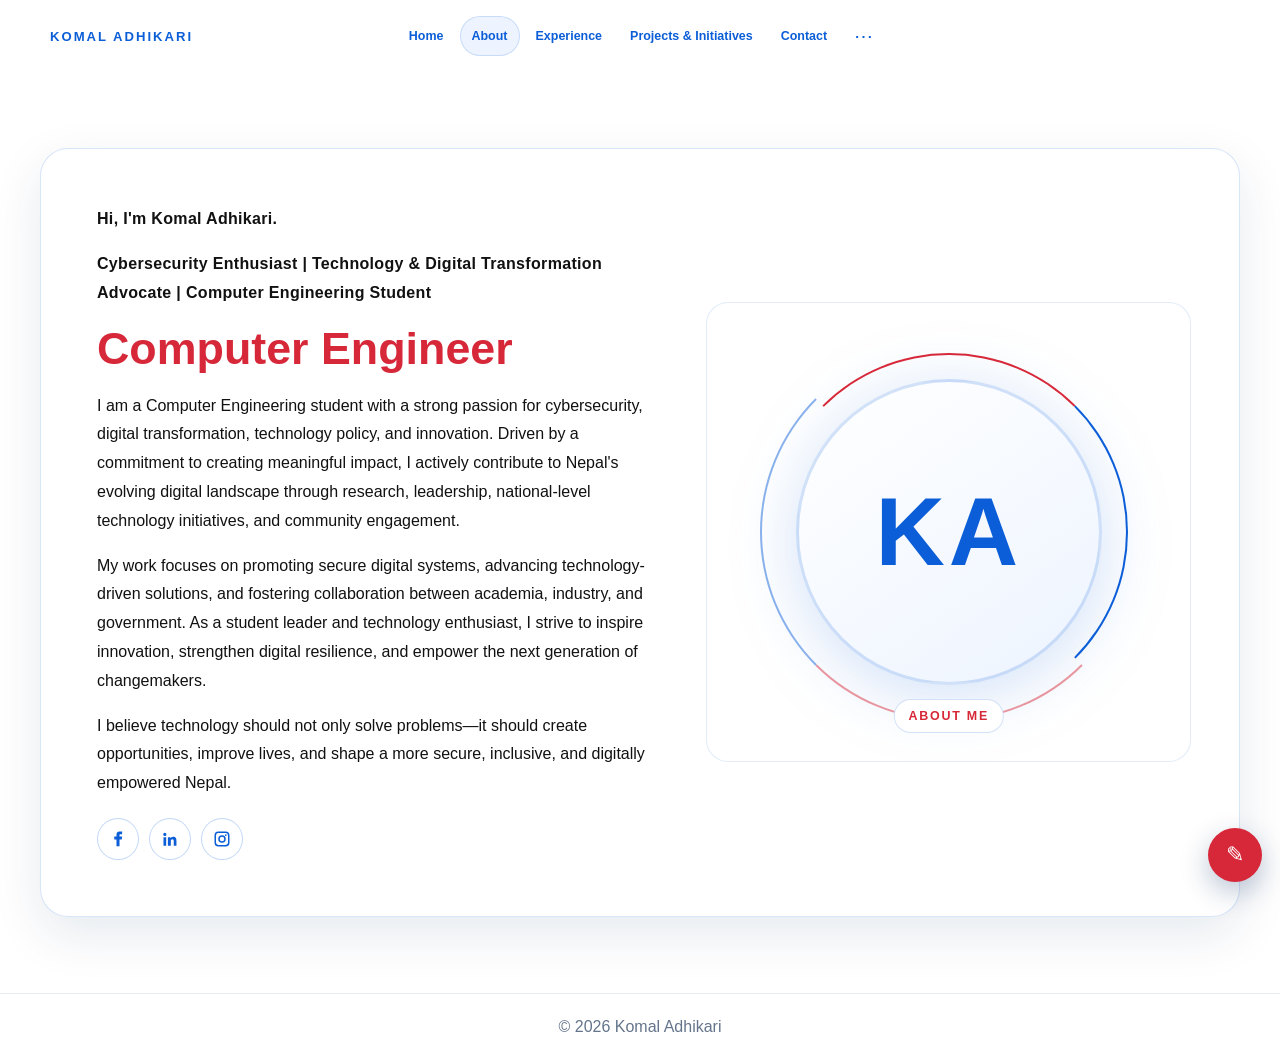
<file: portfolio/aboutme.html>
<!doctype html>
<html lang="en">
<head>
    <meta charset="utf-8">
    <meta name="viewport" content="width=device-width, initial-scale=1">
    <meta name="description" content="About Komal Adhikari, a Computer Engineering student focused on cybersecurity and digital transformation.">
    <title>About | Komal Adhikari</title>
    <link rel="stylesheet" href="./assets/site.css">
    <style>
        .about-page {
            width: min(1200px, calc(100% - 32px));
            margin: 0 auto;
            padding: clamp(36px, 7vw, 76px) 0;
        }
        .about-card {
            display: grid;
            grid-template-columns: 1.2fr 1fr;
            align-items: center;
            gap: 36px;
            padding: clamp(24px, 4vw, 48px);
            border: 1px solid rgba(11, 94, 215, 0.16);
            border-radius: 28px;
            background: #FFFFFF;
            box-shadow: 0 18px 50px rgba(9, 47, 99, 0.1);
        }
        .text-panel {
            display: flex;
            flex-direction: column;
            justify-content: center;
            padding: 8px;
        }
        .about-eyebrow {
            margin: 0 0 14px;
            color: #D62839;
            font-size: clamp(1.05rem, 1.8vw, 1.4rem);
            font-weight: 700;
            letter-spacing: 0.02em;
        }
        .about-tagline {
            margin: 0 0 14px;
            color: #0B5ED7;
            font-size: clamp(0.72rem, 1vw, 0.88rem);
            font-weight: 600;
            letter-spacing: 0.02em;
            line-height: 1.6;
        }
        .text-panel h1 {
            margin: 0 0 18px;
            color: #D62839;
            font-size: clamp(1.8rem, 3.5vw, 2.8rem);
            font-weight: 900;
            line-height: 1.12;
        }
        .text-panel p {
            max-width: 62ch;
            margin: 0 0 16px;
            color: #111111;
            font-size: 1rem;
            line-height: 1.8;
        }
        .social-links {
            display: flex;
            align-items: center;
            gap: 10px;
            margin-top: 4px;
        }
        .social-link {
            width: 42px;
            height: 42px;
            display: grid;
            place-items: center;
            border: 1px solid rgba(11, 94, 215, 0.24);
            border-radius: 50%;
            background: #FFFFFF;
            color: #0B5ED7;
            text-decoration: none;
            transition: transform 0.2s ease, border-color 0.2s ease, background 0.2s ease, color 0.2s ease;
        }
        .social-link:hover {
            transform: translateY(-3px);
            border-color: #D62839;
            background: #D62839;
            color: #FFFFFF;
        }
        .social-link svg {
            width: 18px;
            height: 18px;
            fill: currentColor;
        }
        .profile-panel {
            min-height: 460px;
            display: grid;
            place-items: center;
            position: relative;
            overflow: hidden;
            border: 1px solid rgba(11, 94, 215, 0.12);
            border-radius: 22px;
            background: #FFFFFF;
        }
        .profile-3d {
            width: min(330px, 76%);
            aspect-ratio: 1;
            position: relative;
            border-radius: 50%;
            animation: avatarFloat 5s ease-in-out infinite;
            filter: drop-shadow(0 12px 30px rgba(11, 94, 215, 0.18));
        }
        .profile-3d::before,
        .profile-3d::after {
            content: "";
            position: absolute;
            inset: -14px;
            border: 2px solid transparent;
            border-radius: 50%;
            pointer-events: none;
        }
        .profile-3d::before {
            border-top-color: #D62839;
            border-right-color: #0B5ED7;
            animation: spinRing 8s linear infinite;
        }
        .profile-3d::after {
            inset: -24px;
            border-left-color: rgba(11, 94, 215, 0.48);
            border-bottom-color: rgba(214, 40, 57, 0.48);
            animation: spinRingReverse 12s linear infinite;
        }
        .profile-core {
            position: absolute;
            inset: 12px;
            display: grid;
            place-items: center;
            border: 3px solid rgba(11, 94, 215, 0.18);
            border-radius: 50%;
            background: linear-gradient(145deg, #FFFFFF, #EDF4FF);
            animation: portraitTilt 6s ease-in-out infinite;
        }
        .profile-core::before {
            content: "KA";
            color: #0B5ED7;
            font-size: clamp(4rem, 8vw, 6rem);
            font-weight: 900;
            letter-spacing: 0.04em;
        }
        .profile-badge {
            position: absolute;
            bottom: 28px;
            left: 50%;
            z-index: 1;
            padding: 9px 14px;
            transform: translateX(-50%);
            border: 1px solid rgba(11, 94, 215, 0.18);
            border-radius: 999px;
            background: #FFFFFF;
            color: #D62839;
            font-size: 0.78rem;
            font-weight: 800;
            letter-spacing: 0.14em;
        }
        @keyframes avatarFloat {
            0%, 100% { transform: translateY(0); }
            50% { transform: translateY(-8px); }
        }
        @keyframes spinRing {
            to { transform: rotate(360deg); }
        }
        @keyframes spinRingReverse {
            from { transform: rotate(360deg); }
            to { transform: rotate(0deg); }
        }
        @keyframes portraitTilt {
            0%, 100% { transform: rotateY(-8deg) rotateX(5deg); }
            50% { transform: rotateY(8deg) rotateX(-3deg); }
        }
        @media (max-width: 760px) {
            .about-card {
                grid-template-columns: 1fr;
                gap: 22px;
                padding: 22px;
            }
            .profile-panel {
                min-height: 320px;
                grid-row: 1;
            }
            .profile-3d {
                width: min(230px, 64%);
            }
        }
        @media (max-width: 480px) {
            .about-page {
                width: calc(100% - 24px);
                padding: 32px 0 48px;
            }
            .about-card {
                padding: 16px;
                border-radius: 18px;
            }
            .profile-panel {
                min-height: 260px;
            }
            .text-panel p {
                font-size: 0.94rem;
                line-height: 1.72;
            }
        }
        @media (prefers-reduced-motion: reduce) {
            .profile-3d,
            .profile-3d::before,
            .profile-3d::after,
            .profile-core {
                animation: none;
            }
        }
    </style>
</head>
<body>
    <header class="site-header"></header>
    <main class="page-main">
        <section class="about-page" id="about">
            <article class="about-card">
                <div class="text-panel">
                    <p class="about-eyebrow">Hi, I'm Komal Adhikari.</p>
                    <p class="about-tagline">Cybersecurity Enthusiast | Technology &amp; Digital Transformation Advocate | Computer Engineering Student</p>
                    <h1>Computer Engineer</h1>
                    <p>I am a Computer Engineering student with a strong passion for cybersecurity, digital transformation, technology policy, and innovation. Driven by a commitment to creating meaningful impact, I actively contribute to Nepal's evolving digital landscape through research, leadership, national-level technology initiatives, and community engagement.</p>
                    <p>My work focuses on promoting secure digital systems, advancing technology-driven solutions, and fostering collaboration between academia, industry, and government. As a student leader and technology enthusiast, I strive to inspire innovation, strengthen digital resilience, and empower the next generation of changemakers.</p>
                    <p>I believe technology should not only solve problems—it should create opportunities, improve lives, and shape a more secure, inclusive, and digitally empowered Nepal.</p>
                    <div class="social-links" aria-label="Social media profiles">
                        <a class="social-link" href="https://www.facebook.com/KomalAC12" target="_blank" rel="noopener noreferrer" aria-label="Facebook">
                            <svg viewBox="0 0 24 24" aria-hidden="true"><path d="M14 8.5V6.8c0-.8.5-1 1-1h2.5V2h-3.4C10.8 2 10 4.2 10 6.5v2H7v4h3v9h4v-9h3l.5-4H14z"/></svg>
                        </a>
                        <a class="social-link" href="https://www.linkedin.com/in/komalad/" target="_blank" rel="noopener noreferrer" aria-label="LinkedIn">
                            <svg viewBox="0 0 24 24" aria-hidden="true"><path d="M5.1 3.7A2.1 2.1 0 1 1 5.1 8a2.1 2.1 0 0 1 0-4.3zM3.3 9.5h3.6V21H3.3V9.5zm5.9 0h3.4v1.6h.1c.5-.9 1.7-2 3.5-2 3.7 0 4.4 2.4 4.4 5.6V21h-3.6v-5.6c0-1.3 0-3-1.8-3s-2.1 1.4-2.1 2.9V21H9.2V9.5z"/></svg>
                        </a>
                        <a class="social-link" href="https://www.instagram.com/komal_adc" target="_blank" rel="noopener noreferrer" aria-label="Instagram">
                            <svg viewBox="0 0 24 24" aria-hidden="true"><path d="M7.2 2h9.6A5.2 5.2 0 0 1 22 7.2v9.6a5.2 5.2 0 0 1-5.2 5.2H7.2A5.2 5.2 0 0 1 2 16.8V7.2A5.2 5.2 0 0 1 7.2 2zm0 2A3.2 3.2 0 0 0 4 7.2v9.6A3.2 3.2 0 0 0 7.2 20h9.6a3.2 3.2 0 0 0 3.2-3.2V7.2A3.2 3.2 0 0 0 16.8 4H7.2zm9.9 1.5a1.2 1.2 0 1 1 0 2.4 1.2 1.2 0 0 1 0-2.4zM12 7a5 5 0 1 1 0 10 5 5 0 0 1 0-10zm0 2a3 3 0 1 0 0 6 3 3 0 0 0 0-6z"/></svg>
                        </a>
                    </div>
                </div>
                <div class="profile-panel">
                    <div class="profile-3d">
                        <div class="profile-core" role="img" aria-label="Komal Adhikari monogram"></div>
                    </div>
                    <div class="profile-badge">ABOUT ME</div>
                </div>
            </article>
        </section>
    </main>
    <footer class="site-footer">&copy; 2026 Komal Adhikari</footer>
    <script src="./assets/site.js"></script>
</body>
</html>
</file>
<file: portfolio/assets/site.css>
:root {
    --navy: #0B5ED7;
    --blue: #0B5ED7;
    --red: #D62839;
    --main-heading: #D62839;
    --sub-heading: #0B5ED7;
    --body-text: #111111;
    --blush: #FFFFFF;
    --charcoal: #333333;
    --line: #E8EDF4;
}

* { box-sizing: border-box; }
html { scroll-behavior: smooth; }
body {
    margin: 0;
    background: #FFFFFF;
    color: var(--body-text);
    font-family: Inter, Arial, sans-serif;
}

.site-header {
    position: sticky;
    top: 0;
    z-index: 50;
    background: rgba(255, 255, 255, 0.96);
    backdrop-filter: blur(12px);
}
.nav-wrap {
    width: min(1180px, calc(100% - 32px));
    min-height: 72px;
    margin: 0 auto;
    display: grid;
    grid-template-columns: 1fr auto 1fr;
    align-items: center;
}
.brand {
    color: var(--navy);
    font-size: 0.86rem;
    font-weight: 800;
    letter-spacing: 2px;
    text-decoration: none;
    white-space: nowrap;
}
.nav-links { display: flex; align-items: center; gap: 4px; }
.nav-links a {
    min-height: 40px;
    display: inline-flex;
    align-items: center;
    padding: 8px 11px;
    border: 1px solid transparent;
    border-radius: 999px;
    color: var(--navy);
    font-size: 0.78rem;
    font-weight: 600;
    text-decoration: none;
    white-space: nowrap;
    transition: 0.2s ease;
}
.nav-links a:hover,
.nav-links a.active {
    border-color: rgba(11, 94, 215, 0.16);
    background: #EDF4FF;
    color: var(--blue);
}
.more-menu { position: relative; }
.more-toggle {
    width: 40px;
    height: 40px;
    border: 1px solid transparent;
    border-radius: 50%;
    background: transparent;
    color: var(--navy);
    cursor: pointer;
    font-size: 1.2rem;
}
.more-toggle:hover,
.more-menu.open .more-toggle,
.more-toggle.active {
    border-color: rgba(11, 94, 215, 0.16);
    background: #EDF4FF;
}
.more-panel {
    position: absolute;
    top: calc(100% + 10px);
    right: 0;
    min-width: 170px;
    display: grid;
    gap: 2px;
    padding: 8px;
    border: 1px solid var(--line);
    border-radius: 12px;
    background: #FFFFFF;
    box-shadow: 0 14px 34px rgba(9, 47, 99, 0.12);
    opacity: 0;
    visibility: hidden;
    transform: translateY(-6px);
    transition: 0.2s ease;
}
.more-menu.open .more-panel { opacity: 1; visibility: visible; transform: translateY(0); }
.more-panel a {
    padding: 10px 12px;
    border-radius: 8px;
    color: var(--navy);
    font-size: 0.84rem;
    text-decoration: none;
}
.more-panel a:hover { background: #FFF0F0; color: #D62839; }
.menu-toggle { display: none; }

.page-main {
    min-height: calc(100vh - 150px);
    background: #FFFFFF;
}

#services,
#experience,
.site-footer,
.gallery-item,
.blog-cover,
.card,
.panel-card {
    background: #FFFFFF;
}
.page-shell {
    width: min(1180px, calc(100% - 32px));
    margin: 0 auto;
    padding: 64px 0 76px;
}
.page-heading { margin-bottom: 34px; text-align: center; }
.page-heading h1,
.card h2 {
    margin: 0;
    color: var(--main-heading);
    font-family: Georgia, "Times New Roman", serif;
    font-size: clamp(2.2rem, 5vw, 3.6rem);
}
.card h2 {
    color: var(--main-heading);
    font-size: clamp(1.15rem, 1.8vw, 1.55rem);
    line-height: 1.25;
}
.site-header .brand {
    margin: 0;
    color: var(--navy);
    font-family: Inter, Arial, sans-serif;
    font-size: 0.82rem;
    font-weight: 800;
    letter-spacing: 2px;
}
.card h3,
.meta,
.page-heading p,
.card p {
    color: var(--body-text);
}
.card h3 { color: var(--sub-heading); }
.page-heading p { margin: 12px 0 0; color: var(--charcoal); }
.divider {
    width: 54px;
    height: 2px;
    margin: 16px auto 0;
    border-radius: 999px;
    background: var(--red);
}

.cards-grid {
    display: grid;
    grid-template-columns: repeat(2, minmax(0, 1fr));
    gap: 24px;
}
.three-grid { grid-template-columns: repeat(3, minmax(0, 1fr)); }
.card {
    border: 1px solid rgba(9, 47, 99, 0.06);
    border-radius: 14px;
    background: #FFFFFF;
    padding: 34px;
    box-shadow: 0 14px 38px rgba(9, 47, 99, 0.07);
}
.card h2, .card h3 {
    margin: 0 0 10px;
    color: var(--navy);
    font-family: Georgia, "Times New Roman", serif;
}
.card h2 { color: var(--red); }
.meta { color: var(--navy); font-size: 0.78rem; font-weight: 700; line-height: 1.55; }
.card p { line-height: 1.75; }
.button {
    display: inline-flex;
    align-items: center;
    justify-content: center;
    min-height: 44px;
    margin-top: 12px;
    padding: 10px 18px;
    border: 1.5px solid var(--red);
    border-radius: 999px;
    color: var(--navy);
    font-size: 0.78rem;
    font-weight: 800;
    letter-spacing: 0.8px;
    text-decoration: none;
}
.button:hover { background: var(--red); color: #FFFFFF; }
.card,
.panel-card {
    transition: transform 0.22s ease, box-shadow 0.22s ease, border-color 0.22s ease;
}
.card:hover,
.card:focus-within,
.panel-card:hover,
.panel-card:focus-within {
    transform: translateY(-4px);
    border-color: rgba(11, 94, 215, 0.24);
    box-shadow: 0 20px 46px rgba(9, 47, 99, 0.14);
}

@media (prefers-reduced-motion: reduce) {
    .card,
    .panel-card {
        transition: none;
    }

    .card:hover,
    .card:focus-within,
    .panel-card:hover,
    .panel-card:focus-within {
        transform: none;
    }
}

/* Shared portfolio heading hierarchy */
.page-heading h1,
.hero-section h1,
.hero-section h2,
.section-shell h1,
.section-shell h2,
.section-shell h3,
.cards-grid h2,
.cards-grid h3,
.blog-card h2,
.blog-card h3,
.resume-layout h2,
.resume-layout h3 {
    color: var(--main-heading);
}
.hero-section h2,
.hero-section h3,
.cards-grid h3,
.section-head span,
.subpage-head h3,
.card h3,
.blog-card .category,
.meta {
    color: var(--sub-heading);
}
.page-main p,
.hero-section p,
.section-shell p,
.card p,
.cards-grid p,
.resume-layout p {
    color: var(--body-text);
}

.resume-layout { display: grid; grid-template-columns: 2fr 1fr; gap: 24px; }
.resume-layout ul { margin: 12px 0 0; padding-left: 18px; line-height: 1.75; }
.gallery-grid {
    display: grid;
    grid-template-columns: repeat(3, minmax(0, 1fr));
    gap: 18px;
}
.gallery-item {
    min-height: 220px;
    display: flex;
    align-items: flex-end;
    border: 1px solid var(--line);
    border-radius: 14px;
    background: #EDF4FF;
    padding: 20px;
    color: var(--navy);
    cursor: pointer;
}
.gallery-item strong { background: rgba(255,255,255,.88); padding: 8px 10px; border-radius: 8px; }

.lightbox {
    position: fixed;
    inset: 0;
    z-index: 100;
    display: grid;
    place-items: center;
    padding: 24px;
    background: rgba(9, 47, 99, 0.78);
    opacity: 0;
    visibility: hidden;
}
.lightbox.open { opacity: 1; visibility: visible; }
.lightbox-panel {
    width: min(760px, 100%);
    min-height: 420px;
    display: grid;
    place-items: center;
    border-radius: 16px;
    background: #FFFFFF;
    color: var(--navy);
    font-family: Georgia, "Times New Roman", serif;
    font-size: clamp(1.4rem, 4vw, 2.4rem);
    text-align: center;
}
.lightbox-close {
    position: absolute;
    top: 20px;
    right: 20px;
    width: 42px;
    height: 42px;
    border: 0;
    border-radius: 50%;
    background: #FFFFFF;
    color: var(--navy);
    cursor: pointer;
    font-size: 1.2rem;
}

.blog-grid { display: grid; grid-template-columns: repeat(3, minmax(0, 1fr)); gap: 24px; }
.blog-cover {
    height: 180px;
    margin: -34px -34px 24px;
    border-radius: 14px 14px 0 0;
    background: #EDF4FF;
}
.blog-card time { color: var(--red); font-size: 0.78rem; font-weight: 700; }
.blog-card .category { color: var(--navy); font-size: 0.78rem; font-weight: 700; }

.site-footer {
    border-top: 1px solid var(--line);
    background: #FFFFFF;
    text-align: center;
    color: #64748B;
    padding: 24px 16px;
}

@media (max-width: 900px) {
    .nav-wrap { grid-template-columns: 1fr auto; }
    .menu-toggle {
        display: inline-grid;
        place-items: center;
        width: 42px;
        height: 42px;
        border: 0;
        background: transparent;
        color: var(--navy);
        cursor: pointer;
    }
    .nav-links {
        position: absolute;
        top: 64px;
        left: 16px;
        right: 16px;
        display: grid;
        gap: 4px;
        padding: 10px;
        border: 1px solid var(--line);
        border-radius: 14px;
        background: #FFFFFF;
        box-shadow: 0 14px 34px rgba(9, 47, 99, 0.12);
        opacity: 0;
        visibility: hidden;
        transform: translateY(-6px);
    }
    .nav-links.open { opacity: 1; visibility: visible; transform: translateY(0); }
    .nav-links a { width: 100%; }
    .more-menu { display: grid; }
    .more-toggle { width: 100%; border-radius: 999px; }
    .more-panel { position: static; max-height: 0; overflow: hidden; opacity: 1; visibility: visible; transform: none; box-shadow: none; border: 0; padding: 0 8px; }
    .more-menu.open .more-panel { max-height: 220px; padding: 8px; }
    .cards-grid, .three-grid, .blog-grid, .gallery-grid, .resume-layout { grid-template-columns: repeat(2, minmax(0, 1fr)); }
}
@media (max-width: 600px) {
    .cards-grid, .three-grid, .blog-grid, .gallery-grid, .resume-layout { grid-template-columns: 1fr; }
    .page-shell { width: min(100% - 24px, 1180px); padding: 44px 0 56px; }
    .card { padding: 28px 24px; }
}
</file>
